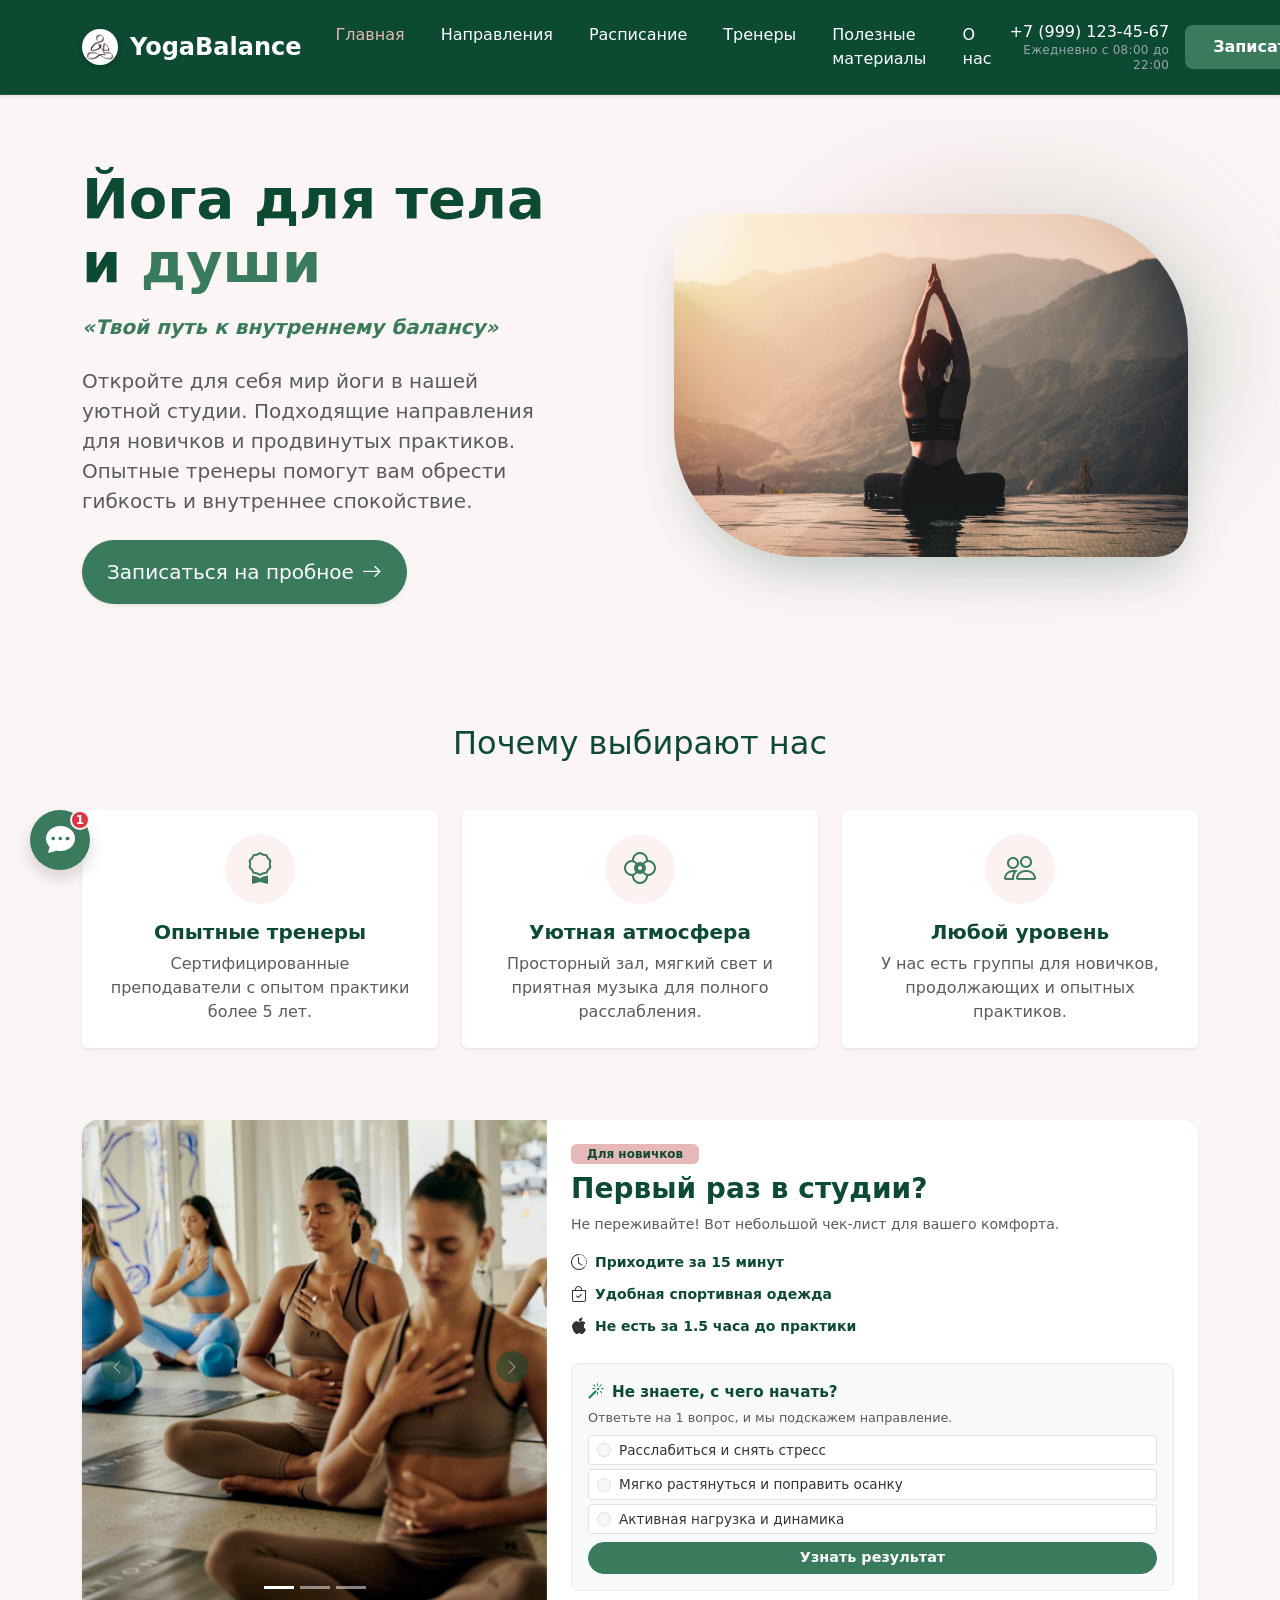
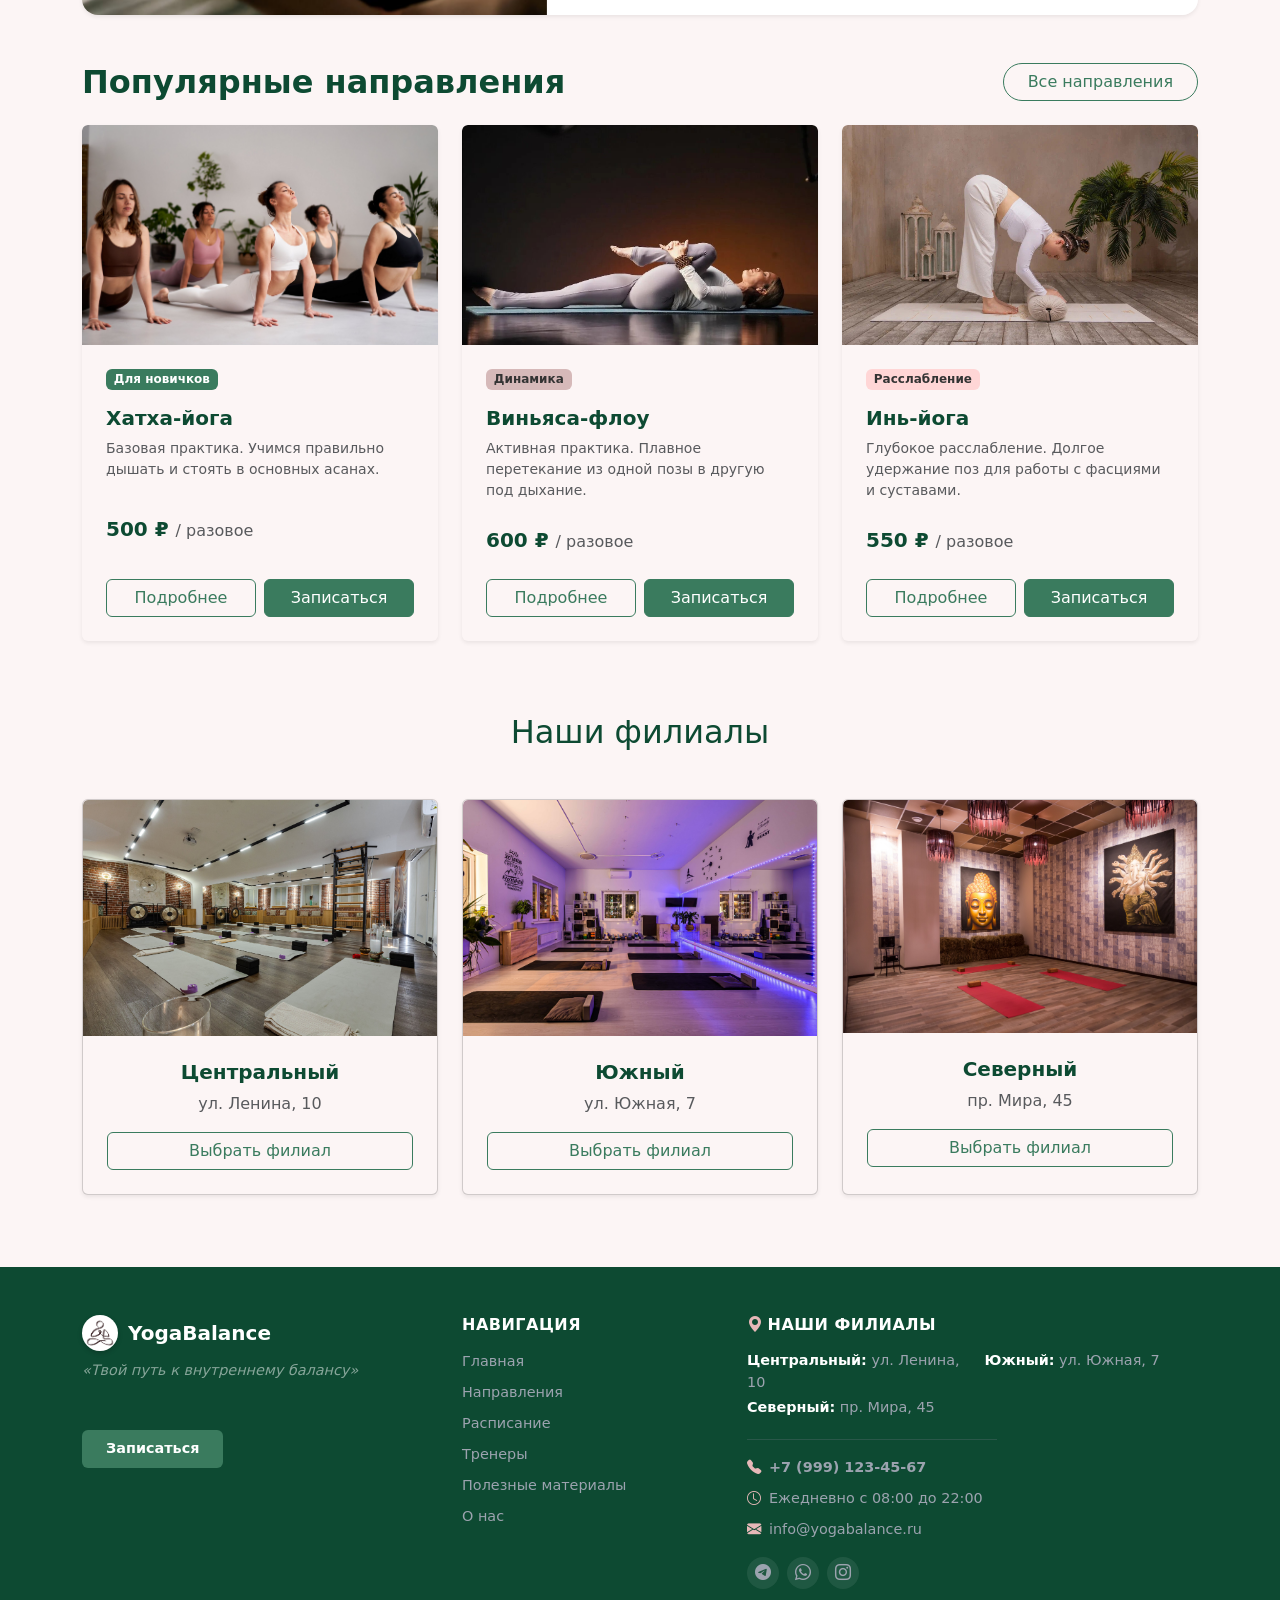
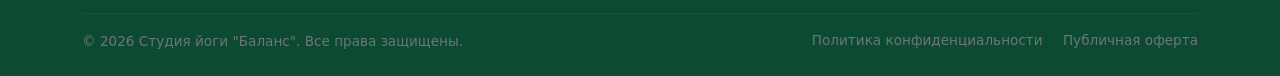
<file: index.html>
<!DOCTYPE html>
<html lang="ru">
<head>
    <meta charset="UTF-8">
    <meta name="viewport" content="width=device-width, initial-scale=1.0">
    <title>Главная – Студия йоги "Баланс"</title>
    <link href="https://cdn.jsdelivr.net/npm/bootstrap@5.3.3/dist/css/bootstrap.min.css" rel="stylesheet">
    <link rel="stylesheet" href="https://cdn.jsdelivr.net/npm/bootstrap-icons@1.11.1/font/bootstrap-icons.css">
    <link rel="stylesheet" href="css/custom.css">
</head>
<body>

    <nav class="navbar navbar-expand-lg navbar-custom sticky-top shadow-sm">
        <div class="container">
            <a class="navbar-brand navbar-brand-custom" href="index.html">
                <div class="logo-wrapper"><img src="images/yoga-up.png" alt="Логотип"></div>
                YogaBalance
            </a>
            <button class="navbar-toggler border-0" type="button" data-bs-toggle="collapse" data-bs-target="#mainNavbar">
                <span class="navbar-toggler-icon" style="filter: invert(1);"></span>
            </button>
            <div class="collapse navbar-collapse" id="mainNavbar">
                <ul class="navbar-nav mx-auto mb-2 mb-lg-0">
                    <li class="nav-item"><a class="nav-link nav-link-custom active" href="index.html">Главная</a></li>
                    <li class="nav-item"><a class="nav-link nav-link-custom" href="catalog.html">Направления</a></li>
                    <li class="nav-item"><a class="nav-link nav-link-custom" href="schedule.html">Расписание</a></li>
                    <li class="nav-item"><a class="nav-link nav-link-custom" href="trainers.html">Тренеры</a></li>
                    <li class="nav-item"><a class="nav-link nav-link-custom" href="materials.html">Полезные материалы</a></li>
                    <li class="nav-item"><a class="nav-link nav-link-custom" href="about.html">О нас</a></li>
                </ul>
                <div class="d-flex flex-column flex-lg-row align-items-center gap-3 mt-3 mt-lg-0">
                    <div class="d-flex flex-column text-center text-lg-end justify-content-center">
                        <a href="tel:+79991234567" class="nav-phone">+7 (999) 123-45-67</a>
                        <span class="nav-work-time">Ежедневно с 08:00 до 22:00</span>
                    </div>
                    <a href="order.html" class="btn btn-nav-order">Записаться</a>
                </div>
            </div>
        </div>
    </nav>

    <main>
        <section class="hero-section py-4 py-lg-5 my-2 my-lg-4 position-relative overflow-hidden">
            <div class="container position-relative z-2">
                <div class="row align-items-center g-5">
                    <div class="col-12 col-lg-6">
                        <div class="hero-content pe-lg-4">
                            <h2 class="display-4 fw-bold mb-3 text-dark" style="line-height: 1.15;">
                                Йога для тела <br>и <span style="color: #3a7b5e;">души</span>
                            </h2>
                            <p class="lead text-primary fw-bold mb-4 fst-italic">«Твой путь к внутреннему балансу»</p>
                            <p class="lead text-muted mb-4 pe-lg-5">
                                Откройте для себя мир йоги в нашей уютной студии. Подходящие направления для новичков и продвинутых практиков. Опытные тренеры помогут вам обрести гибкость и внутреннее спокойствие.
                            </p>
                            <div class="d-flex flex-column flex-sm-row gap-3 mt-4">
                                <button class="btn btn-primary btn-lg rounded-pill px-4 py-3 shadow-sm d-inline-flex align-items-center justify-content-center" data-bs-toggle="modal" data-bs-target="#orderModal">
                                    Записаться на пробное
                                    <i class="bi bi-arrow-right ms-2"></i>
                                </button>
                            </div>
                        </div>
                    </div>
                    <div class="col-12 col-lg-6">
                        <div class="hero-image-wrapper position-relative">
                            <div class="hero-blob"></div>
                            <img src="images/yoga.jpg" onerror="this.src='https://placehold.co/600x500/e0eafc/333333?text=Йога'" class="hero-img-custom img-fluid" alt="Йога">
                        </div>
                    </div>
                </div>
            </div>
        </section>

        <section class="container my-5 py-4">
            <h2 class="text-center mb-5 text-dark">Почему выбирают нас</h2>
            <div class="row g-4">
                <div class="col-12 col-md-4">
                    <div class="p-4 bg-white rounded h-100 shadow-sm text-center feature-box">
                        <div class="feature-icon mb-3 mx-auto"><i class="bi bi-award"></i></div>
                        <h3 class="h5 text-dark fw-bold">Опытные тренеры</h3>
                        <p class="mb-0 text-muted">Сертифицированные преподаватели с опытом практики более 5 лет.</p>
                    </div>
                </div>
                <div class="col-12 col-md-4">
                    <div class="p-4 bg-white rounded h-100 shadow-sm text-center feature-box">
                        <div class="feature-icon mb-3 mx-auto"><i class="bi bi-flower2"></i></div>
                        <h3 class="h5 text-dark fw-bold">Уютная атмосфера</h3>
                        <p class="mb-0 text-muted">Просторный зал, мягкий свет и приятная музыка для полного расслабления.</p>
                    </div>
                </div>
                <div class="col-12 col-md-4">
                    <div class="p-4 bg-white rounded h-100 shadow-sm text-center feature-box">
                        <div class="feature-icon mb-3 mx-auto"><i class="bi bi-people"></i></div>
                        <h3 class="h5 text-dark fw-bold">Любой уровень</h3>
                        <p class="mb-0 text-muted">У нас есть группы для новичков, продолжающих и опытных практиков.</p>
                    </div>
                </div>
            </div>
        </section>

        <!-- ЧЕК-ЛИСТ ДЛЯ НОВИЧКОВ (КОМПАКТНЫЙ) -->
        <section class="container my-5">
            <div class="card border-0 shadow-sm rounded-4 overflow-hidden">
                <div class="row g-0 align-items-stretch">
                    
                    <!-- Левая часть: Карусель (Картинка) -->
                    <div class="col-12 col-lg-5 position-relative" style="min-height: 450px;">
                        <div id="newbieCarousel" class="carousel slide carousel-fade h-100 position-absolute w-100" data-bs-ride="carousel">
                            <div class="carousel-indicators">
                                <button type="button" data-bs-target="#newbieCarousel" data-bs-slide-to="0" class="active"></button>
                                <button type="button" data-bs-target="#newbieCarousel" data-bs-slide-to="1"></button>
                                <button type="button" data-bs-target="#newbieCarousel" data-bs-slide-to="2"></button>
                            </div>
                            <div class="carousel-inner h-100">
                                <div class="carousel-item active h-100">
                                    <img src="images/first-time-1.jpg" onerror="this.src='https://placehold.co/800x1000/e0eafc/333333?text=Фото+1'" class="d-block w-100 h-100" style="object-fit: cover;" alt="Йога">
                                </div>
                                <div class="carousel-item h-100">
                                    <img src="images/first-time-2.jpg" onerror="this.src='https://placehold.co/800x1000/ffd6d6/333333?text=Фото+2'" class="d-block w-100 h-100" style="object-fit: cover;" alt="Йога">
                                </div>
                                <div class="carousel-item h-100">
                                    <img src="images/first-time-3.jpg" onerror="this.src='https://placehold.co/800x1000/d4edda/333333?text=Фото+3'" class="d-block w-100 h-100" style="object-fit: cover;" alt="Йога">
                                </div>
                            </div>
                            <button class="carousel-control-prev" type="button" data-bs-target="#newbieCarousel" data-bs-slide="prev">
                                <span class="carousel-control-prev-icon bg-dark rounded-circle p-2" style="background-size: 50%;" aria-hidden="true"></span>
                            </button>
                            <button class="carousel-control-next" type="button" data-bs-target="#newbieCarousel" data-bs-slide="next">
                                <span class="carousel-control-next-icon bg-dark rounded-circle p-2" style="background-size: 50%;" aria-hidden="true"></span>
                            </button>
                        </div>
                    </div>

                    <!-- Правая часть: Текст и Квиз -->
                    <div class="col-12 col-lg-7 p-4 bg-white d-flex flex-column justify-content-center">
                        <span class="badge mb-2 align-self-start px-3 py-1" style="background-color: #e6b8b8; color: #0d4a32;">Для новичков</span>
                        <h3 class="fw-bold mb-2 text-dark">Первый раз в студии?</h3>
                        <p class="text-muted small mb-3">Не переживайте! Вот небольшой чек-лист для вашего комфорта.</p>
                        
                        <ul class="list-unstyled mb-3">
                            <li class="mb-2 d-flex align-items-center">
                                <div class="checklist-icon me-2"><i class="bi bi-clock-history"></i></div>
                                <span class="fw-bold text-dark small">Приходите за 15 минут</span>
                            </li>
                            <li class="mb-2 d-flex align-items-center">
                                <div class="checklist-icon me-2"><i class="bi bi-bag-check"></i></div>
                                <span class="fw-bold text-dark small">Удобная спортивная одежда</span>
                            </li>
                            <li class="mb-0 d-flex align-items-center">
                                <div class="checklist-icon me-2"><i class="bi bi-apple"></i></div>
                                <span class="fw-bold text-dark small">Не есть за 1.5 часа до практики</span>
                            </li>
                        </ul>

                        <div class="quiz-box p-3 rounded-3 mt-2" style="background-color: #f8f9fa; border: 1px solid #e9ecef;">
                            <div class="d-flex align-items-center mb-1">
                                <i class="bi bi-magic text-success me-2"></i>
                                <h6 class="fw-bold text-dark mb-0" style="font-size: 0.95rem;">Не знаете, с чего начать?</h6>
                            </div>
                            <p class="text-muted mb-2" style="font-size: 0.8rem;">Ответьте на 1 вопрос, и мы подскажем направление.</p>
                            
                            <div class="d-flex flex-column gap-1 mb-2" id="quiz-options">
                                <label class="quiz-option px-2 py-1 rounded-1 bg-white border d-flex align-items-center cursor-pointer">
                                    <input type="radio" name="quizGoal" value="relax" class="form-check-input me-2 mt-0" style="width: 14px; height: 14px;">
                                    <span style="font-size: 0.85rem;">Расслабиться и снять стресс</span>
                                </label>
                                <label class="quiz-option px-2 py-1 rounded-1 bg-white border d-flex align-items-center cursor-pointer">
                                    <input type="radio" name="quizGoal" value="stretch" class="form-check-input me-2 mt-0" style="width: 14px; height: 14px;">
                                    <span style="font-size: 0.85rem;">Мягко растянуться и поправить осанку</span>
                                </label>
                                <label class="quiz-option px-2 py-1 rounded-1 bg-white border d-flex align-items-center cursor-pointer">
                                    <input type="radio" name="quizGoal" value="active" class="form-check-input me-2 mt-0" style="width: 14px; height: 14px;">
                                    <span style="font-size: 0.85rem;">Активная нагрузка и динамика</span>
                                </label>
                            </div>
                            
                            <button class="btn btn-primary btn-sm rounded-pill fw-bold w-100 py-1" onclick="showQuizResult()" style="font-size: 0.9rem;">Узнать результат</button>

                            <div id="quiz-result" class="mt-2 p-2 rounded-1 text-center" style="display: none; background-color: #d4edda; color: #0d4a32;">
                                <span class="fw-bold d-block" style="font-size: 0.9rem;" id="result-title">Вам подойдет...</span>
                                <span class="d-block mb-1" style="font-size: 0.8rem;" id="result-desc">...</span>
                                <a href="#" id="result-link" class="btn btn-sm btn-success rounded-pill px-3 py-0" style="font-size: 0.8rem;">Перейти к направлению</a>
                            </div>
                        </div>
                    </div>
                </div>
            </div>
        </section>

        <section class="container my-5 pb-4">
            <div class="d-flex justify-content-between align-items-center mb-4">
                <h2 class="mb-0 text-dark fw-bold">Популярные направления</h2>
                <a class="btn btn-outline-primary rounded-pill px-4" href="catalog.html">Все направления</a>
            </div>
            <div class="row g-4">
                <div class="col-12 col-md-6 col-lg-4">
                    <div class="card h-100 shadow-sm border-0 overflow-hidden">
                        <img src="images/yoga-hatha.jpg" onerror="this.src='https://placehold.co/400x300/e0eafc/333333?text=Хатха-йога'" class="card-img-top" style="height: 220px; object-fit: cover;" alt="Хатха-йога">
                        <div class="card-body p-4 d-flex flex-column">
                            <span class="badge mb-3 align-self-start" style="background-color: #3a7b5e;">Для новичков</span>
                            <h3 class="h5 text-dark fw-bold">Хатха-йога</h3>
                            <p class="text-muted small mb-4">Базовая практика. Учимся правильно дышать и стоять в основных асанах.</p>
                            <p class="fw-bold mb-4 mt-auto text-dark fs-5">500 ₽ <span class="text-muted fs-6 fw-normal">/ разовое</span></p>
                            <div class="d-flex gap-2 mt-auto">
                                <a class="btn btn-outline-primary w-50" href="product.html?direction=hatha">Подробнее</a>
                                <a class="btn btn-primary w-50" href="order.html?direction=hatha">Записаться</a>
                            </div>
                        </div>
                    </div>
                </div>
                <div class="col-12 col-md-6 col-lg-4">
                    <div class="card h-100 shadow-sm border-0 overflow-hidden">
                        <img src="images/yoga-vinyasa.jpg" onerror="this.src='https://placehold.co/400x300/ffd6d6/333333?text=Виньяса-флоу'" class="card-img-top" style="height: 220px; object-fit: cover;" alt="Виньяса-флоу">
                        <div class="card-body p-4 d-flex flex-column">
                            <span class="badge mb-3 align-self-start" style="background-color: #d6b9b9; color: #333;">Динамика</span>
                            <h3 class="h5 text-dark fw-bold">Виньяса-флоу</h3>
                            <p class="text-muted small mb-4">Активная практика. Плавное перетекание из одной позы в другую под дыхание.</p>
                            <p class="fw-bold mb-4 mt-auto text-dark fs-5">600 ₽ <span class="text-muted fs-6 fw-normal">/ разовое</span></p>
                            <div class="d-flex gap-2 mt-auto">
                                <a class="btn btn-outline-primary w-50" href="product.html?direction=vinyasa">Подробнее</a>
                                <a class="btn btn-primary w-50" href="order.html?direction=vinyasa">Записаться</a>
                            </div>
                        </div>
                    </div>
                </div>
                <div class="col-12 col-md-6 col-lg-4">
                    <div class="card h-100 shadow-sm border-0 overflow-hidden">
                        <img src="images/yoga-yin.jpg" onerror="this.src='https://placehold.co/400x300/d4edda/333333?text=Инь-йога'" class="card-img-top" style="height: 220px; object-fit: cover;" alt="Инь-йога">
                        <div class="card-body p-4 d-flex flex-column">
                            <span class="badge mb-3 align-self-start" style="background-color: #ffd6d6; color: #333;">Расслабление</span>
                            <h3 class="h5 text-dark fw-bold">Инь-йога</h3>
                            <p class="text-muted small mb-4">Глубокое расслабление. Долгое удержание поз для работы с фасциями и суставами.</p>
                            <p class="fw-bold mb-4 mt-auto text-dark fs-5">550 ₽ <span class="text-muted fs-6 fw-normal">/ разовое</span></p>
                            <div class="d-flex gap-2 mt-auto">
                                <a class="btn btn-outline-primary w-50" href="product.html?direction=yin">Подробнее</a>
                                <a class="btn btn-primary w-50" href="order.html?direction=yin">Записаться</a>
                            </div>
                        </div>
                    </div>
                </div>
            </div>
        </section>

        <section class="container my-5 pb-4">
            <h2 class="text-center mb-5 text-dark">Наши филиалы</h2>
            <div class="row g-4">
                <div class="col-12 col-md-4">
                    <div class="card shadow-sm h-100 text-center p-0 overflow-hidden">
                        <img src="images/location-center.jpg" onerror="this.src='https://placehold.co/400x250/e0eafc/333333?text=Центральный'" class="card-img-top" alt="Центральный филиал">
                        <div class="p-4">
                            <h3 class="h5 fw-bold text-dark">Центральный</h3>
                            <p class="text-muted mb-3">ул. Ленина, 10</p>
                            <a href="order.html" class="btn btn-outline-primary mt-auto w-100">Выбрать филиал</a>
                        </div>
                    </div>
                </div>
                <div class="col-12 col-md-4">
                    <div class="card shadow-sm h-100 text-center p-0 overflow-hidden">
                        <img src="images/location-park.jpg" onerror="this.src='https://placehold.co/400x250/ffd6d6/333333?text=Южный'" class="card-img-top" alt="Южный филиал">
                        <div class="p-4">
                            <h3 class="h5 fw-bold text-dark">Южный</h3>
                            <p class="text-muted mb-3">ул. Южная, 7</p>
                            <a href="order.html" class="btn btn-outline-primary mt-auto w-100">Выбрать филиал</a>
                        </div>
                    </div>
                </div>
                <div class="col-12 col-md-4">
                    <div class="card shadow-sm h-100 text-center p-0 overflow-hidden">
                        <img src="images/location-north.jpg" onerror="this.src='https://placehold.co/400x250/d4edda/333333?text=Северный'" class="card-img-top" alt="Северный филиал">
                        <div class="p-4">
                            <h3 class="h5 fw-bold text-dark">Северный</h3>
                            <p class="text-muted mb-3">пр. Мира, 45</p>
                            <a href="order.html" class="btn btn-outline-primary mt-auto w-100">Выбрать филиал</a>
                        </div>
                    </div>
                </div>
            </div>
        </section>
    </main>

    <footer class="pt-5 pb-4 mt-auto">
        <div class="container">
            <div class="row g-4 mb-4">
                <div class="col-12 col-lg-4">
                    <a href="index.html" class="d-flex align-items-center text-decoration-none mb-2">
                        <div class="logo-wrapper" style="width: 36px; height: 36px; margin-right: 10px;">
                            <img src="images/yoga-up.png" alt="Логотип">
                        </div>
                        <h5 class="fw-bold mb-0 text-white">YogaBalance</h5>
                    </a>
                    <p class="fst-italic text-white-50 mb-5">«Твой путь к внутреннему балансу»</p>
                    <a href="order.html" class="btn btn-footer-order">Записаться</a>
                </div>
                <div class="col-12 col-md-6 col-lg-3">
                    <h6 class="fw-bold mb-3 text-white text-uppercase">Навигация</h6>
                    <ul class="list-unstyled mb-0">
                        <li class="mb-2"><a href="index.html">Главная</a></li>
                        <li class="mb-2"><a href="catalog.html">Направления</a></li>
                        <li class="mb-2"><a href="schedule.html">Расписание</a></li>
                        <li class="mb-2"><a href="trainers.html">Тренеры</a></li>
                        <li class="mb-2"><a href="materials.html">Полезные материалы</a></li>
                        <li><a href="about.html">О нас</a></li>
                    </ul>
                </div>
                <div class="col-12 col-md-6 col-lg-5">
                    <h6 class="fw-bold mb-3 text-white text-uppercase">
                        <i class="bi bi-geo-alt-fill me-1" style="color: #e6b8b8;"></i>Наши филиалы
                    </h6>
                    <div class="row mb-3">
                        <div class="col-sm-6 mb-1"><span class="text-white fw-bold">Центральный:</span> ул. Ленина, 10</div>
                        <div class="col-sm-6 mb-1"><span class="text-white fw-bold">Южный:</span> ул. Южная, 7</div>
                        <div class="col-sm-6 mb-1"><span class="text-white fw-bold">Северный:</span> пр. Мира, 45</div>
                    </div>
                    <hr class="border-secondary my-3" style="max-width: 250px; opacity: 0.3;">
                    <div class="mb-0">
                        <p class="mb-2"><i class="bi bi-telephone-fill me-2"></i><a href="tel:+79991234567" class="footer-contact-link fw-bold">+7 (999) 123-45-67</a></p>
                        <p class="mb-2"><i class="bi bi-clock me-2"></i>Ежедневно с 08:00 до 22:00</p>
                        <p class="mb-3"><i class="bi bi-envelope-fill me-2"></i><a href="mailto:info@yogabalance.ru" class="footer-contact-link">info@yogabalance.ru</a></p>
                        <div class="d-flex gap-2">
                            <a href="#" class="social-icon"><i class="bi bi-telegram"></i></a>
                            <a href="#" class="social-icon"><i class="bi bi-whatsapp"></i></a>
                            <a href="#" class="social-icon"><i class="bi bi-instagram"></i></a>
                        </div>
                    </div>
                </div>
            </div>
            <hr class="border-secondary mb-3" style="opacity: 0.2;">
            <div class="row align-items-center">
                <div class="col-md-6 text-center text-md-start footer-copy">
                    &copy; 2026 Студия йоги "Баланс". Все права защищены.
                </div>
                <div class="col-md-6 text-center text-md-end mt-2 mt-md-0 footer-copy">
                    <a href="#" class="me-3">Политика конфиденциальности</a>
                    <a href="#">Публичная оферта</a>
                </div>
            </div>
        </div>
    </footer>

    <!-- МОДАЛЬНОЕ ОКНО -->
    <div class="modal fade" id="orderModal" tabindex="-1" aria-labelledby="orderModalLabel" aria-hidden="true">
        <div class="modal-dialog modal-dialog-centered modal-lg">
            <div class="modal-content">
                <form id="quickOrderForm">
                    <div class="modal-header bg-primary text-white">
                        <h5 class="modal-title fw-bold" id="orderModalLabel">Запись на пробное занятие</h5>
                        <button type="button" class="btn-close btn-close-white" data-bs-dismiss="modal" aria-label="Закрыть"></button>
                    </div>
                    <div class="modal-body">
                        <p class="text-muted mb-4">Оставьте свои контакты, и мы свяжемся с вами для подтверждения. Первое занятие — бесплатно!</p>
                        <div class="row g-3">
                            <div class="col-12">
                                <label for="modalName" class="form-label fw-bold small text-muted">Ваше имя *</label>
                                <input type="text" class="form-control form-control-lg bg-light" id="modalName" placeholder="Николай Иванов" minlength="2" maxlength="30" required>
                            </div>
                            <div class="col-12 col-md-6">
                                <label for="modalPhone" class="form-label fw-bold small text-muted">Номер телефона *</label>
                                <div class="input-group input-group-lg">
                                    <span class="input-group-text bg-light">🇷🇺 +7</span>
                                    <input type="tel" class="form-control bg-light" id="modalPhone" placeholder="(999) 999-9999" pattern="[0-9+\(\)\-\s]{10,18}" maxlength="18" required>
                                </div>
                            </div>
                            <div class="col-12 col-md-6">
                                <label for="modalAddress" class="form-label fw-bold small text-muted">Клуб (Филиал) *</label>
                                <select class="form-select form-select-lg bg-light" id="modalAddress" required>
                                    <option value="" selected disabled>Выберите филиал...</option>
                                    <option value="center">Центральный (ул. Ленина, 10)</option>
                                    <option value="north">Северный (пр. Мира, 45)</option>
                                    <option value="south">Южный (ул. Южная, 7)</option>
                                </select>
                            </div>
                            <div class="col-12">
                                <label for="modalEmail" class="form-label fw-bold small text-muted">Почта</label>
                                <input type="email" class="form-control form-control-lg bg-light" id="modalEmail" placeholder="test@mail.ru">
                            </div>
                            <div class="col-12 mt-3">
                                <div class="form-check">
                                    <input class="form-check-input" type="checkbox" id="modalAgree" required>
                                    <label class="form-check-label text-muted" for="modalAgree">Согласен на обработку данных *</label>
                                </div>
                            </div>
                        </div>
                    </div>
                    <div class="modal-footer justify-content-between">
                        <button type="button" class="btn btn-outline-secondary btn-lg rounded-pill px-4" data-bs-dismiss="modal">Отмена</button>
                        <button type="submit" class="btn btn-primary btn-lg rounded-pill px-5 shadow">Отправить</button>
                    </div>
                </form>
            </div>
        </div>
    </div>

    <button id="scrollTopBtn" class="btn" aria-label="Наверх">
        <img src="images/yoga-up.png" alt="Наверх">
    </button>

    <!-- ВИДЖЕТ КОНСУЛЬТАНТА -->
    <div class="consultant-widget">
        <div class="consultant-popup" id="consultantPopup">
            <button type="button" class="btn-close consultant-close" aria-label="Закрыть" onclick="toggleConsultant()"></button>
            <div class="d-flex align-items-center mb-3">
                <div class="consultant-avatar me-3"><i class="bi bi-person-badge"></i></div>
                <div>
                    <h6 class="fw-bold mb-0 text-dark">Анна, менеджер</h6>
                    <small class="text-success"><i class="bi bi-circle-fill" style="font-size: 0.5rem; vertical-align: middle;"></i> Онлайн</small>
                </div>
            </div>
            <p class="text-muted small mb-3">Здравствуйте! Помочь вам выбрать направление или ответить на вопросы?</p>
            <div class="d-grid gap-2">
                <a href="https://wa.me/79991234567" target="_blank" class="btn btn-success btn-sm rounded-pill text-start"><i class="bi bi-whatsapp me-2"></i> Написать в WhatsApp</a>
                <a href="https://t.me/yogabalance" target="_blank" class="btn btn-primary btn-sm rounded-pill text-start" style="background-color: #0088cc; border-color: #0088cc;"><i class="bi bi-telegram me-2"></i> Написать в Telegram</a>
                <a href="tel:+79991234567" class="btn btn-outline-secondary btn-sm rounded-pill text-start"><i class="bi bi-telephone me-2"></i> Позвонить</a>
            </div>
        </div>
        <button class="consultant-btn shadow" onclick="toggleConsultant()" aria-label="Связаться с консультантом">
            <i class="bi bi-chat-dots-fill"></i>
            <span class="consultant-badge">1</span>
        </button>
    </div>

    <!-- КОНТЕЙНЕР ДЛЯ ВСПЛЫВАЮЩИХ УВЕДОМЛЕНИЙ (ТОСТОВ) -->
    <div class="toast-container position-fixed top-0 end-0 p-3" style="z-index: 1090;">
        <div id="successToast" class="toast align-items-center border-0 shadow-lg" role="alert" aria-live="assertive" aria-atomic="true" style="background-color: #ffffff; border-radius: 12px;">
            <div class="d-flex p-2">
                <div class="toast-body d-flex align-items-center">
                    <div class="bg-success bg-opacity-25 rounded-circle d-flex align-items-center justify-content-center me-3" style="width: 40px; height: 40px;">
                        <i class="bi bi-check-lg text-success fs-5"></i>
                    </div>
                    <div>
                        <h6 class="fw-bold mb-0 text-dark" id="toastTitle">Успешно!</h6>
                        <span class="text-muted small" id="toastMessage">Ваша заявка принята.</span>
                    </div>
                </div>
                <button type="button" class="btn-close me-2 m-auto" data-bs-dismiss="toast" aria-label="Закрыть"></button>
            </div>
        </div>
    </div>

    <script src="https://cdn.jsdelivr.net/npm/bootstrap@5.3.3/dist/js/bootstrap.bundle.min.js"></script>
    <script>
        function toggleConsultant() {
            const popup = document.getElementById('consultantPopup');
            const badge = document.querySelector('.consultant-badge');
            if (popup.classList.contains('show-popup')) {
                popup.classList.remove('show-popup');
            } else {
                popup.classList.add('show-popup');
                if (badge) badge.style.display = 'none'; 
            }
        }

        function showQuizResult() {
            const selected = document.querySelector('input[name="quizGoal"]:checked');
            if (!selected) {
                alert('Пожалуйста, выберите один из вариантов!');
                return;
            }
            const goal = selected.value;
            const resultBox = document.getElementById('quiz-result');
            const title = document.getElementById('result-title');
            const desc = document.getElementById('result-desc');
            const link = document.getElementById('result-link');

            if (goal === 'relax') {
                title.textContent = 'Идеально: Инь-йога';
                desc.textContent = 'Медленная практика с долгим удержанием поз. Поможет снять напряжение.';
                link.href = 'product.html?direction=yin';
            } else if (goal === 'stretch') {
                title.textContent = 'Идеально: Хатха-йога';
                desc.textContent = 'Классическая практика. Уделяем время правильной технике.';
                link.href = 'product.html?direction=hatha';
            } else if (goal === 'active') {
                title.textContent = 'Идеально: Виньяса-флоу';
                desc.textContent = 'Активная динамичная практика. Вы почувствуете связь дыхания.';
                link.href = 'product.html?direction=vinyasa';
            }
            resultBox.style.display = 'block';
            resultBox.scrollIntoView({ behavior: 'smooth', block: 'nearest' });
        }

        function showCustomToast(title, message) {
            document.getElementById('toastTitle').textContent = title;
            document.getElementById('toastMessage').textContent = message;
            const toastElement = document.getElementById('successToast');
            const toast = new bootstrap.Toast(toastElement, { delay: 5000 });
            toast.show();
        }

        const phoneInput = document.getElementById('modalPhone');
        if (phoneInput) {
            phoneInput.addEventListener('input', function () {
                this.value = this.value.replace(/[^0-9+\-\(\)\s]/g, '');
            });
        }
        
        document.getElementById('quickOrderForm').addEventListener('submit', function(event) {
            event.preventDefault(); 
            showCustomToast('Заявка принята!', 'Мы свяжемся с вами в ближайшее время.');
            this.reset(); 
            const modal = bootstrap.Modal.getInstance(document.getElementById('orderModal'));
            modal.hide();
        });

        const scrollTopBtn = document.getElementById('scrollTopBtn');
        window.onscroll = function() {
            if (document.body.scrollTop > 300 || document.documentElement.scrollTop > 300) {
                scrollTopBtn.style.display = 'block';
            } else {
                scrollTopBtn.style.display = 'none';
            }
        };
        scrollTopBtn.addEventListener('click', () => {
            window.scrollTo({ top: 0, behavior: 'smooth' });
        });
    </script>
</body>
</html>
</file>
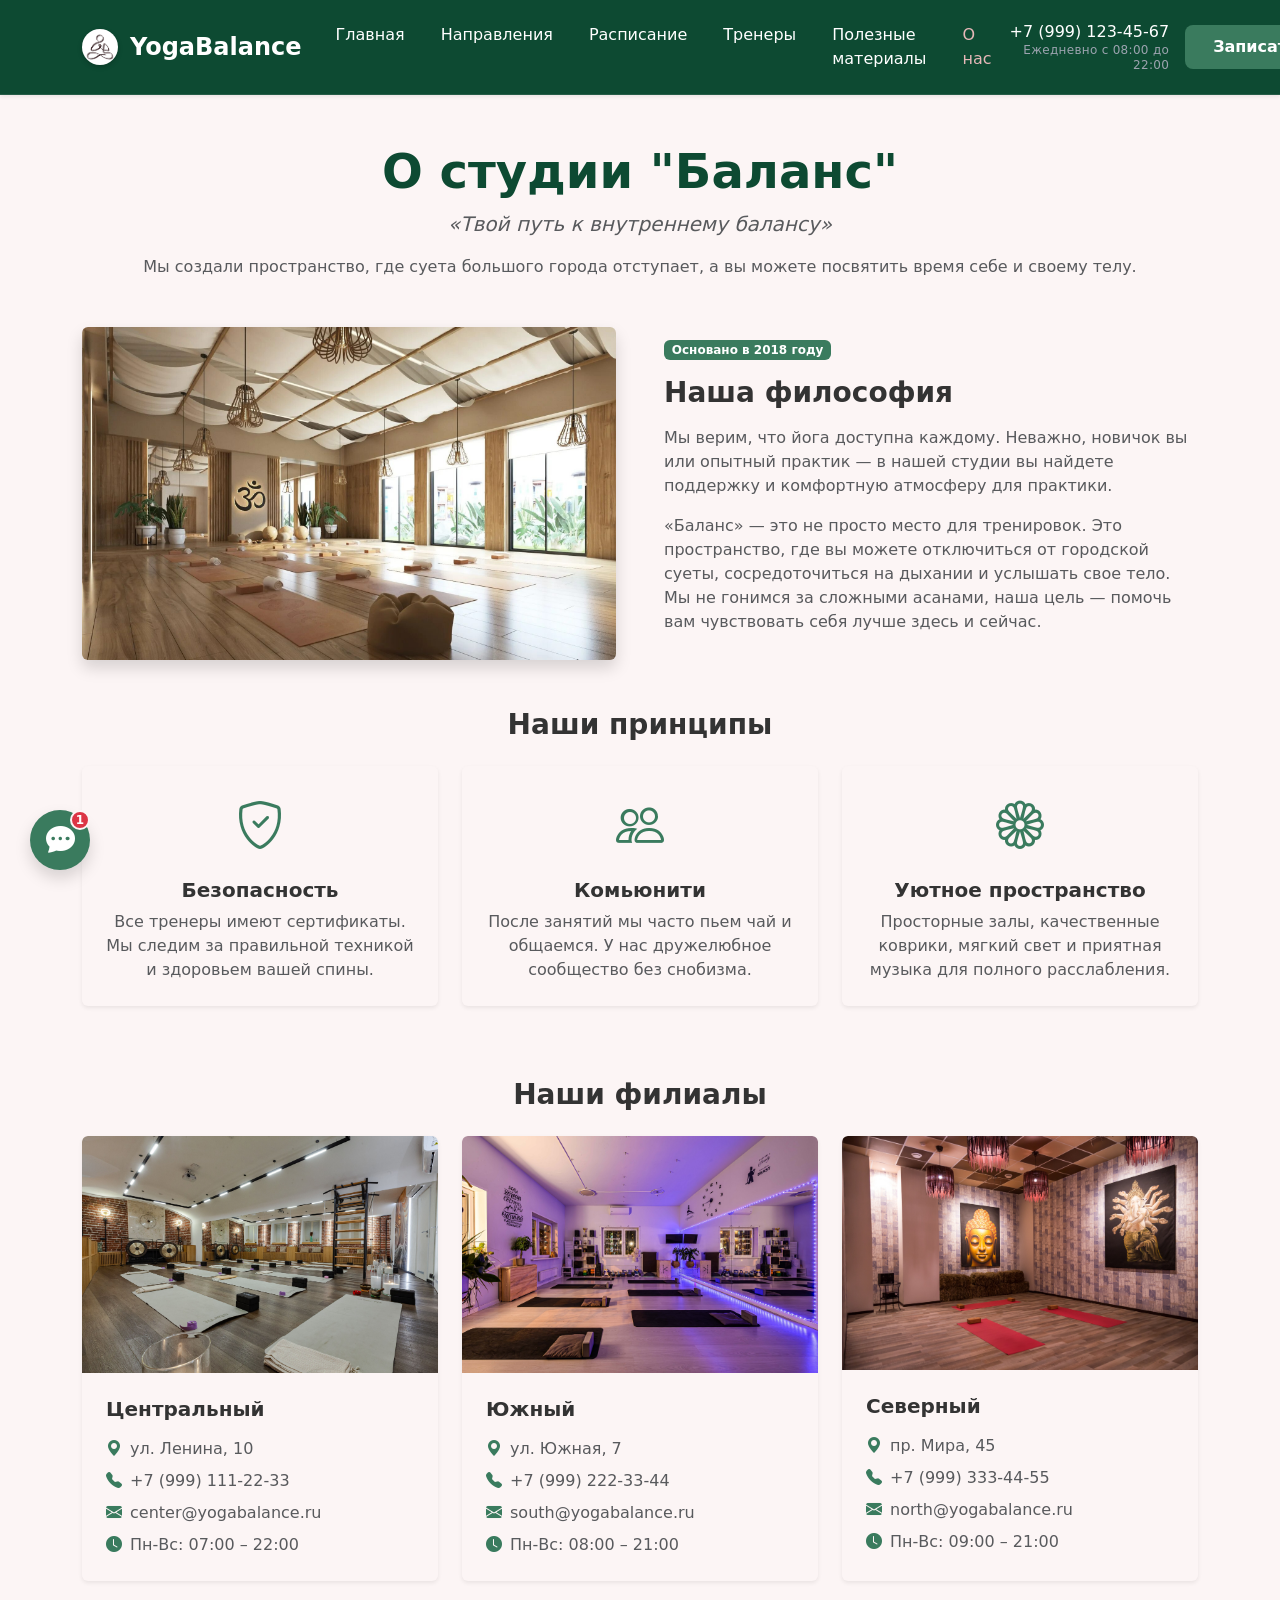
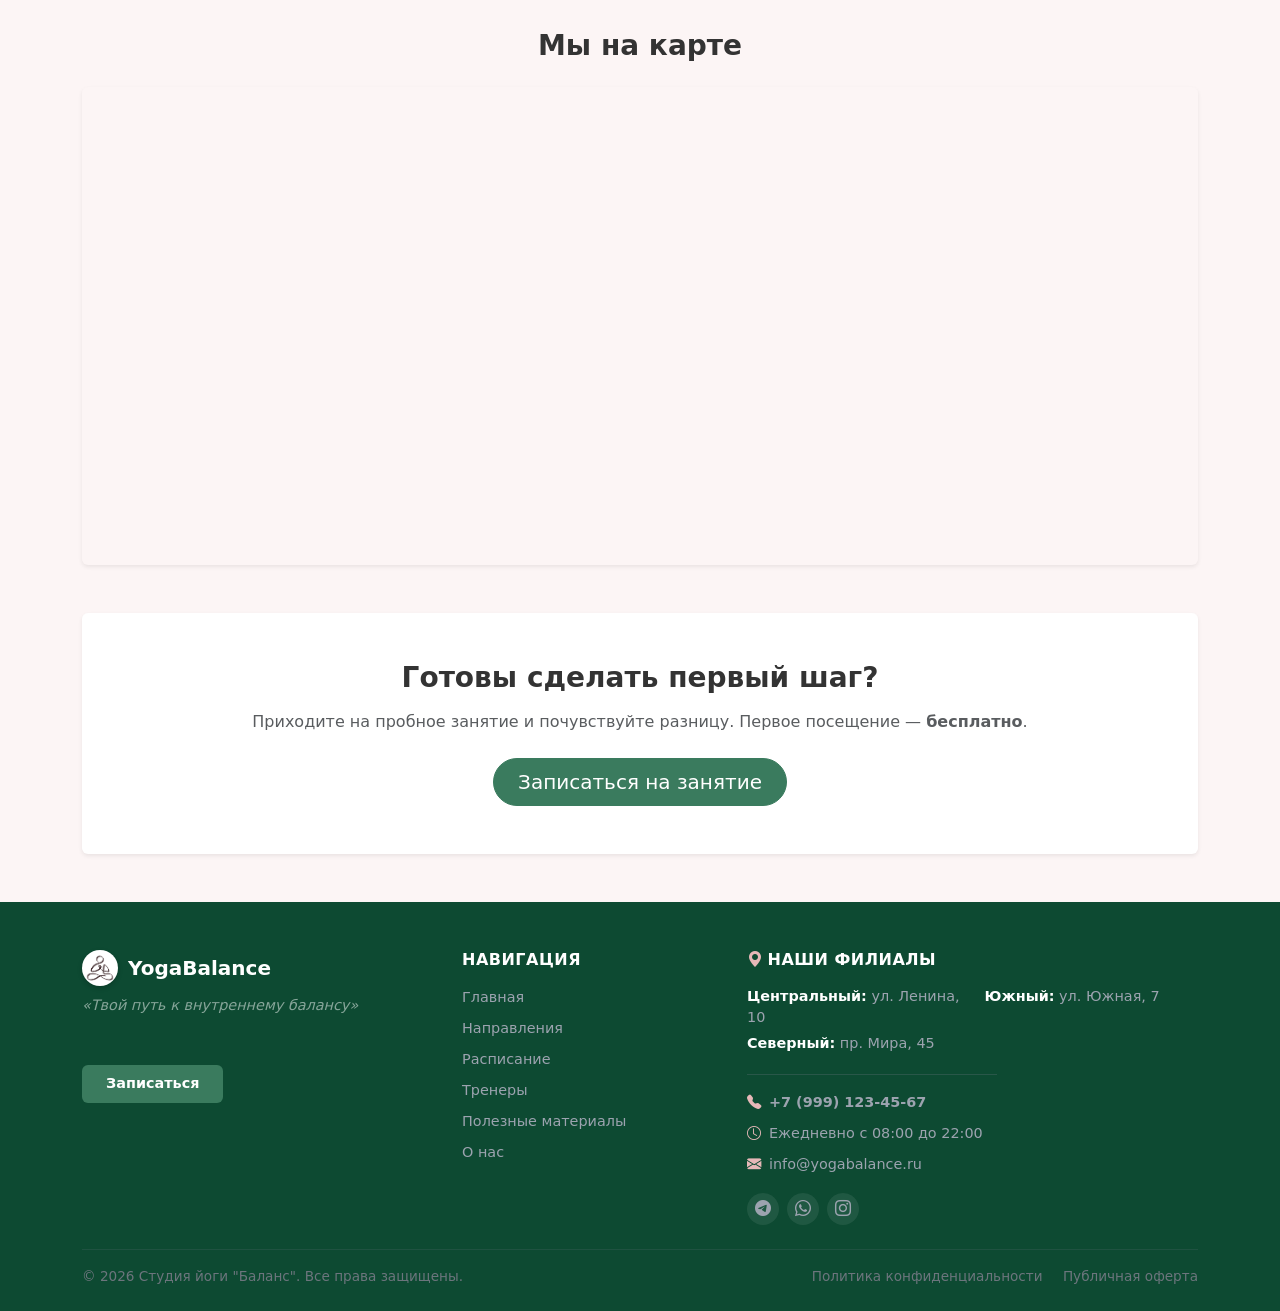
<file: about.html>
<!DOCTYPE html>
<html lang="ru">
<head>
    <meta charset="UTF-8">
    <meta name="viewport" content="width=device-width, initial-scale=1.0">
    <title>О нас – Студия йоги "Баланс"</title>
    <link href="https://cdn.jsdelivr.net/npm/bootstrap@5.3.3/dist/css/bootstrap.min.css" rel="stylesheet">
    <link rel="stylesheet" href="https://cdn.jsdelivr.net/npm/bootstrap-icons@1.11.1/font/bootstrap-icons.css">
    <link rel="stylesheet" href="css/custom.css">
</head>
<body>

    <nav class="navbar navbar-expand-lg navbar-custom sticky-top shadow-sm">
        <div class="container">
            <a class="navbar-brand navbar-brand-custom" href="index.html">
                <div class="logo-wrapper"><img src="images/yoga-up.png" alt="Логотип"></div>
                YogaBalance
            </a>
            <button class="navbar-toggler border-0" type="button" data-bs-toggle="collapse" data-bs-target="#mainNavbar">
                <span class="navbar-toggler-icon" style="filter: invert(1);"></span>
            </button>
            <div class="collapse navbar-collapse" id="mainNavbar">
                <ul class="navbar-nav mx-auto mb-2 mb-lg-0">
                    <li class="nav-item"><a class="nav-link nav-link-custom" href="index.html">Главная</a></li>
                    <li class="nav-item"><a class="nav-link nav-link-custom" href="catalog.html">Направления</a></li>
                    <li class="nav-item"><a class="nav-link nav-link-custom" href="schedule.html">Расписание</a></li>
                    <li class="nav-item"><a class="nav-link nav-link-custom" href="trainers.html">Тренеры</a></li>
                    <li class="nav-item"><a class="nav-link nav-link-custom" href="materials.html">Полезные материалы</a></li>
                    <li class="nav-item"><a class="nav-link nav-link-custom active" href="about.html">О нас</a></li>
                </ul>
                <div class="d-flex flex-column flex-lg-row align-items-center gap-3 mt-3 mt-lg-0">
                    <div class="d-flex flex-column text-center text-lg-end justify-content-center">
                        <!-- Убрали lh-1 и mb-1 -->
                        <a href="tel:+79991234567" class="nav-phone">+7 (999) 123-45-67</a>
                        <span class="nav-work-time">Ежедневно с 08:00 до 22:00</span>
                    </div>
                    <a href="order.html" class="btn btn-nav-order">Записаться</a>
                </div>
            </div>
        </div>
    </nav>

    <main class="container my-5">
        <div class="text-center mb-5">
            <h2 class="display-5 fw-bold text-dark">О студии "Баланс"</h2>
            <p class="lead text-muted fst-italic">«Твой путь к внутреннему балансу»</p>
            <p class="text-muted mt-2">Мы создали пространство, где суета большого города отступает, а вы можете посвятить время себе и своему телу.</p>
        </div>

        <div class="row align-items-center g-5 mb-5">
            <div class="col-12 col-lg-6">
                <img src="images/studio-interior.jpg" onerror="this.src='https://placehold.co/600x450/e0eafc/333333?text=Наш+зал'" alt="Зал студии" class="img-fluid rounded shadow">
            </div>
            <div class="col-12 col-lg-6">
                <span class="badge mb-3" style="background-color: #3a7b5e;">Основано в 2018 году</span>
                <h3 class="fw-bold mb-3">Наша философия</h3>
                <p class="text-muted">Мы верим, что йога доступна каждому. Неважно, новичок вы или опытный практик — в нашей студии вы найдете поддержку и комфортную атмосферу для практики.</p>
                <p class="text-muted">«Баланс» — это не просто место для тренировок. Это пространство, где вы можете отключиться от городской суеты, сосредоточиться на дыхании и услышать свое тело. Мы не гонимся за сложными асанами, наша цель — помочь вам чувствовать себя лучше здесь и сейчас.</p>
            </div>
        </div>

        <h3 class="text-center fw-bold mb-4 mt-5">Наши принципы</h3>
        <div class="row g-4 mb-5 pb-4">
            <div class="col-12 col-md-4">
                <div class="card h-100 shadow-sm border-0 p-4 text-center">
                    <div class="mb-3" style="color: #3a7b5e;"><i class="bi bi-shield-check" style="font-size: 3rem;"></i></div>
                    <h4 class="h5 fw-bold">Безопасность</h4>
                    <p class="text-muted mb-0">Все тренеры имеют сертификаты. Мы следим за правильной техникой и здоровьем вашей спины.</p>
                </div>
            </div>
            <div class="col-12 col-md-4">
                <div class="card h-100 shadow-sm border-0 p-4 text-center">
                    <div class="mb-3" style="color: #3a7b5e;"><i class="bi bi-people" style="font-size: 3rem;"></i></div>
                    <h4 class="h5 fw-bold">Комьюнити</h4>
                    <p class="text-muted mb-0">После занятий мы часто пьем чай и общаемся. У нас дружелюбное сообщество без снобизма.</p>
                </div>
            </div>
            <div class="col-12 col-md-4">
                <div class="card h-100 shadow-sm border-0 p-4 text-center">
                    <div class="mb-3" style="color: #3a7b5e;"><i class="bi bi-flower1" style="font-size: 3rem;"></i></div>
                    <h4 class="h5 fw-bold">Уютное пространство</h4>
                    <p class="text-muted mb-0">Просторные залы, качественные коврики, мягкий свет и приятная музыка для полного расслабления.</p>
                </div>
            </div>
        </div>

        <h3 class="text-center fw-bold mb-4 mt-5">Наши филиалы</h3>
        <div class="row g-4 mb-5">
            <div class="col-12 col-md-4">
                <div class="card h-100 shadow-sm border-0 overflow-hidden">
                    <img src="images/location-center.jpg" onerror="this.src='https://placehold.co/400x250/e0eafc/333333?text=Центральный'" class="card-img-top" alt="Центральный филиал">
                    <div class="p-4 text-start">
                        <h4 class="h5 fw-bold mb-3">Центральный</h4>
                        <p class="text-muted mb-2"><i class="bi bi-geo-alt-fill me-2" style="color: #3a7b5e;"></i>ул. Ленина, 10</p>
                        <p class="text-muted mb-2"><i class="bi bi-telephone-fill me-2" style="color: #3a7b5e;"></i>+7 (999) 111-22-33</p>
                        <p class="text-muted mb-2"><i class="bi bi-envelope-fill me-2" style="color: #3a7b5e;"></i>center@yogabalance.ru</p>
                        <p class="text-muted mb-0"><i class="bi bi-clock-fill me-2" style="color: #3a7b5e;"></i>Пн-Вс: 07:00 – 22:00</p>
                    </div>
                </div>
            </div>
            <div class="col-12 col-md-4">
                <div class="card h-100 shadow-sm border-0 overflow-hidden">
                    <img src="images/location-park.jpg" onerror="this.src='https://placehold.co/400x250/ffd6d6/333333?text=Южный'" class="card-img-top" alt="Южный филиал">
                    <div class="p-4 text-start">
                        <h4 class="h5 fw-bold mb-3">Южный</h4>
                        <p class="text-muted mb-2"><i class="bi bi-geo-alt-fill me-2" style="color: #3a7b5e;"></i>ул. Южная, 7</p>
                        <p class="text-muted mb-2"><i class="bi bi-telephone-fill me-2" style="color: #3a7b5e;"></i>+7 (999) 222-33-44</p>
                        <p class="text-muted mb-2"><i class="bi bi-envelope-fill me-2" style="color: #3a7b5e;"></i>south@yogabalance.ru</p>
                        <p class="text-muted mb-0"><i class="bi bi-clock-fill me-2" style="color: #3a7b5e;"></i>Пн-Вс: 08:00 – 21:00</p>
                    </div>
                </div>
            </div>
            <div class="col-12 col-md-4">
                <div class="card h-100 shadow-sm border-0 overflow-hidden">
                    <img src="images/location-north.jpg" onerror="this.src='https://placehold.co/400x250/d4edda/333333?text=Северный'" class="card-img-top" alt="Северный филиал">
                    <div class="p-4 text-start">
                        <h4 class="h5 fw-bold mb-3">Северный</h4>
                        <p class="text-muted mb-2"><i class="bi bi-geo-alt-fill me-2" style="color: #3a7b5e;"></i>пр. Мира, 45</p>
                        <p class="text-muted mb-2"><i class="bi bi-telephone-fill me-2" style="color: #3a7b5e;"></i>+7 (999) 333-44-55</p>
                        <p class="text-muted mb-2"><i class="bi bi-envelope-fill me-2" style="color: #3a7b5e;"></i>north@yogabalance.ru</p>
                        <p class="text-muted mb-0"><i class="bi bi-clock-fill me-2" style="color: #3a7b5e;"></i>Пн-Вс: 09:00 – 21:00</p>
                    </div>
                </div>
            </div>
        </div>

        <h3 class="text-center fw-bold mb-4 mt-5" id="map">Мы на карте</h3>
        <div class="row justify-content-center mb-5">
            <div class="col-12">
                <div class="card shadow-sm border-0 overflow-hidden rounded">
                    <div class="ratio ratio-21x9">
                        <iframe src="https://yandex.ru/map-widget/v1/?um=constructor%3Ab1c4456f34150367a081c53de7284b96706d46b7a618d76dfb80656fba0257b6&amp;source=constructor" width="100%" height="100%" frameborder="0"></iframe>
                    </div>
                </div>
            </div>
        </div>

        <div class="bg-white rounded p-5 text-center shadow-sm mt-5">
            <h3 class="fw-bold mb-3">Готовы сделать первый шаг?</h3>
            <p class="text-muted mb-4">Приходите на пробное занятие и почувствуйте разницу. Первое посещение — <strong>бесплатно</strong>.</p>
            <a href="order.html" class="btn btn-primary btn-lg px-4 rounded-pill">Записаться на занятие</a>
        </div>
    </main>

    <footer class="pt-5 pb-4 mt-auto">
        <div class="container">
            <div class="row g-4 mb-4">
                
                <!-- 1. Логотип, слоган и кнопка -->
                <div class="col-12 col-lg-4">
                    <a href="index.html" class="d-flex align-items-center text-decoration-none mb-2">
                        <div class="logo-wrapper" style="width: 36px; height: 36px; margin-right: 10px;">
                            <img src="images/yoga-up.png" alt="Логотип">
                        </div>
                        <h5 class="fw-bold mb-0 text-white">YogaBalance</h5>
                    </a>
                    <p class="fst-italic text-white-50 mb-5">«Твой путь к внутреннему балансу»</p>
                    <a href="order.html" class="btn btn-footer-order">Записаться</a>
                </div>

                <!-- 2. Навигация -->
                <div class="col-12 col-md-6 col-lg-3">
                    <h6 class="fw-bold mb-3 text-white text-uppercase">Навигация</h6>
                    <ul class="list-unstyled mb-0">
                        <li class="mb-2"><a href="index.html">Главная</a></li>
                        <li class="mb-2"><a href="catalog.html">Направления</a></li>
                        <li class="mb-2"><a href="schedule.html">Расписание</a></li>
                        <li class="mb-2"><a href="trainers.html">Тренеры</a></li>
                        <li class="mb-2"><a href="materials.html">Полезные материалы</a></li>
                        <li><a href="about.html">О нас</a></li>
                    </ul>
                </div>

                <!-- 3. Филиалы и контакты -->
                <div class="col-12 col-md-6 col-lg-5">
                    <h6 class="fw-bold mb-3 text-white text-uppercase">
                        <i class="bi bi-geo-alt-fill me-1" style="color: #e6b8b8;"></i>Наши филиалы
                    </h6>
                    
                    <div class="row mb-3">
                        <div class="col-sm-6 mb-1"><span class="text-white fw-bold">Центральный:</span> ул. Ленина, 10</div>
                        <div class="col-sm-6 mb-1"><span class="text-white fw-bold">Южный:</span> ул. Южная, 7</div>
                        <div class="col-sm-6 mb-1"><span class="text-white fw-bold">Северный:</span> пр. Мира, 45</div>
                    </div>
                    
                    <hr class="border-secondary my-3" style="max-width: 250px; opacity: 0.3;">

                    <div class="mb-0">
                        <p class="mb-2"><i class="bi bi-telephone-fill me-2"></i><a href="tel:+79991234567" class="footer-contact-link fw-bold">+7 (999) 123-45-67</a></p>
                        <p class="mb-2"><i class="bi bi-clock me-2"></i>Ежедневно с 08:00 до 22:00</p>
                        <p class="mb-3"><i class="bi bi-envelope-fill me-2"></i><a href="mailto:info@yogabalance.ru" class="footer-contact-link">info@yogabalance.ru</a></p>
                        
                        <div class="d-flex gap-2">
                            <a href="#" class="social-icon"><i class="bi bi-telegram"></i></a>
                            <a href="#" class="social-icon"><i class="bi bi-whatsapp"></i></a>
                            <a href="#" class="social-icon"><i class="bi bi-instagram"></i></a>
                        </div>
                    </div>
                </div>

            </div>
            
            <hr class="border-secondary mb-3" style="opacity: 0.2;">
            
            <div class="row align-items-center">
                <div class="col-md-6 text-center text-md-start footer-copy">
                    &copy; 2026 Студия йоги "Баланс". Все права защищены.
                </div>
                <div class="col-md-6 text-center text-md-end mt-2 mt-md-0 footer-copy">
                    <a href="#" class="me-3">Политика конфиденциальности</a>
                    <a href="#">Публичная оферта</a>
                </div>
            </div>
        </div>
    </footer>

    <button id="scrollTopBtn" class="btn" aria-label="Наверх">
        <img src="images/yoga-up.png" alt="Наверх">
    </button>

    <!-- ВИДЖЕТ КОНСУЛЬТАНТА (ЧАТ) -->
    <div class="consultant-widget">
        <!-- Само всплывающее окно -->
        <div class="consultant-popup" id="consultantPopup">
            <button type="button" class="btn-close consultant-close" aria-label="Закрыть" onclick="toggleConsultant()"></button>
            <div class="d-flex align-items-center mb-3">
                <div class="consultant-avatar me-3">
                    <i class="bi bi-person-badge"></i>
                </div>
                <div>
                    <h6 class="fw-bold mb-0 text-dark">Анна, менеджер</h6>
                    <small class="text-success"><i class="bi bi-circle-fill" style="font-size: 0.5rem; vertical-align: middle;"></i> Онлайн</small>
                </div>
            </div>
            <p class="text-muted small mb-3">Здравствуйте! Помочь вам выбрать направление или ответить на вопросы?</p>
            <div class="d-grid gap-2">
                <a href="https://wa.me/79991234567" target="_blank" class="btn btn-success btn-sm rounded-pill text-start">
                    <i class="bi bi-whatsapp me-2"></i> Написать в WhatsApp
                </a>
                <a href="https://t.me/yogabalance" target="_blank" class="btn btn-primary btn-sm rounded-pill text-start" style="background-color: #0088cc; border-color: #0088cc;">
                    <i class="bi bi-telegram me-2"></i> Написать в Telegram
                </a>
                <a href="tel:+79991234567" class="btn btn-outline-secondary btn-sm rounded-pill text-start">
                    <i class="bi bi-telephone me-2"></i> Позвонить
                </a>
            </div>
        </div>

        <!-- Кнопка вызова консультанта -->
        <button class="consultant-btn shadow" onclick="toggleConsultant()" aria-label="Связаться с консультантом">
            <i class="bi bi-chat-dots-fill"></i>
            <span class="consultant-badge">1</span>
        </button>
    </div>

    <script src="https://cdn.jsdelivr.net/npm/bootstrap@5.3.3/dist/js/bootstrap.bundle.min.js"></script>
    <script>
        // Скрипт для виджета консультанта
        function toggleConsultant() {
            const popup = document.getElementById('consultantPopup');
            const badge = document.querySelector('.consultant-badge');
            
            if (popup.classList.contains('show-popup')) {
                popup.classList.remove('show-popup');
            } else {
                popup.classList.add('show-popup');
                // Скрываем красный бейджик, когда пользователь открыл чат
                if (badge) badge.style.display = 'none'; 
            }
        }

        const scrollTopBtn = document.getElementById('scrollTopBtn');
        window.onscroll = function() {
            if (document.body.scrollTop > 300 || document.documentElement.scrollTop > 300) {
                scrollTopBtn.style.display = 'block';
            } else {
                scrollTopBtn.style.display = 'none';
            }
        };
        scrollTopBtn.addEventListener('click', () => {
            window.scrollTo({ top: 0, behavior: 'smooth' });
        });
    </script>
</body>
</html>
</file>
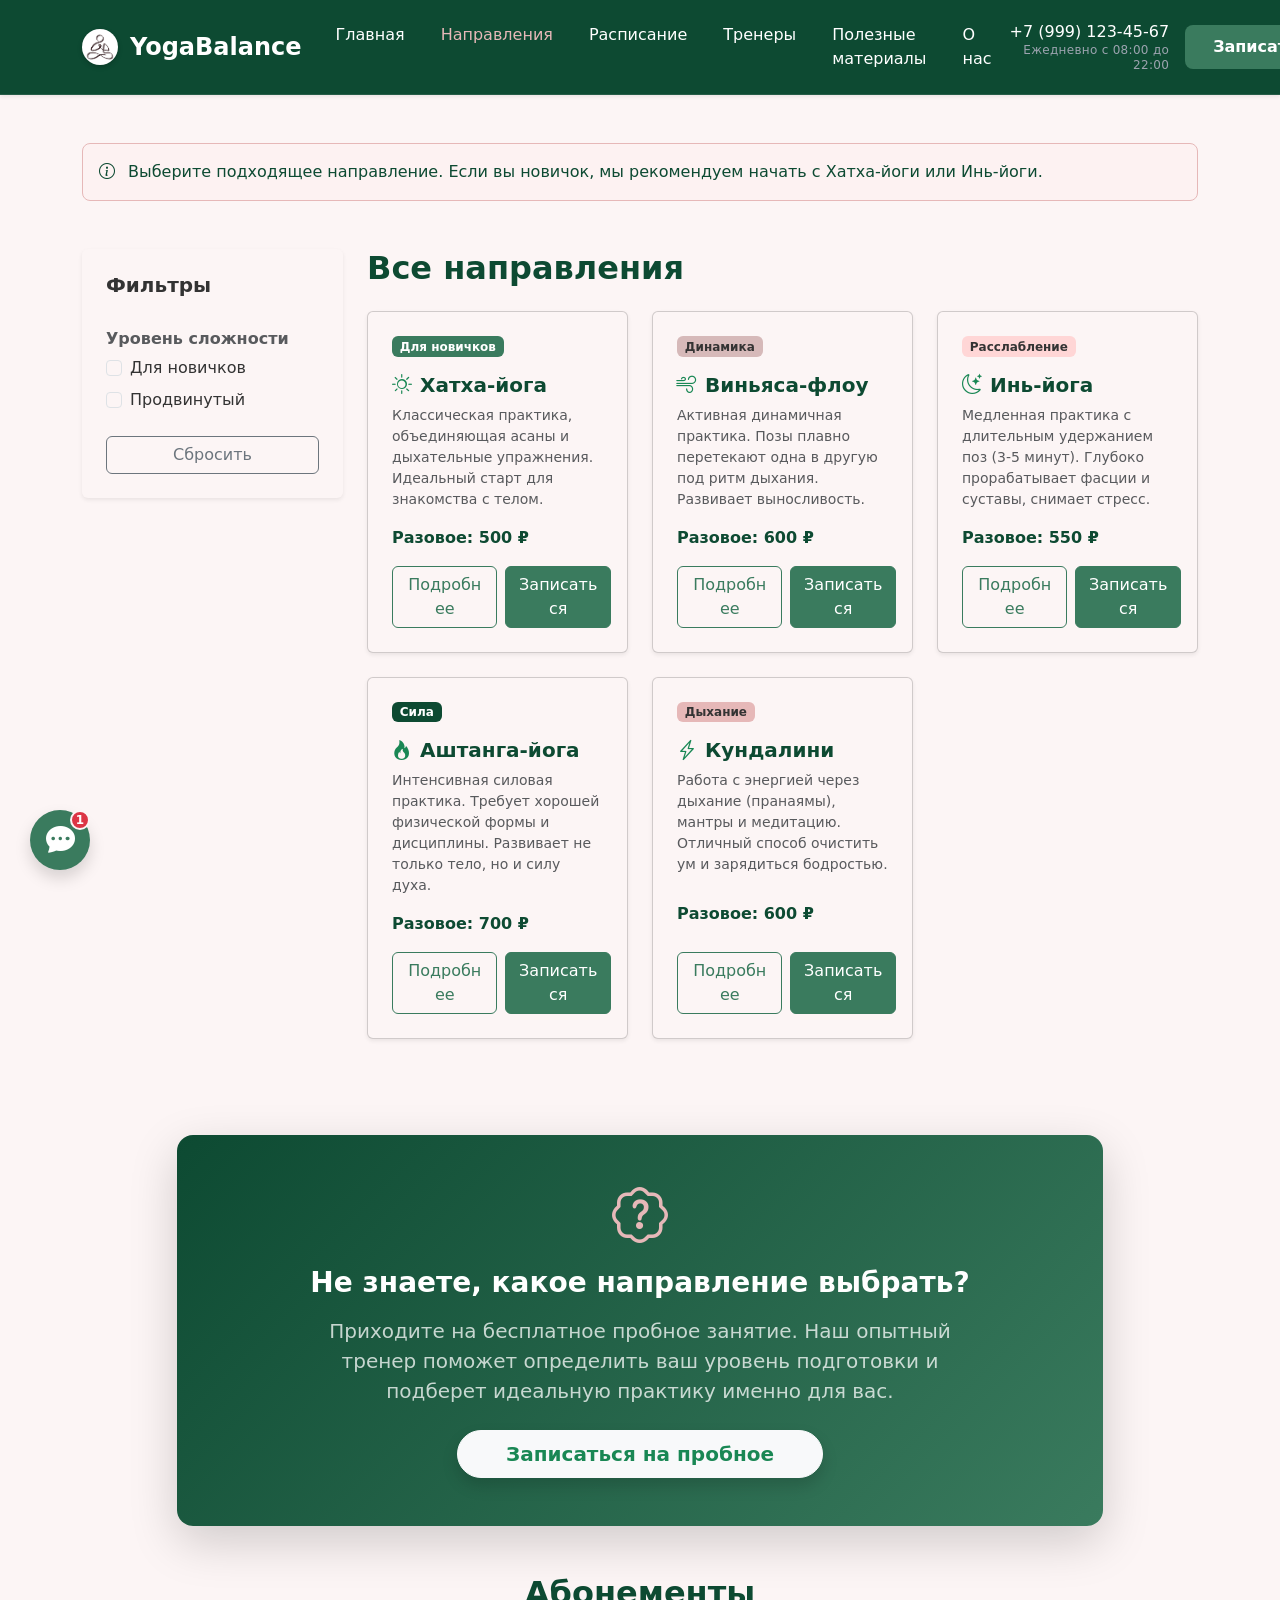
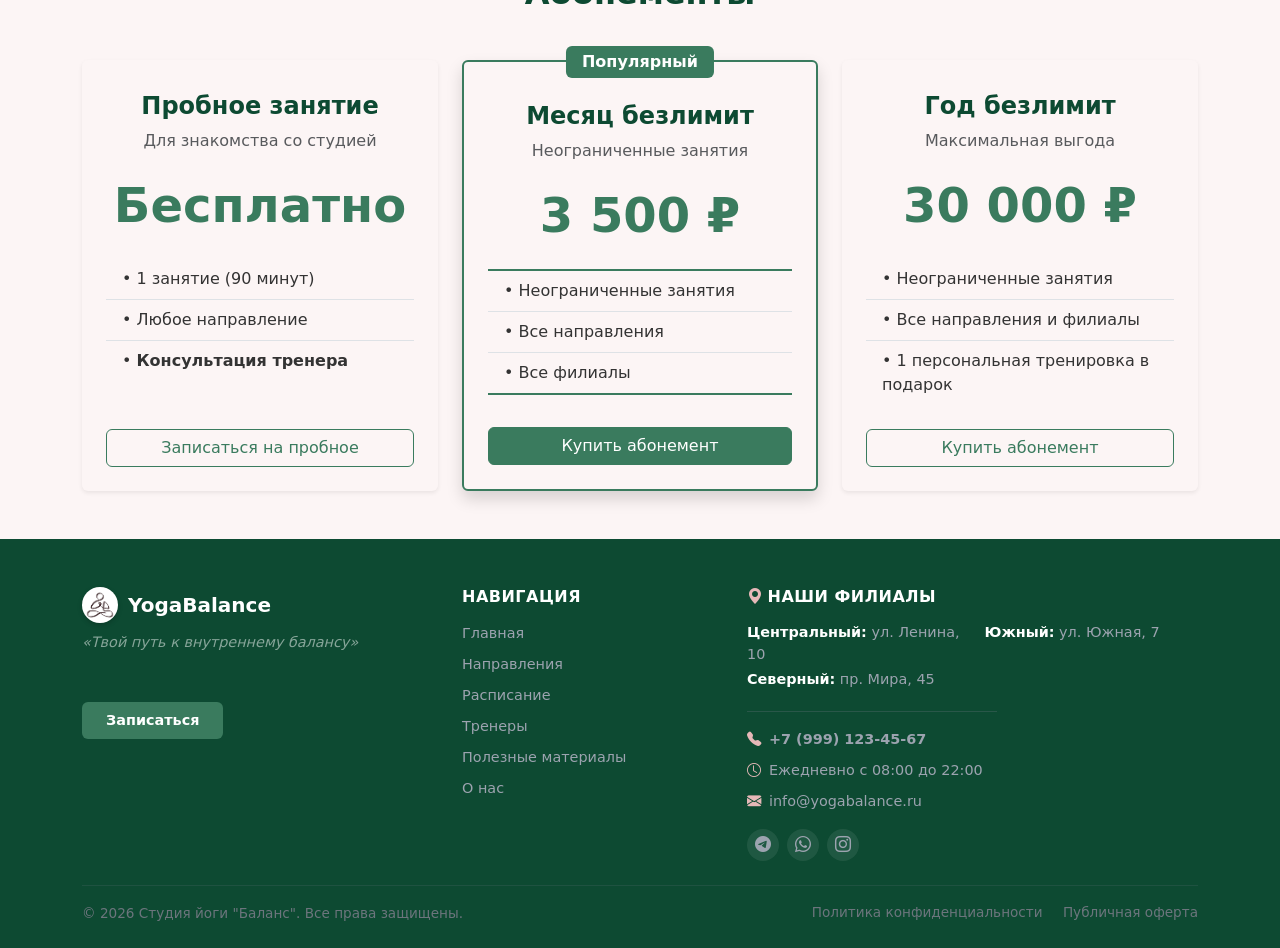
<file: catalog.html>
<!DOCTYPE html>
<html lang="ru">
<head>
    <meta charset="UTF-8">
    <meta name="viewport" content="width=device-width, initial-scale=1.0">
    <title>Направления – Студия йоги "Баланс"</title>
    <link href="https://cdn.jsdelivr.net/npm/bootstrap@5.3.3/dist/css/bootstrap.min.css" rel="stylesheet">
    <link rel="stylesheet" href="https://cdn.jsdelivr.net/npm/bootstrap-icons@1.11.1/font/bootstrap-icons.css">
    <link rel="stylesheet" href="css/custom.css">
</head>
<body>

    <nav class="navbar navbar-expand-lg navbar-custom sticky-top shadow-sm">
        <div class="container">
            <a class="navbar-brand navbar-brand-custom" href="index.html">
                <div class="logo-wrapper"><img src="images/yoga-up.png" alt="Логотип"></div>
                YogaBalance
            </a>
            <button class="navbar-toggler border-0" type="button" data-bs-toggle="collapse" data-bs-target="#mainNavbar">
                <span class="navbar-toggler-icon" style="filter: invert(1);"></span>
            </button>
            <div class="collapse navbar-collapse" id="mainNavbar">
                <ul class="navbar-nav mx-auto mb-2 mb-lg-0">
                    <li class="nav-item"><a class="nav-link nav-link-custom" href="index.html">Главная</a></li>
                    <li class="nav-item"><a class="nav-link nav-link-custom active" href="catalog.html">Направления</a></li>
                    <li class="nav-item"><a class="nav-link nav-link-custom" href="schedule.html">Расписание</a></li>
                    <li class="nav-item"><a class="nav-link nav-link-custom" href="trainers.html">Тренеры</a></li>
                    <li class="nav-item"><a class="nav-link nav-link-custom" href="materials.html">Полезные материалы</a></li>
                    <li class="nav-item"><a class="nav-link nav-link-custom" href="about.html">О нас</a></li>
                </ul>
                <div class="d-flex flex-column flex-lg-row align-items-center gap-3 mt-3 mt-lg-0">
                    <div class="d-flex flex-column text-center text-lg-end justify-content-center">
                        <a href="tel:+79991234567" class="nav-phone">+7 (999) 123-45-67</a>
                        <span class="nav-work-time">Ежедневно с 08:00 до 22:00</span>
                    </div>
                    <a href="order.html" class="btn btn-nav-order">Записаться</a>
                </div>
            </div>
        </div>
    </nav>

    <main class="container my-5">
        <div class="alert alert-custom mb-5" role="alert">
            <i class="bi bi-info-circle me-2"></i> Выберите подходящее направление. Если вы новичок, мы рекомендуем начать с Хатха-йоги или Инь-йоги.
        </div>

        <div class="row">
            <div class="col-lg-3 mb-4">
                <div class="card shadow-sm border-0 p-4">
                    <h4 class="h5 fw-bold mb-3">Фильтры</h4>
                    <h6 class="fw-bold mt-3 text-muted">Уровень сложности</h6>
                    <div class="form-check mb-2">
                        <input class="form-check-input filter-checkbox" type="checkbox" value="beginner" id="filterBeginner">
                        <label class="form-check-label" for="filterBeginner">Для новичков</label>
                    </div>
                    <div class="form-check mb-4">
                        <input class="form-check-input filter-checkbox" type="checkbox" value="advanced" id="filterAdvanced">
                        <label class="form-check-label" for="filterAdvanced">Продвинутый</label>
                    </div>
                    <button class="btn btn-outline-secondary w-100" id="resetFilters">Сбросить</button>
                </div>
            </div>

            <div class="col-lg-9">
                <h2 class="mb-4 text-dark fw-bold">Все направления</h2>
                <div class="row g-4" id="productsContainer">
                    <div class="col-12 col-md-6 col-xl-4 product-item" data-level="beginner">
                        <div class="card h-100 shadow-sm p-4">
                            <span class="badge mb-3 align-self-start" style="background-color: #3a7b5e;">Для новичков</span>
                            <h3 class="h5 text-dark fw-bold"><i class="bi bi-sun text-success me-2"></i>Хатха-йога</h3>
                            <p class="text-muted small mb-3">Классическая практика, объединяющая асаны и дыхательные упражнения. Идеальный старт для знакомства с телом.</p>
                            <p class="fw-bold mb-3 mt-auto text-dark">Разовое: 500 ₽</p>
                            <div class="d-flex gap-2 mt-auto align-self-start w-100">
                                <a class="btn btn-outline-primary w-50" href="product.html?direction=hatha">Подробнее</a>
                                <a class="btn btn-primary w-50" href="order.html?direction=hatha">Записаться</a>
                            </div>
                        </div>
                    </div>
                    <div class="col-12 col-md-6 col-xl-4 product-item" data-level="advanced">
                        <div class="card h-100 shadow-sm p-4">
                            <span class="badge mb-3 align-self-start" style="background-color: #d6b9b9; color: #333;">Динамика</span>
                            <h3 class="h5 text-dark fw-bold"><i class="bi bi-wind text-success me-2"></i>Виньяса-флоу</h3>
                            <p class="text-muted small mb-3">Активная динамичная практика. Позы плавно перетекают одна в другую под ритм дыхания. Развивает выносливость.</p>
                            <p class="fw-bold mb-3 mt-auto text-dark">Разовое: 600 ₽</p>
                            <div class="d-flex gap-2 mt-auto align-self-start w-100">
                                <a class="btn btn-outline-primary w-50" href="product.html?direction=vinyasa">Подробнее</a>
                                <a class="btn btn-primary w-50" href="order.html?direction=vinyasa">Записаться</a>
                            </div>
                        </div>
                    </div>
                    <div class="col-12 col-md-6 col-xl-4 product-item" data-level="beginner">
                        <div class="card h-100 shadow-sm p-4">
                            <span class="badge mb-3 align-self-start" style="background-color: #ffd6d6; color: #333;">Расслабление</span>
                            <h3 class="h5 text-dark fw-bold"><i class="bi bi-moon-stars text-success me-2"></i>Инь-йога</h3>
                            <p class="text-muted small mb-3">Медленная практика с длительным удержанием поз (3-5 минут). Глубоко прорабатывает фасции и суставы, снимает стресс.</p>
                            <p class="fw-bold mb-3 mt-auto text-dark">Разовое: 550 ₽</p>
                            <div class="d-flex gap-2 mt-auto align-self-start w-100">
                                <a class="btn btn-outline-primary w-50" href="product.html?direction=yin">Подробнее</a>
                                <a class="btn btn-primary w-50" href="order.html?direction=yin">Записаться</a>
                            </div>
                        </div>
                    </div>
                    <div class="col-12 col-md-6 col-xl-4 product-item" data-level="advanced">
                        <div class="card h-100 shadow-sm p-4">
                            <span class="badge mb-3 align-self-start" style="background-color: #0d4a32;">Сила</span>
                            <h3 class="h5 text-dark fw-bold"><i class="bi bi-fire text-success me-2"></i>Аштанга-йога</h3>
                            <p class="text-muted small mb-3">Интенсивная силовая практика. Требует хорошей физической формы и дисциплины. Развивает не только тело, но и силу духа.</p>
                            <p class="fw-bold mb-3 mt-auto text-dark">Разовое: 700 ₽</p>
                            <div class="d-flex gap-2 mt-auto align-self-start w-100">
                                <a class="btn btn-outline-primary w-50" href="product.html?direction=ashtanga">Подробнее</a>
                                <a class="btn btn-primary w-50" href="order.html?direction=ashtanga">Записаться</a>
                            </div>
                        </div>
                    </div>
                    <div class="col-12 col-md-6 col-xl-4 product-item" data-level="beginner">
                        <div class="card h-100 shadow-sm p-4">
                            <span class="badge mb-3 align-self-start" style="background-color: #e6b8b8; color: #333;">Дыхание</span>
                            <h3 class="h5 text-dark fw-bold"><i class="bi bi-lightning-charge text-success me-2"></i>Кундалини</h3>
                            <p class="text-muted small mb-3">Работа с энергией через дыхание (пранаямы), мантры и медитацию. Отличный способ очистить ум и зарядиться бодростью.</p>
                            <p class="fw-bold mb-3 mt-auto text-dark">Разовое: 600 ₽</p>
                            <div class="d-flex gap-2 mt-auto align-self-start w-100">
                                <a class="btn btn-outline-primary w-50" href="product.html?direction=kundalini">Подробнее</a>
                                <a class="btn btn-primary w-50" href="order.html?direction=kundalini">Записаться</a>
                            </div>
                        </div>
                    </div>
                </div>
            </div>
        </div>

        <div id="pricing" class="mt-5 pt-5">
            <div class="row justify-content-center mb-5">
                <div class="col-lg-10">
                    <div class="card border-0 shadow-lg rounded-4 overflow-hidden" style="background: linear-gradient(135deg, #0d4a32 0%, #3a7b5e 100%);">
                        <div class="card-body p-5 text-center text-white d-flex flex-column align-items-center">
                            <i class="bi bi-patch-question display-4 mb-3" style="color: #e6b8b8;"></i>
                            <h3 class="fw-bold mb-3">Не знаете, какое направление выбрать?</h3>
                            <p class="fs-5 mb-4 opacity-75" style="max-width: 700px;">Приходите на бесплатное пробное занятие. Наш опытный тренер поможет определить ваш уровень подготовки и подберет идеальную практику именно для вас.</p>
                            <button class="btn btn-light btn-lg rounded-pill px-5 fw-bold text-success shadow" data-bs-toggle="modal" data-bs-target="#orderModal">
                                Записаться на пробное
                            </button>
                        </div>
                    </div>
                </div>
            </div>

            <h2 class="text-center mb-5 text-dark fw-bold">Абонементы</h2>
            <div class="row g-4 justify-content-center">
                <div class="col-12 col-md-6 col-lg-4">
                    <div class="card h-100 shadow-sm border-0 text-center p-4">
                        <h3 class="h4 fw-bold text-dark mt-2">Пробное занятие</h3>
                        <p class="text-muted mb-4">Для знакомства со студией</p>
                        <div class="display-5 fw-bold mb-4" style="color: #3a7b5e;">Бесплатно</div>
                        <ul class="list-group list-group-flush mb-4 text-start">
                            <li class="list-group-item">• 1 занятие (90 минут)</li>
                            <li class="list-group-item">• Любое направление</li>
                            <li class="list-group-item">• <strong>Консультация тренера</strong></li>
                        </ul>
                        <button class="btn btn-outline-primary w-100 mt-auto" data-bs-toggle="modal" data-bs-target="#orderModal">Записаться на пробное</button>
                    </div>
                </div>
                <div class="col-12 col-md-6 col-lg-4">
                    <div class="card h-100 shadow border-2 text-center p-4 position-relative" style="border-color: #3a7b5e !important;">
                        <span class="badge position-absolute top-0 start-50 translate-middle px-3 py-2 fs-6" style="background-color: #3a7b5e;">Популярный</span>
                        <h3 class="h4 fw-bold text-dark mt-3">Месяц безлимит</h3>
                        <p class="text-muted mb-4">Неограниченные занятия</p>
                        <div class="display-5 fw-bold mb-4" style="color: #3a7b5e;">3 500 ₽</div>
                        <ul class="list-group list-group-flush mb-4 text-start">
                            <li class="list-group-item">• Неограниченные занятия</li>
                            <li class="list-group-item">• Все направления</li>
                            <li class="list-group-item">• Все филиалы</li>
                        </ul>
                        <button class="btn btn-primary w-100 mt-auto" data-bs-toggle="modal" data-bs-target="#orderModal">Купить абонемент</button>
                    </div>
                </div>
                <div class="col-12 col-md-6 col-lg-4">
                    <div class="card h-100 shadow-sm border-0 text-center p-4">
                        <h3 class="h4 fw-bold text-dark mt-2">Год безлимит</h3>
                        <p class="text-muted mb-4">Максимальная выгода</p>
                        <div class="display-5 fw-bold mb-4" style="color: #3a7b5e;">30 000 ₽</div>
                        <ul class="list-group list-group-flush mb-4 text-start">
                            <li class="list-group-item">• Неограниченные занятия</li>
                            <li class="list-group-item">• Все направления и филиалы</li>
                            <li class="list-group-item">• 1 персональная тренировка в подарок</li>
                        </ul>
                        <button class="btn btn-outline-primary w-100 mt-auto" data-bs-toggle="modal" data-bs-target="#orderModal">Купить абонемент</button>
                    </div>
                </div>
            </div>
        </div>
    </main>

    <footer class="pt-5 pb-4 mt-auto">
        <div class="container">
            <div class="row g-4 mb-4">
                <div class="col-12 col-lg-4">
                    <a href="index.html" class="d-flex align-items-center text-decoration-none mb-2">
                        <div class="logo-wrapper" style="width: 36px; height: 36px; margin-right: 10px;">
                            <img src="images/yoga-up.png" alt="Логотип">
                        </div>
                        <h5 class="fw-bold mb-0 text-white">YogaBalance</h5>
                    </a>
                    <p class="fst-italic text-white-50 mb-5">«Твой путь к внутреннему балансу»</p>
                    <a href="order.html" class="btn btn-footer-order">Записаться</a>
                </div>
                <div class="col-12 col-md-6 col-lg-3">
                    <h6 class="fw-bold mb-3 text-white text-uppercase">Навигация</h6>
                    <ul class="list-unstyled mb-0">
                        <li class="mb-2"><a href="index.html">Главная</a></li>
                        <li class="mb-2"><a href="catalog.html">Направления</a></li>
                        <li class="mb-2"><a href="schedule.html">Расписание</a></li>
                        <li class="mb-2"><a href="trainers.html">Тренеры</a></li>
                        <li class="mb-2"><a href="materials.html">Полезные материалы</a></li>
                        <li><a href="about.html">О нас</a></li>
                    </ul>
                </div>
                <div class="col-12 col-md-6 col-lg-5">
                    <h6 class="fw-bold mb-3 text-white text-uppercase">
                        <i class="bi bi-geo-alt-fill me-1" style="color: #e6b8b8;"></i>Наши филиалы
                    </h6>
                    <div class="row mb-3">
                        <div class="col-sm-6 mb-1"><span class="text-white fw-bold">Центральный:</span> ул. Ленина, 10</div>
                        <div class="col-sm-6 mb-1"><span class="text-white fw-bold">Южный:</span> ул. Южная, 7</div>
                        <div class="col-sm-6 mb-1"><span class="text-white fw-bold">Северный:</span> пр. Мира, 45</div>
                    </div>
                    <hr class="border-secondary my-3" style="max-width: 250px; opacity: 0.3;">
                    <div class="mb-0">
                        <p class="mb-2"><i class="bi bi-telephone-fill me-2"></i><a href="tel:+79991234567" class="footer-contact-link fw-bold">+7 (999) 123-45-67</a></p>
                        <p class="mb-2"><i class="bi bi-clock me-2"></i>Ежедневно с 08:00 до 22:00</p>
                        <p class="mb-3"><i class="bi bi-envelope-fill me-2"></i><a href="mailto:info@yogabalance.ru" class="footer-contact-link">info@yogabalance.ru</a></p>
                        <div class="d-flex gap-2">
                            <a href="#" class="social-icon"><i class="bi bi-telegram"></i></a>
                            <a href="#" class="social-icon"><i class="bi bi-whatsapp"></i></a>
                            <a href="#" class="social-icon"><i class="bi bi-instagram"></i></a>
                        </div>
                    </div>
                </div>
            </div>
            <hr class="border-secondary mb-3" style="opacity: 0.2;">
            <div class="row align-items-center">
                <div class="col-md-6 text-center text-md-start footer-copy">
                    &copy; 2026 Студия йоги "Баланс". Все права защищены.
                </div>
                <div class="col-md-6 text-center text-md-end mt-2 mt-md-0 footer-copy">
                    <a href="#" class="me-3">Политика конфиденциальности</a>
                    <a href="#">Публичная оферта</a>
                </div>
            </div>
        </div>
    </footer>

    <div class="modal fade" id="orderModal" tabindex="-1" aria-labelledby="orderModalLabel" aria-hidden="true">
        <div class="modal-dialog modal-dialog-centered modal-lg">
            <div class="modal-content">
                <form id="quickOrderForm">
                    <div class="modal-header bg-primary text-white">
                        <h5 class="modal-title fw-bold" id="orderModalLabel">Запись на пробное занятие</h5>
                        <button type="button" class="btn-close btn-close-white" data-bs-dismiss="modal" aria-label="Закрыть"></button>
                    </div>
                    <div class="modal-body">
                        <p class="text-muted mb-4">Оставьте свои контакты, и мы свяжемся с вами для подтверждения. Первое занятие — бесплатно!</p>
                        <div class="row g-3">
                            <div class="col-12">
                                <label for="modalName" class="form-label fw-bold small text-muted">Ваше имя *</label>
                                <input type="text" class="form-control form-control-lg bg-light" id="modalName" placeholder="Николай Иванов" minlength="2" maxlength="30" required>
                            </div>
                            <div class="col-12 col-md-6">
                                <label for="modalPhone" class="form-label fw-bold small text-muted">Номер телефона *</label>
                                <div class="input-group input-group-lg">
                                    <span class="input-group-text bg-light">🇷🇺 +7</span>
                                    <input type="tel" class="form-control bg-light" id="modalPhone" placeholder="(999) 999-9999" pattern="[0-9+\(\)\-\s]{10,18}" maxlength="18" required>
                                </div>
                            </div>
                            <div class="col-12 col-md-6">
                                <label for="modalAddress" class="form-label fw-bold small text-muted">Клуб (Филиал) *</label>
                                <select class="form-select form-select-lg bg-light" id="modalAddress" required>
                                    <option value="" selected disabled>Выберите филиал...</option>
                                    <option value="center">Центральный (ул. Ленина, 10)</option>
                                    <option value="north">Северный (пр. Мира, 45)</option>
                                    <option value="south">Южный (ул. Южная, 7)</option>
                                </select>
                            </div>
                            <div class="col-12">
                                <label for="modalEmail" class="form-label fw-bold small text-muted">Почта</label>
                                <input type="email" class="form-control form-control-lg bg-light" id="modalEmail" placeholder="test@mail.ru">
                            </div>
                            <div class="col-12 mt-3">
                                <div class="form-check">
                                    <input class="form-check-input" type="checkbox" id="modalAgree" required>
                                    <label class="form-check-label text-muted" for="modalAgree">Согласен на обработку данных *</label>
                                </div>
                            </div>
                        </div>
                    </div>
                    <div class="modal-footer justify-content-between">
                        <button type="button" class="btn btn-outline-secondary btn-lg rounded-pill px-4" data-bs-dismiss="modal">Отмена</button>
                        <button type="submit" class="btn btn-primary btn-lg rounded-pill px-5 shadow">Отправить</button>
                    </div>
                </form>
            </div>
        </div>
    </div>

    <button id="scrollTopBtn" class="btn" aria-label="Наверх">
        <img src="images/yoga-up.png" alt="Наверх">
    </button>

    <!-- ВИДЖЕТ КОНСУЛЬТАНТА -->
    <div class="consultant-widget">
        <div class="consultant-popup" id="consultantPopup">
            <button type="button" class="btn-close consultant-close" aria-label="Закрыть" onclick="toggleConsultant()"></button>
            <div class="d-flex align-items-center mb-3">
                <div class="consultant-avatar me-3"><i class="bi bi-person-badge"></i></div>
                <div>
                    <h6 class="fw-bold mb-0 text-dark">Анна, менеджер</h6>
                    <small class="text-success"><i class="bi bi-circle-fill" style="font-size: 0.5rem; vertical-align: middle;"></i> Онлайн</small>
                </div>
            </div>
            <p class="text-muted small mb-3">Здравствуйте! Помочь вам выбрать направление или ответить на вопросы?</p>
            <div class="d-grid gap-2">
                <a href="https://wa.me/79991234567" target="_blank" class="btn btn-success btn-sm rounded-pill text-start"><i class="bi bi-whatsapp me-2"></i> Написать в WhatsApp</a>
                <a href="https://t.me/yogabalance" target="_blank" class="btn btn-primary btn-sm rounded-pill text-start" style="background-color: #0088cc; border-color: #0088cc;"><i class="bi bi-telegram me-2"></i> Написать в Telegram</a>
                <a href="tel:+79991234567" class="btn btn-outline-secondary btn-sm rounded-pill text-start"><i class="bi bi-telephone me-2"></i> Позвонить</a>
            </div>
        </div>
        <button class="consultant-btn shadow" onclick="toggleConsultant()" aria-label="Связаться с консультантом">
            <i class="bi bi-chat-dots-fill"></i>
            <span class="consultant-badge">1</span>
        </button>
    </div>

    <!-- КОНТЕЙНЕР ДЛЯ ВСПЛЫВАЮЩИХ УВЕДОМЛЕНИЙ (ТОСТОВ) -->
    <div class="toast-container position-fixed top-0 end-0 p-3" style="z-index: 1090;">
        <div id="successToast" class="toast align-items-center border-0 shadow-lg" role="alert" aria-live="assertive" aria-atomic="true" style="background-color: #ffffff; border-radius: 12px;">
            <div class="d-flex p-2">
                <div class="toast-body d-flex align-items-center">
                    <div class="bg-success bg-opacity-25 rounded-circle d-flex align-items-center justify-content-center me-3" style="width: 40px; height: 40px;">
                        <i class="bi bi-check-lg text-success fs-5"></i>
                    </div>
                    <div>
                        <h6 class="fw-bold mb-0 text-dark" id="toastTitle">Успешно!</h6>
                        <span class="text-muted small" id="toastMessage">Ваша заявка принята.</span>
                    </div>
                </div>
                <button type="button" class="btn-close me-2 m-auto" data-bs-dismiss="toast" aria-label="Закрыть"></button>
            </div>
        </div>
    </div>

    <script src="https://cdn.jsdelivr.net/npm/bootstrap@5.3.3/dist/js/bootstrap.bundle.min.js"></script>
    <script>
        function toggleConsultant() {
            const popup = document.getElementById('consultantPopup');
            const badge = document.querySelector('.consultant-badge');
            if (popup.classList.contains('show-popup')) {
                popup.classList.remove('show-popup');
            } else {
                popup.classList.add('show-popup');
                if (badge) badge.style.display = 'none'; 
            }
        }

        function showCustomToast(title, message) {
            document.getElementById('toastTitle').textContent = title;
            document.getElementById('toastMessage').textContent = message;
            const toastElement = document.getElementById('successToast');
            const toast = new bootstrap.Toast(toastElement, { delay: 5000 });
            toast.show();
        }

        document.addEventListener('DOMContentLoaded', () => {
            const checkboxes = document.querySelectorAll('.filter-checkbox');
            const products = document.querySelectorAll('.product-item');
            const resetBtn = document.getElementById('resetFilters');

            function filterProducts() {
                const activeFilters = Array.from(checkboxes).filter(i => i.checked).map(i => i.value);
                products.forEach(product => {
                    const level = product.getAttribute('data-level');
                    if (activeFilters.length === 0 || activeFilters.includes(level)) {
                        product.style.display = 'block';
                    } else {
                        product.style.display = 'none';
                    }
                });
            }
            checkboxes.forEach(box => box.addEventListener('change', filterProducts));
            resetBtn.addEventListener('click', () => {
                checkboxes.forEach(box => box.checked = false);
                filterProducts();
            });

            const phoneInput = document.getElementById('modalPhone');
            if (phoneInput) {
                phoneInput.addEventListener('input', function () {
                    this.value = this.value.replace(/[^0-9+\-\(\)\s]/g, '');
                });
            }
            
            document.getElementById('quickOrderForm').addEventListener('submit', function(event) {
                event.preventDefault(); 
                showCustomToast('Заявка принята!', 'Мы свяжемся с вами в ближайшее время.');
                this.reset(); 
                const modal = bootstrap.Modal.getInstance(document.getElementById('orderModal'));
                modal.hide();
            });

            const scrollTopBtn = document.getElementById('scrollTopBtn');
            window.onscroll = function() {
                if (document.body.scrollTop > 300 || document.documentElement.scrollTop > 300) {
                    scrollTopBtn.style.display = 'block';
                } else {
                    scrollTopBtn.style.display = 'none';
                }
            };
            scrollTopBtn.addEventListener('click', () => {
                window.scrollTo({ top: 0, behavior: 'smooth' });
            });
        });
    </script>
</body>
</html>
</file>
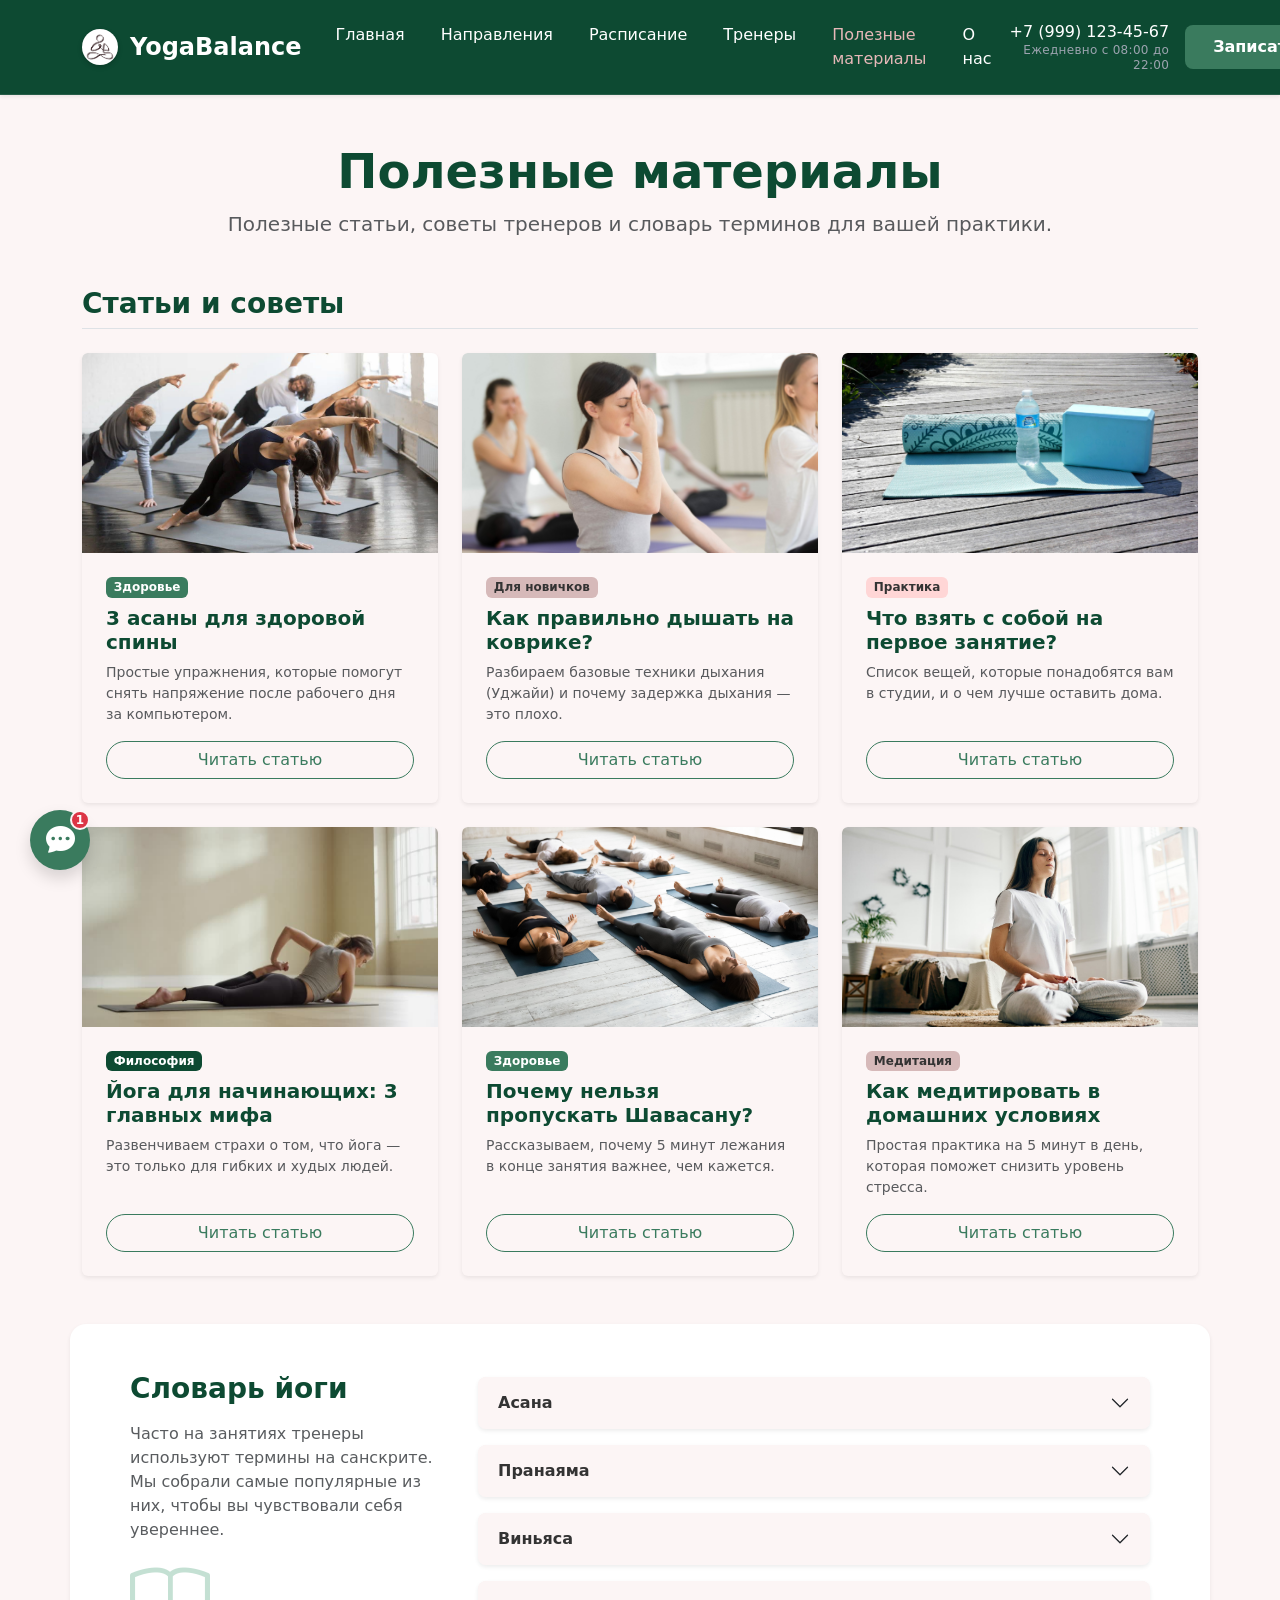
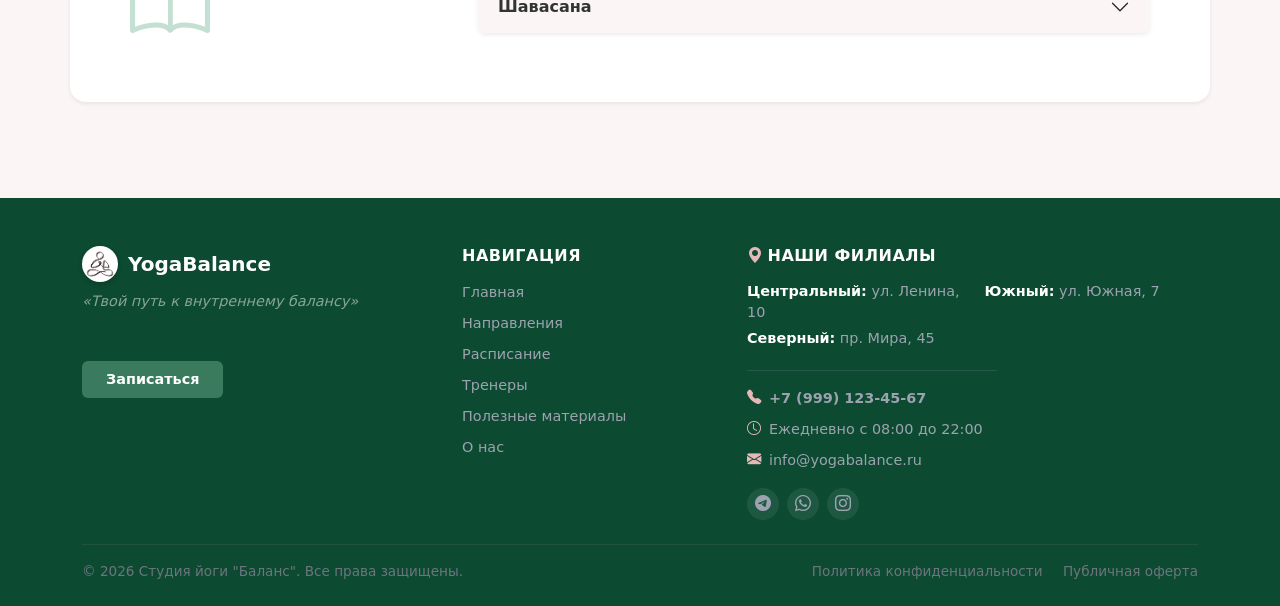
<file: materials.html>
<!DOCTYPE html>
<html lang="ru">
<head>
    <meta charset="UTF-8">
    <meta name="viewport" content="width=device-width, initial-scale=1.0">
    <title>Полезные материалы – Студия йоги "Баланс"</title>
    <link href="https://cdn.jsdelivr.net/npm/bootstrap@5.3.3/dist/css/bootstrap.min.css" rel="stylesheet">
    <link rel="stylesheet" href="https://cdn.jsdelivr.net/npm/bootstrap-icons@1.11.1/font/bootstrap-icons.css">
    <link rel="stylesheet" href="css/custom.css">
</head>
<body>

    <nav class="navbar navbar-expand-lg navbar-custom sticky-top shadow-sm">
        <div class="container">
            <a class="navbar-brand navbar-brand-custom" href="index.html">
                <div class="logo-wrapper"><img src="images/yoga-up.png" alt="Логотип"></div>
                YogaBalance
            </a>
            <button class="navbar-toggler border-0" type="button" data-bs-toggle="collapse" data-bs-target="#mainNavbar">
                <span class="navbar-toggler-icon" style="filter: invert(1);"></span>
            </button>
            <div class="collapse navbar-collapse" id="mainNavbar">
                <ul class="navbar-nav mx-auto mb-2 mb-lg-0">
                    <li class="nav-item"><a class="nav-link nav-link-custom" href="index.html">Главная</a></li>
                    <li class="nav-item"><a class="nav-link nav-link-custom" href="catalog.html">Направления</a></li>
                    <li class="nav-item"><a class="nav-link nav-link-custom" href="schedule.html">Расписание</a></li>
                    <li class="nav-item"><a class="nav-link nav-link-custom" href="trainers.html">Тренеры</a></li>
                    <!-- ИСПРАВЛЕНО: Название пункта меню -->
                    <li class="nav-item"><a class="nav-link nav-link-custom active" href="materials.html">Полезные материалы</a></li>
                    <li class="nav-item"><a class="nav-link nav-link-custom" href="about.html">О нас</a></li>
                </ul>
                <div class="d-flex flex-column flex-lg-row align-items-center gap-3 mt-3 mt-lg-0">
                    <div class="d-flex flex-column text-center text-lg-end justify-content-center">
                        <a href="tel:+79991234567" class="nav-phone">+7 (999) 123-45-67</a>
                        <span class="nav-work-time">Ежедневно с 08:00 до 22:00</span>
                    </div>
                    <a href="order.html" class="btn btn-nav-order">Записаться</a>
                </div>
            </div>
        </div>
    </nav>

    <main class="container my-5">
        <div class="text-center mb-5">
            <h2 class="display-5 fw-bold text-dark">Полезные материалы</h2>
            <p class="lead text-muted">Полезные статьи, советы тренеров и словарь терминов для вашей практики.</p>
        </div>

        <!-- БЛОК 1: ПОЛЕЗНЫЕ МАТЕРИАЛЫ (СТАТЬИ) -->
        <h3 class="fw-bold mb-4 text-dark border-bottom pb-2">Статьи и советы</h3>
        <div class="row g-4 mb-5">
            
            <!-- Статья 1: Спина -->
            <div class="col-12 col-md-6 col-lg-4">
                <div class="card h-100 shadow-sm border-0 overflow-hidden">
                    <img src="images/article-back.jpg" onerror="this.src='https://placehold.co/400x250/e0eafc/333333?text=Здоровая+спина'" class="card-img-top" style="height: 200px; object-fit: cover;" alt="Статья 1">
                    <div class="card-body p-4 d-flex flex-column">
                        <span class="badge mb-2 align-self-start" style="background-color: #3a7b5e;">Здоровье</span>
                        <h4 class="h5 fw-bold text-dark">3 асаны для здоровой спины</h4>
                        <p class="text-muted small mb-3">Простые упражнения, которые помогут снять напряжение после рабочего дня за компьютером.</p>
                        <button class="btn btn-outline-primary mt-auto w-100 rounded-pill" data-bs-toggle="modal" data-bs-target="#articleModal1">Читать статью</button>
                    </div>
                </div>
            </div>

            <!-- Статья 2: Дыхание -->
            <div class="col-12 col-md-6 col-lg-4">
                <div class="card h-100 shadow-sm border-0 overflow-hidden">
                    <img src="images/article-breath.jpg" onerror="this.src='https://placehold.co/400x250/ffd6d6/333333?text=Дыхание'" class="card-img-top" style="height: 200px; object-fit: cover;" alt="Статья 2">
                    <div class="card-body p-4 d-flex flex-column">
                        <span class="badge mb-2 align-self-start" style="background-color: #d6b9b9; color: #333;">Для новичков</span>
                        <h4 class="h5 fw-bold text-dark">Как правильно дышать на коврике?</h4>
                        <p class="text-muted small mb-3">Разбираем базовые техники дыхания (Уджайи) и почему задержка дыхания — это плохо.</p>
                        <button class="btn btn-outline-primary mt-auto w-100 rounded-pill" data-bs-toggle="modal" data-bs-target="#articleModal2">Читать статью</button>
                    </div>
                </div>
            </div>

            <!-- Статья 3: Первое занятие -->
            <div class="col-12 col-md-6 col-lg-4">
                <div class="card h-100 shadow-sm border-0 overflow-hidden">
                    <img src="images/article-first.jpg" onerror="this.src='https://placehold.co/400x250/d4edda/333333?text=Первое+занятие'" class="card-img-top" style="height: 200px; object-fit: cover;" alt="Статья 3">
                    <div class="card-body p-4 d-flex flex-column">
                        <span class="badge mb-2 align-self-start" style="background-color: #ffd6d6; color: #333;">Практика</span>
                        <h4 class="h5 fw-bold text-dark">Что взять с собой на первое занятие?</h4>
                        <p class="text-muted small mb-3">Список вещей, которые понадобятся вам в студии, и о чем лучше оставить дома.</p>
                        <button class="btn btn-outline-primary mt-auto w-100 rounded-pill" data-bs-toggle="modal" data-bs-target="#articleModal3">Читать статью</button>
                    </div>
                </div>
            </div>

            <!-- Статья 4: С чего начать -->
            <div class="col-12 col-md-6 col-lg-4">
                <div class="card h-100 shadow-sm border-0 overflow-hidden">
                    <img src="images/article-beginner.jpg" onerror="this.src='https://placehold.co/400x250/fffacd/333333?text=С+чего+начать'" class="card-img-top" style="height: 200px; object-fit: cover;" alt="Статья 4">
                    <div class="card-body p-4 d-flex flex-column">
                        <span class="badge mb-2 align-self-start" style="background-color: #0d4a32;">Философия</span>
                        <h4 class="h5 fw-bold text-dark">Йога для начинающих: 3 главных мифа</h4>
                        <p class="text-muted small mb-3">Развенчиваем страхи о том, что йога — это только для гибких и худых людей.</p>
                        <button class="btn btn-outline-primary mt-auto w-100 rounded-pill" data-bs-toggle="modal" data-bs-target="#articleModal4">Читать статью</button>
                    </div>
                </div>
            </div>

            <!-- Статья 5: Шавасана -->
            <div class="col-12 col-md-6 col-lg-4">
                <div class="card h-100 shadow-sm border-0 overflow-hidden">
                    <img src="images/article-shavasana.jpg" onerror="this.src='https://placehold.co/400x250/e6e6fa/333333?text=Шавасана'" class="card-img-top" style="height: 200px; object-fit: cover;" alt="Статья 5">
                    <div class="card-body p-4 d-flex flex-column">
                        <span class="badge mb-2 align-self-start" style="background-color: #3a7b5e;">Здоровье</span>
                        <h4 class="h5 fw-bold text-dark">Почему нельзя пропускать Шавасану?</h4>
                        <p class="text-muted small mb-3">Рассказываем, почему 5 минут лежания в конце занятия важнее, чем кажется.</p>
                        <button class="btn btn-outline-primary mt-auto w-100 rounded-pill" data-bs-toggle="modal" data-bs-target="#articleModal5">Читать статью</button>
                    </div>
                </div>
            </div>

            <!-- Статья 6: Медитация -->
            <div class="col-12 col-md-6 col-lg-4">
                <div class="card h-100 shadow-sm border-0 overflow-hidden">
                    <img src="images/article-meditation.jpg" onerror="this.src='https://placehold.co/400x250/f8d7d7/333333?text=Медитация'" class="card-img-top" style="height: 200px; object-fit: cover;" alt="Статья 6">
                    <div class="card-body p-4 d-flex flex-column">
                        <span class="badge mb-2 align-self-start" style="background-color: #d6b9b9; color: #333;">Медитация</span>
                        <h4 class="h5 fw-bold text-dark">Как медитировать в домашних условиях</h4>
                        <p class="text-muted small mb-3">Простая практика на 5 минут в день, которая поможет снизить уровень стресса.</p>
                        <button class="btn btn-outline-primary mt-auto w-100 rounded-pill" data-bs-toggle="modal" data-bs-target="#articleModal6">Читать статью</button>
                    </div>
                </div>
            </div>

        </div>

        <!-- БЛОК 2: СЛОВАРЬ ТЕРМИНОВ -->
        <div class="row align-items-center bg-white rounded-4 shadow-sm p-4 p-md-5 mb-5">
            <div class="col-12 col-lg-4 mb-4 mb-lg-0">
                <h3 class="fw-bold text-dark mb-3">Словарь йоги</h3>
                <p class="text-muted">Часто на занятиях тренеры используют термины на санскрите. Мы собрали самые популярные из них, чтобы вы чувствовали себя увереннее.</p>
                <i class="bi bi-book display-1 text-success opacity-25"></i>
            </div>
            <div class="col-12 col-lg-8">
                <div class="accordion" id="glossaryAccordion">
                    
                    <div class="accordion-item border-0 shadow-sm mb-3 rounded-3 overflow-hidden">
                        <h2 class="accordion-header">
                            <button class="accordion-button collapsed fw-bold" type="button" data-bs-toggle="collapse" data-bs-target="#term1">
                                Асана
                            </button>
                        </h2>
                        <div id="term1" class="accordion-collapse collapse" data-bs-parent="#glossaryAccordion">
                            <div class="accordion-body text-muted">
                                Устойчивое и удобное положение тела. Это не просто физическое упражнение, а способ соединить ум и тело через концентрацию.
                            </div>
                        </div>
                    </div>

                    <div class="accordion-item border-0 shadow-sm mb-3 rounded-3 overflow-hidden">
                        <h2 class="accordion-header">
                            <button class="accordion-button collapsed fw-bold" type="button" data-bs-toggle="collapse" data-bs-target="#term2">
                                Пранаяма
                            </button>
                        </h2>
                        <div id="term2" class="accordion-collapse collapse" data-bs-parent="#glossaryAccordion">
                            <div class="accordion-body text-muted">
                                Искусство управления дыханием. «Прана» означает жизненную энергию, а «яма» — контроль. Практика различных дыхательных техник помогает успокоить ум и зарядиться энергией.
                            </div>
                        </div>
                    </div>

                    <div class="accordion-item border-0 shadow-sm mb-3 rounded-3 overflow-hidden">
                        <h2 class="accordion-header">
                            <button class="accordion-button collapsed fw-bold" type="button" data-bs-toggle="collapse" data-bs-target="#term3">
                                Виньяса
                            </button>
                        </h2>
                        <div id="term3" class="accordion-collapse collapse" data-bs-parent="#glossaryAccordion">
                            <div class="accordion-body text-muted">
                                Плавная последовательность асан, где каждое движение синхронизировано с вдохом или выдохом. Это динамичный стиль практики, который развивает выносливость.
                            </div>
                        </div>
                    </div>

                    <div class="accordion-item border-0 shadow-sm mb-3 rounded-3 overflow-hidden">
                        <h2 class="accordion-header">
                            <button class="accordion-button collapsed fw-bold" type="button" data-bs-toggle="collapse" data-bs-target="#term4">
                                Шавасана
                            </button>
                        </h2>
                        <div id="term4" class="accordion-collapse collapse" data-bs-parent="#glossaryAccordion">
                            <div class="accordion-body text-muted">
                                Поза полного расслабления, которую обычно выполняют в конце занятия. Лежа на спине с закрытыми глазами, вы позволяете телу усвоить полученный опыт и восстановить силы.
                            </div>
                        </div>
                    </div>

                </div>
            </div>
        </div>

    </main>

    <!-- МОДАЛЬНЫЕ ОКНА ДЛЯ СТАТЕЙ -->
    <!-- Статья 1 -->
    <div class="modal fade" id="articleModal1" tabindex="-1" aria-hidden="true">
        <div class="modal-dialog modal-dialog-centered modal-lg modal-dialog-scrollable">
            <div class="modal-content border-0 rounded-4 shadow">
                <div class="modal-header bg-primary text-white border-0">
                    <h5 class="modal-title fw-bold">3 асаны для здоровой спины</h5>
                    <button type="button" class="btn-close btn-close-white" data-bs-dismiss="modal" aria-label="Закрыть"></button>
                </div>
                <div class="modal-body p-4">
                    <p class="lead">Если вы проводите много времени за компьютером, ваша спина нуждается в особой заботе. Сидячий образ жизни приводит к зажимам в шейном и грудном отделах. Вот три простые асаны, которые помогут снять напряжение и вернуть легкость:</p>
                    
                    <h6 class="fw-bold mt-4 text-success">1. Марджариасана (Поза кошки)</h6>
                    <p class="text-muted">Стоя на четвереньках, на вдохе прогибайте спину вниз (смотря в потолок), а на выдохе — округляйте спину (смотря в пупок). Это отличная разминка для позвоночника, которая мягко прорабатывает каждый позвонок.</p>
                    
                    <h6 class="fw-bold mt-4 text-success">2. Баласана (Поза ребенка)</h6>
                    <p class="text-muted">Сядьте на пятки и потянитесь руками вперед, опустив лоб на коврик. Позвольте спине полностью расслабиться и вытянуться. Это компенсация после прогибов. Побудьте в этой позе 1-2 минуты, глубоко дыша.</p>
                    
                    <h6 class="fw-bold mt-4 text-success">3. Адхо Мукха Шванасана (Собака мордой вниз)</h6>
                    <p class="text-muted">Отличное упражнение для вытяжения всего позвоночника и снятия усталости в плечах. Не стремитесь сразу поставить пятки на пол — главное, чтобы спина была прямой, а копчик тянулся вверх.</p>
                    
                    <div class="alert alert-custom mt-4">
                        <i class="bi bi-info-circle me-2"></i> Помните, что при острых болях в спине важно заниматься под присмотром опытного тренера. Записывайтесь на наше направление «Йога для спины» с Алексеем Новиковым!
                    </div>
                </div>
            </div>
        </div>
    </div>

    <!-- Статья 2 -->
    <div class="modal fade" id="articleModal2" tabindex="-1" aria-hidden="true">
        <div class="modal-dialog modal-dialog-centered modal-lg modal-dialog-scrollable">
            <div class="modal-content border-0 rounded-4 shadow">
                <div class="modal-header bg-primary text-white border-0">
                    <h5 class="modal-title fw-bold">Как правильно дышать на коврике?</h5>
                    <button type="button" class="btn-close btn-close-white" data-bs-dismiss="modal" aria-label="Закрыть"></button>
                </div>
                <div class="modal-body p-4">
                    <p class="lead">Дыхание — это основа йоги. Без правильного дыхания асаны превращаются в обычную гимнастику. В практике мы чаще всего используем технику, которая называется <strong>Уджайи (Победоносное дыхание)</strong>.</p>
                    
                    <h6 class="fw-bold mt-4">Как дышать Уджайи?</h6>
                    <ul>
                        <li class="mb-2"><strong>Дышите только носом.</strong> И на вдохе, и на выдохе. Рот закрыт.</li>
                        <li class="mb-2"><strong>Слегка сузьте голосовую щель.</strong> Представьте, что вы шепчете на выдохе. Вы должны слышать легкий шум океана в своей голове.</li>
                        <li class="mb-2"><strong>Дышите животом (диафрагмой).</strong> На вдохе живот надувается, на выдохе — втягивается. Грудная клетка при этом остается неподвижной.</li>
                    </ul>
                    
                    <h6 class="fw-bold mt-4 text-danger">Чего делать НЕЛЬЗЯ:</h6>
                    <p class="text-muted">Никогда не задерживайте дыхание, если вам не сказал об этом тренер. Если дыхание сбилось, появилась отдышка или головокружение — сделайте паузу и отдохните в позе ребенка (Баласана). Йога — это не про терпение, а про комфорт.</p>
                </div>
            </div>
        </div>
    </div>

    <!-- Статья 3 -->
    <div class="modal fade" id="articleModal3" tabindex="-1" aria-hidden="true">
        <div class="modal-dialog modal-dialog-centered modal-lg modal-dialog-scrollable">
            <div class="modal-content border-0 rounded-4 shadow">
                <div class="modal-header bg-primary text-white border-0">
                    <h5 class="modal-title fw-bold">Что взять с собой на первое занятие?</h5>
                    <button type="button" class="btn-close btn-close-white" data-bs-dismiss="modal" aria-label="Закрыть"></button>
                </div>
                <div class="modal-body p-4">
                    <p class="lead">Чтобы ваше первое занятие прошло комфортно и вы не отвлекались на мелочи, вот небольшой список того, что стоит подготовить.</p>
                    
                    <h6 class="fw-bold mt-4 text-success"><i class="bi bi-check-circle-fill me-2"></i> Что обязательно взять:</h6>
                    <ul class="text-muted mb-4">
                        <li><strong>Удобную спортивную одежду.</strong> Это могут быть лосины и футболка (для женщин) или шорты и майка (для мужчин). Одежда не должна сковывать движения.</li>
                        <li><strong>Бутылку с водой.</strong> Во время практики мы потеем, и водный баланс нужно восполнять.</li>
                        <li><strong>Хорошее настроение.</strong> Настрой — это 50% успеха на коврике.</li>
                    </ul>
                    
                    <h6 class="fw-bold text-danger"><i class="bi bi-x-circle-fill me-2"></i> Что не нужно брать:</h6>
                    <ul class="text-muted mb-4">
                        <li><strong>Коврик для йоги.</strong> В нашей студии мы бесплатно предоставим вам профессиональный коврик и инвентарь (блоки, ремни).</li>
                        <li><strong>Тяжелую пищу.</strong> Не ешьте плотно за 1.5-2 часа до занятия. Иначе вам будет дискомфортно делать скручивания.</li>
                        <li><strong>Духи с резким запахом.</strong> В зале может быть аллергик. Лучше использовать легкие масла или нейтральные ароматы.</li>
                    </ul>
                    <div class="alert alert-custom mt-3">
                        <i class="bi bi-info-circle me-2"></i> Приходите за 10-15 минут до начала. Этого времени хватит, чтобы переодеться, познакомиться с тренером и занять удобное место в зале.
                    </div>
                </div>
            </div>
        </div>
    </div>

    <!-- Статья 4 (Новая) -->
    <div class="modal fade" id="articleModal4" tabindex="-1" aria-hidden="true">
        <div class="modal-dialog modal-dialog-centered modal-lg modal-dialog-scrollable">
            <div class="modal-content border-0 rounded-4 shadow">
                <div class="modal-header bg-primary text-white border-0">
                    <h5 class="modal-title fw-bold">Йога для начинающих: 3 главных мифа</h5>
                    <button type="button" class="btn-close btn-close-white" data-bs-dismiss="modal" aria-label="Закрыть"></button>
                </div>
                <div class="modal-body p-4">
                    <p class="lead">Многие боятся идти на первое занятие из-за стереотипов. Давайте развенчаем самые популярные из них.</p>
                    
                    <h6 class="fw-bold mt-4">Миф 1: «В йогу берут только гибких»</h6>
                    <p class="text-muted">Наоборот! Если вы совсем не гибкий — вам точно нужно на йогу. Гибкость — это не обязательное условие для входа, это <strong>результат</strong> вашей практики. На занятиях для новичков вы будете использовать блоки и ремни, чтобы безопасно выполнять асаны.</p>
                    
                    <h6 class="fw-bold mt-4">Миф 2: «Йога — это скучно и медленно»</h6>
                    <p class="text-muted">Зависит от направления. Если вы хотите активную нагрузку и хорошую кардиотренировку — идите на Виньясу или Аштангу. Там вы будете потеть не меньше, чем в спортзале. Если хотите расслабиться — добро пожаловать на Инь-йогу или Медитацию.</p>
                    
                    <h6 class="fw-bold mt-4">Миф 3: «Йога — это религия»</h6>
                    <p class="text-muted">Современная йога в студиях — это, прежде всего, фитнес и работа с телом и умом. Вы не обязаны петь мантры, верить в Будду или менять свою жизнь. Мы просто учимся чувствовать свое тело, правильно дышать и справляться со стрессом.</p>
                </div>
            </div>
        </div>
    </div>

    <!-- Статья 5 (Новая) -->
    <div class="modal fade" id="articleModal5" tabindex="-1" aria-hidden="true">
        <div class="modal-dialog modal-dialog-centered modal-lg modal-dialog-scrollable">
            <div class="modal-content border-0 rounded-4 shadow">
                <div class="modal-header bg-primary text-white border-0">
                    <h5 class="modal-title fw-bold">Почему нельзя пропускать Шавасану?</h5>
                    <button type="button" class="btn-close btn-close-white" data-bs-dismiss="modal" aria-label="Закрыть"></button>
                </div>
                <div class="modal-body p-4">
                    <p class="lead">В конце каждого занятия мы ложимся в Шавасану (Позу трупа) на 5-10 минут. Многие новички думают: «Зачем я платил деньги, чтобы просто лежать?» На самом деле, это одна из самых важных асан.</p>
                    
                    <h6 class="fw-bold mt-4">Что происходит в Шавасане?</h6>
                    <ul class="text-muted mb-4">
                        <li><strong>Отдыхает нервная система.</strong> Во время активной практики мы стимулируем симпатическую нервную систему (стресс). Шавасана включает парасимпатическую (отдых и пищеварение). Это как перезагрузка компьютера.</li>
                        <li><strong>Усваивается опыт.</strong> Мозг интегрирует все движения, которые вы сделали. Мышцы запоминают новые паттерны.</li>
                        <li><strong>Снимается напряжение.</strong> Вы позволяете телу полностью расслабиться под действием гравитации.</li>
                    </ul>
                    <p class="text-muted">Поэтому, если тренер говорит «переходим в Шавасану», не спешите скручивать коврик. Дайте себе эти 5 минут тишины — это лучшая инвестиция в ваше восстановление.</p>
                </div>
            </div>
        </div>
    </div>

    <!-- Статья 6 (Новая) -->
    <div class="modal fade" id="articleModal6" tabindex="-1" aria-hidden="true">
        <div class="modal-dialog modal-dialog-centered modal-lg modal-dialog-scrollable">
            <div class="modal-content border-0 rounded-4 shadow">
                <div class="modal-header bg-primary text-white border-0">
                    <h5 class="modal-title fw-bold">Как медитировать в домашних условиях</h5>
                    <button type="button" class="btn-close btn-close-white" data-bs-dismiss="modal" aria-label="Закрыть"></button>
                </div>
                <div class="modal-body p-4">
                    <p class="lead">Медитация — это не про то, чтобы остановить мысли. Это про то, чтобы наблюдать за ними, не вовлекаясь. Вот простая практика, которую можно сделать дома за 5 минут.</p>
                    
                    <h6 class="fw-bold mt-4 text-success">Практика «Дыхание на 5 минут»:</h6>
                    <ol class="text-muted mb-4">
                        <li class="mb-2">Сядьте удобно. Можно на стул или на подушку для медитации. Спина прямая, но не напряженная.</li>
                        <li class="mb-2">Закройте глаза. Поставьте таймер на 5 минут на телефоне (чтобы не думать о времени).</li>
                        <li class="mb-2">Переведите внимание на кончик носа. Почувствуйте, как воздух проходит внутрь и выходит наружу.</li>
                        <li class="mb-2">Когда вы заметите, что отвлеклись на мысль (а это случится через 3 секунды), просто мягко верните внимание обратно к дыханию. Не ругайте себя.</li>
                    </ol>
                    <p class="text-muted">Регулярность важнее длительности. 5 минут каждый день лучше, чем 1 час раз в месяц.</p>
                </div>
            </div>
        </div>
    </div>

    <!-- ФУТЕР (Вставьте сюда ваш стандартный футер) -->
    <footer class="pt-5 pb-4 mt-auto">
        <div class="container">
            <div class="row g-4 mb-4">
                <div class="col-12 col-lg-4">
                    <a href="index.html" class="d-flex align-items-center text-decoration-none mb-2">
                        <div class="logo-wrapper" style="width: 36px; height: 36px; margin-right: 10px;">
                            <img src="images/yoga-up.png" alt="Логотип">
                        </div>
                        <h5 class="fw-bold mb-0 text-white">YogaBalance</h5>
                    </a>
                    <p class="fst-italic text-white-50 mb-5">«Твой путь к внутреннему балансу»</p>
                    <a href="order.html" class="btn btn-footer-order">Записаться</a>
                </div>
                <div class="col-12 col-md-6 col-lg-3">
                    <h6 class="fw-bold mb-3 text-white text-uppercase">Навигация</h6>
                    <ul class="list-unstyled mb-0">
                        <li class="mb-2"><a href="index.html">Главная</a></li>
                        <li class="mb-2"><a href="catalog.html">Направления</a></li>
                        <li class="mb-2"><a href="schedule.html">Расписание</a></li>
                        <li class="mb-2"><a href="trainers.html">Тренеры</a></li>
                        <li class="mb-2"><a href="materials.html">Полезные материалы</a></li>
                        <li><a href="about.html">О нас</a></li>
                    </ul>
                </div>
                <div class="col-12 col-md-6 col-lg-5">
                    <h6 class="fw-bold mb-3 text-white text-uppercase">
                        <i class="bi bi-geo-alt-fill me-1" style="color: #e6b8b8;"></i>Наши филиалы
                    </h6>
                    <div class="row mb-3">
                        <div class="col-sm-6 mb-1"><span class="text-white fw-bold">Центральный:</span> ул. Ленина, 10</div>
                        <div class="col-sm-6 mb-1"><span class="text-white fw-bold">Южный:</span> ул. Южная, 7</div>
                        <div class="col-sm-6 mb-1"><span class="text-white fw-bold">Северный:</span> пр. Мира, 45</div>
                    </div>
                    <hr class="border-secondary my-3" style="max-width: 250px; opacity: 0.3;">
                    <div class="mb-0">
                        <p class="mb-2"><i class="bi bi-telephone-fill me-2"></i><a href="tel:+79991234567" class="footer-contact-link fw-bold">+7 (999) 123-45-67</a></p>
                        <p class="mb-2"><i class="bi bi-clock me-2"></i>Ежедневно с 08:00 до 22:00</p>
                        <p class="mb-3"><i class="bi bi-envelope-fill me-2"></i><a href="mailto:info@yogabalance.ru" class="footer-contact-link">info@yogabalance.ru</a></p>
                        <div class="d-flex gap-2">
                            <a href="#" class="social-icon"><i class="bi bi-telegram"></i></a>
                            <a href="#" class="social-icon"><i class="bi bi-whatsapp"></i></a>
                            <a href="#" class="social-icon"><i class="bi bi-instagram"></i></a>
                        </div>
                    </div>
                </div>
            </div>
            <hr class="border-secondary mb-3" style="opacity: 0.2;">
            <div class="row align-items-center">
                <div class="col-md-6 text-center text-md-start footer-copy">
                    &copy; 2026 Студия йоги "Баланс". Все права защищены.
                </div>
                <div class="col-md-6 text-center text-md-end mt-2 mt-md-0 footer-copy">
                    <a href="#" class="me-3">Политика конфиденциальности</a>
                    <a href="#">Публичная оферта</a>
                </div>
            </div>
        </div>
    </footer>

    <button id="scrollTopBtn" class="btn" aria-label="Наверх">
        <img src="images/yoga-up.png" alt="Наверх">
    </button>

        <!-- ВИДЖЕТ КОНСУЛЬТАНТА (ЧАТ) -->
    <div class="consultant-widget">
        <!-- Само всплывающее окно -->
        <div class="consultant-popup" id="consultantPopup">
            <button type="button" class="btn-close consultant-close" aria-label="Закрыть" onclick="toggleConsultant()"></button>
            <div class="d-flex align-items-center mb-3">
                <div class="consultant-avatar me-3">
                    <i class="bi bi-person-badge"></i>
                </div>
                <div>
                    <h6 class="fw-bold mb-0 text-dark">Анна, менеджер</h6>
                    <small class="text-success"><i class="bi bi-circle-fill" style="font-size: 0.5rem; vertical-align: middle;"></i> Онлайн</small>
                </div>
            </div>
            <p class="text-muted small mb-3">Здравствуйте! Помочь вам выбрать направление или ответить на вопросы?</p>
            <div class="d-grid gap-2">
                <a href="https://wa.me/79991234567" target="_blank" class="btn btn-success btn-sm rounded-pill text-start">
                    <i class="bi bi-whatsapp me-2"></i> Написать в WhatsApp
                </a>
                <a href="https://t.me/yogabalance" target="_blank" class="btn btn-primary btn-sm rounded-pill text-start" style="background-color: #0088cc; border-color: #0088cc;">
                    <i class="bi bi-telegram me-2"></i> Написать в Telegram
                </a>
                <a href="tel:+79991234567" class="btn btn-outline-secondary btn-sm rounded-pill text-start">
                    <i class="bi bi-telephone me-2"></i> Позвонить
                </a>
            </div>
        </div>

        <!-- Кнопка вызова консультанта -->
        <button class="consultant-btn shadow" onclick="toggleConsultant()" aria-label="Связаться с консультантом">
            <i class="bi bi-chat-dots-fill"></i>
            <span class="consultant-badge">1</span>
        </button>
    </div>

    <script src="https://cdn.jsdelivr.net/npm/bootstrap@5.3.3/dist/js/bootstrap.bundle.min.js"></script>
    <script>
                // Скрипт для виджета консультанта
        function toggleConsultant() {
            const popup = document.getElementById('consultantPopup');
            const badge = document.querySelector('.consultant-badge');
            
            if (popup.classList.contains('show-popup')) {
                popup.classList.remove('show-popup');
            } else {
                popup.classList.add('show-popup');
                // Скрываем красный бейджик, когда пользователь открыл чат
                if (badge) badge.style.display = 'none'; 
            }
        }

        const scrollTopBtn = document.getElementById('scrollTopBtn');
        window.onscroll = function() {
            if (document.body.scrollTop > 300 || document.documentElement.scrollTop > 300) {
                scrollTopBtn.style.display = 'block';
            } else {
                scrollTopBtn.style.display = 'none';
            }
        };
        scrollTopBtn.addEventListener('click', () => {
            window.scrollTo({ top: 0, behavior: 'smooth' });
        });
    </script>
</body>
</html>
</file>
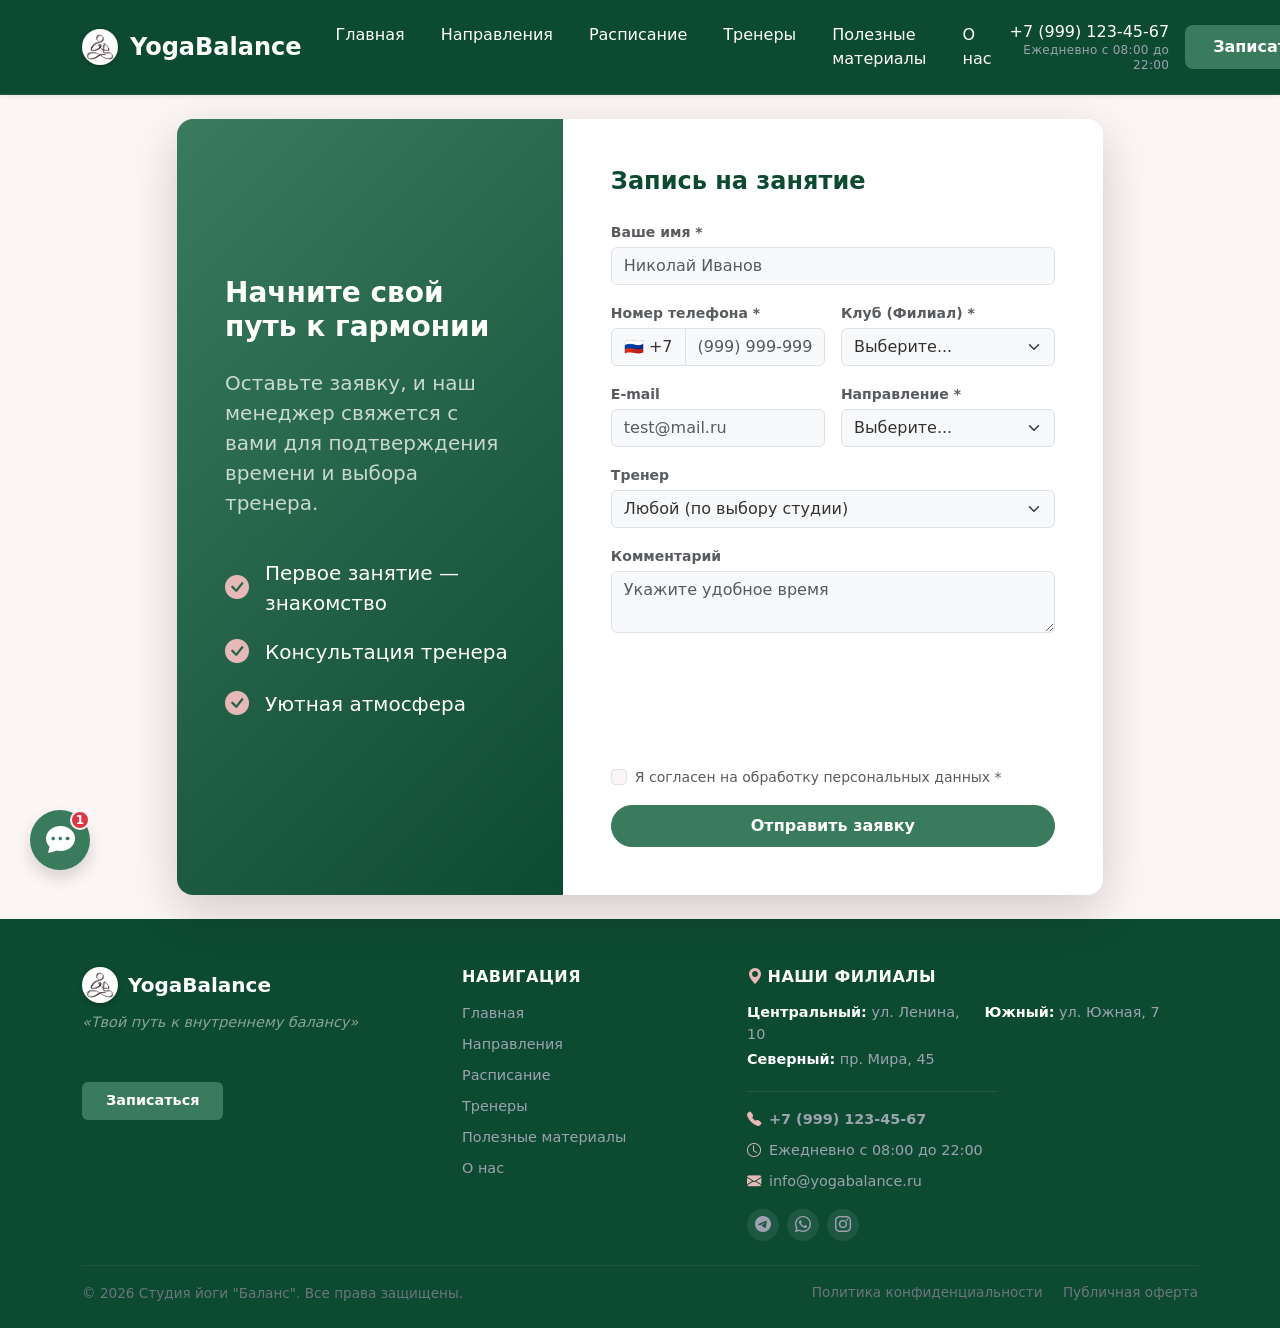
<file: order.html>
<!DOCTYPE html>
<html lang="ru">
<head>
    <meta charset="UTF-8">
    <meta name="viewport" content="width=device-width, initial-scale=1.0">
    <title>Запись на занятие – Студия йоги "Баланс"</title>
    <link href="https://cdn.jsdelivr.net/npm/bootstrap@5.3.3/dist/css/bootstrap.min.css" rel="stylesheet">
    <link rel="stylesheet" href="https://cdn.jsdelivr.net/npm/bootstrap-icons@1.11.1/font/bootstrap-icons.css">
    <link rel="stylesheet" href="css/custom.css">
</head>
<body>

    <nav class="navbar navbar-expand-lg navbar-custom sticky-top shadow-sm">
        <div class="container">
            <a class="navbar-brand navbar-brand-custom" href="index.html">
                <div class="logo-wrapper"><img src="images/yoga-up.png" alt="Логотип"></div>
                YogaBalance
            </a>
            <button class="navbar-toggler border-0" type="button" data-bs-toggle="collapse" data-bs-target="#mainNavbar">
                <span class="navbar-toggler-icon" style="filter: invert(1);"></span>
            </button>
            <div class="collapse navbar-collapse" id="mainNavbar">
                <ul class="navbar-nav mx-auto mb-2 mb-lg-0">
                    <li class="nav-item"><a class="nav-link nav-link-custom" href="index.html">Главная</a></li>
                    <li class="nav-item"><a class="nav-link nav-link-custom" href="catalog.html">Направления</a></li>
                    <li class="nav-item"><a class="nav-link nav-link-custom" href="schedule.html">Расписание</a></li>
                    <li class="nav-item"><a class="nav-link nav-link-custom" href="trainers.html">Тренеры</a></li>
                    <li class="nav-item"><a class="nav-link nav-link-custom" href="materials.html">Полезные материалы</a></li>
                    <li class="nav-item"><a class="nav-link nav-link-custom" href="about.html">О нас</a></li>
                </ul>
                <div class="d-flex flex-column flex-lg-row align-items-center gap-3 mt-3 mt-lg-0">
                    <div class="d-flex flex-column text-center text-lg-end justify-content-center">
                        <a href="tel:+79991234567" class="nav-phone">+7 (999) 123-45-67</a>
                        <span class="nav-work-time">Ежедневно с 08:00 до 22:00</span>
                    </div>
                    <a href="order.html" class="btn btn-nav-order">Записаться</a>
                </div>
            </div>
        </div>
    </nav>

    <main class="container py-4 flex-grow-1 d-flex flex-column" style="min-height: calc(100vh - 76px);">
        <div class="row justify-content-center flex-grow-1">
            <div class="col-12 col-lg-10 d-flex">
                <div class="card border-0 shadow-lg rounded-4 overflow-hidden w-100">
                    <div class="row g-0 h-100">
                        
                        <div class="col-md-5 text-white p-4 p-lg-5 d-flex flex-column justify-content-center" style="background: linear-gradient(135deg, #3a7b5e 0%, #0d4a32 100%);">
                            <h3 class="fw-bold mb-4">Начните свой путь к гармонии</h3>
                            <p class="mb-4 opacity-75 fs-5">Оставьте заявку, и наш менеджер свяжется с вами для подтверждения времени и выбора тренера.</p>
                            <ul class="list-unstyled mt-3 mb-0">
                                <li class="mb-3 d-flex align-items-center">
                                    <i class="bi bi-check-circle-fill me-3 fs-4" style="color: #e6b8b8;"></i> 
                                    <span class="fs-5">Первое занятие — знакомство</span>
                                </li>
                                <li class="mb-3 d-flex align-items-center">
                                    <i class="bi bi-check-circle-fill me-3 fs-4" style="color: #e6b8b8;"></i> 
                                    <span class="fs-5">Консультация тренера</span>
                                </li>
                                <li class="mb-3 d-flex align-items-center">
                                    <i class="bi bi-check-circle-fill me-3 fs-4" style="color: #e6b8b8;"></i> 
                                    <span class="fs-5">Уютная атмосфера</span>
                                </li>
                            </ul>
                        </div>
                        
                        <div class="col-md-7 p-4 p-lg-5 bg-white d-flex flex-column">
                            <h4 class="mb-4 fw-bold text-dark text-center text-md-start">Запись на занятие</h4>
                            
                            <form id="mainOrderForm" class="flex-grow-1 d-flex flex-column">
                                <div class="row g-3">
                                    <div class="col-12">
                                        <label for="name" class="form-label text-muted small fw-bold mb-1">Ваше имя *</label>
                                        <input type="text" class="form-control bg-light" id="name" placeholder="Николай Иванов" minlength="2" maxlength="30" required>
                                    </div>
                                    <div class="col-12 col-md-6">
                                        <label for="phone" class="form-label text-muted small fw-bold mb-1">Номер телефона *</label>
                                        <div class="input-group">
                                            <span class="input-group-text bg-light">🇷🇺 +7</span>
                                            <input type="tel" class="form-control bg-light" id="phone" placeholder="(999) 999-9999" pattern="[0-9+\(\)\-\s]{10,18}" maxlength="18" required>
                                        </div>
                                    </div>
                                    <div class="col-12 col-md-6">
                                        <label for="address" class="form-label text-muted small fw-bold mb-1">Клуб (Филиал) *</label>
                                        <select class="form-select bg-light" id="address" required>
                                            <option value="" selected disabled>Выберите...</option>
                                            <option value="center">Центральный</option>
                                            <option value="north">Северный</option>
                                            <option value="south">Южный</option>
                                        </select>
                                    </div>
                                    <div class="col-12 col-md-6">
                                        <label for="email" class="form-label text-muted small fw-bold mb-1">E-mail</label>
                                        <input type="email" class="form-control bg-light" id="email" placeholder="test@mail.ru">
                                    </div>
                                    <div class="col-12 col-md-6">
                                        <label for="direction" class="form-label text-muted small fw-bold mb-1">Направление *</label>
                                        <select class="form-select bg-light" id="direction" required>
                                            <option selected disabled value="">Выберите...</option>
                                            <option value="hatha">Хатха-йога</option>
                                            <option value="vinyasa">Виньяса-флоу</option>
                                            <option value="yin">Инь-йога</option>
                                            <option value="ashtanga">Аштанга-йога</option>
                                            <option value="kundalini">Кундалини</option>
                                        </select>
                                    </div>
                                    <div class="col-12">
                                        <label for="trainer" class="form-label text-muted small fw-bold mb-1">Тренер</label>
                                        <select class="form-select bg-light" id="trainer">
                                            <option value="" selected>Любой (по выбору студии)</option>
                                            <option value="anna">Анна Смирнова</option>
                                            <option value="elena">Елена Иванова</option>
                                            <option value="dmitry">Дмитрий Петров</option>
                                            <option value="maria">Мария Ким</option>
                                            <option value="alexey">Алексей Новиков</option>
                                            <option value="ivan">Иван Волков</option>
                                            <option value="olga">Ольга Соколова</option>
                                            <option value="sofya">Софья Морозова</option>
                                        </select>
                                    </div>
                                    <div class="col-12">
                                        <label for="comment" class="form-label text-muted small fw-bold mb-1">Комментарий</label>
                                        <textarea class="form-control bg-light" id="comment" rows="2" placeholder="Укажите удобное время"></textarea>
                                    </div>
                                </div>
                                
                                <div class="mt-auto pt-4">
                                    <div class="form-check mb-3">
                                        <input class="form-check-input" type="checkbox" id="agree" required>
                                        <label class="form-check-label text-muted small" for="agree">
                                            Я согласен на обработку персональных данных *
                                        </label>
                                    </div>
                                    <button type="submit" class="btn btn-primary w-100 rounded-pill fw-bold py-2">Отправить заявку</button>
                                </div>
                            </form>
                        </div>
                    </div>
                </div>
            </div>
        </div>
    </main>

    <footer class="pt-5 pb-4 mt-auto">
        <div class="container">
            <div class="row g-4 mb-4">
                <div class="col-12 col-lg-4">
                    <a href="index.html" class="d-flex align-items-center text-decoration-none mb-2">
                        <div class="logo-wrapper" style="width: 36px; height: 36px; margin-right: 10px;">
                            <img src="images/yoga-up.png" alt="Логотип">
                        </div>
                        <h5 class="fw-bold mb-0 text-white">YogaBalance</h5>
                    </a>
                    <p class="fst-italic text-white-50 mb-5">«Твой путь к внутреннему балансу»</p>
                    <a href="order.html" class="btn btn-footer-order">Записаться</a>
                </div>
                <div class="col-12 col-md-6 col-lg-3">
                    <h6 class="fw-bold mb-3 text-white text-uppercase">Навигация</h6>
                    <ul class="list-unstyled mb-0">
                        <li class="mb-2"><a href="index.html">Главная</a></li>
                        <li class="mb-2"><a href="catalog.html">Направления</a></li>
                        <li class="mb-2"><a href="schedule.html">Расписание</a></li>
                        <li class="mb-2"><a href="trainers.html">Тренеры</a></li>
                        <li class="mb-2"><a href="materials.html">Полезные материалы</a></li>
                        <li><a href="about.html">О нас</a></li>
                    </ul>
                </div>
                <div class="col-12 col-md-6 col-lg-5">
                    <h6 class="fw-bold mb-3 text-white text-uppercase">
                        <i class="bi bi-geo-alt-fill me-1" style="color: #e6b8b8;"></i>Наши филиалы
                    </h6>
                    <div class="row mb-3">
                        <div class="col-sm-6 mb-1"><span class="text-white fw-bold">Центральный:</span> ул. Ленина, 10</div>
                        <div class="col-sm-6 mb-1"><span class="text-white fw-bold">Южный:</span> ул. Южная, 7</div>
                        <div class="col-sm-6 mb-1"><span class="text-white fw-bold">Северный:</span> пр. Мира, 45</div>
                    </div>
                    <hr class="border-secondary my-3" style="max-width: 250px; opacity: 0.3;">
                    <div class="mb-0">
                        <p class="mb-2"><i class="bi bi-telephone-fill me-2"></i><a href="tel:+79991234567" class="footer-contact-link fw-bold">+7 (999) 123-45-67</a></p>
                        <p class="mb-2"><i class="bi bi-clock me-2"></i>Ежедневно с 08:00 до 22:00</p>
                        <p class="mb-3"><i class="bi bi-envelope-fill me-2"></i><a href="mailto:info@yogabalance.ru" class="footer-contact-link">info@yogabalance.ru</a></p>
                        <div class="d-flex gap-2">
                            <a href="#" class="social-icon"><i class="bi bi-telegram"></i></a>
                            <a href="#" class="social-icon"><i class="bi bi-whatsapp"></i></a>
                            <a href="#" class="social-icon"><i class="bi bi-instagram"></i></a>
                        </div>
                    </div>
                </div>
            </div>
            <hr class="border-secondary mb-3" style="opacity: 0.2;">
            <div class="row align-items-center">
                <div class="col-md-6 text-center text-md-start footer-copy">
                    &copy; 2026 Студия йоги "Баланс". Все права защищены.
                </div>
                <div class="col-md-6 text-center text-md-end mt-2 mt-md-0 footer-copy">
                    <a href="#" class="me-3">Политика конфиденциальности</a>
                    <a href="#">Публичная оферта</a>
                </div>
            </div>
        </div>
    </footer>

    <button id="scrollTopBtn" class="btn" aria-label="Наверх">
        <img src="images/yoga-up.png" alt="Наверх">
    </button>

    <!-- ВИДЖЕТ КОНСУЛЬТАНТА -->
    <div class="consultant-widget">
        <div class="consultant-popup" id="consultantPopup">
            <button type="button" class="btn-close consultant-close" aria-label="Закрыть" onclick="toggleConsultant()"></button>
            <div class="d-flex align-items-center mb-3">
                <div class="consultant-avatar me-3"><i class="bi bi-person-badge"></i></div>
                <div>
                    <h6 class="fw-bold mb-0 text-dark">Анна, менеджер</h6>
                    <small class="text-success"><i class="bi bi-circle-fill" style="font-size: 0.5rem; vertical-align: middle;"></i> Онлайн</small>
                </div>
            </div>
            <p class="text-muted small mb-3">Здравствуйте! Помочь вам выбрать направление или ответить на вопросы?</p>
            <div class="d-grid gap-2">
                <a href="https://wa.me/79991234567" target="_blank" class="btn btn-success btn-sm rounded-pill text-start"><i class="bi bi-whatsapp me-2"></i> Написать в WhatsApp</a>
                <a href="https://t.me/yogabalance" target="_blank" class="btn btn-primary btn-sm rounded-pill text-start" style="background-color: #0088cc; border-color: #0088cc;"><i class="bi bi-telegram me-2"></i> Написать в Telegram</a>
                <a href="tel:+79991234567" class="btn btn-outline-secondary btn-sm rounded-pill text-start"><i class="bi bi-telephone me-2"></i> Позвонить</a>
            </div>
        </div>
        <button class="consultant-btn shadow" onclick="toggleConsultant()" aria-label="Связаться с консультантом">
            <i class="bi bi-chat-dots-fill"></i>
            <span class="consultant-badge">1</span>
        </button>
    </div>

    <!-- КОНТЕЙНЕР ДЛЯ ВСПЛЫВАЮЩИХ УВЕДОМЛЕНИЙ (ТОСТОВ) -->
    <div class="toast-container position-fixed top-0 end-0 p-3" style="z-index: 1090;">
        <div id="successToast" class="toast align-items-center border-0 shadow-lg" role="alert" aria-live="assertive" aria-atomic="true" style="background-color: #ffffff; border-radius: 12px;">
            <div class="d-flex p-2">
                <div class="toast-body d-flex align-items-center">
                    <div class="bg-success bg-opacity-25 rounded-circle d-flex align-items-center justify-content-center me-3" style="width: 40px; height: 40px;">
                        <i class="bi bi-check-lg text-success fs-5"></i>
                    </div>
                    <div>
                        <h6 class="fw-bold mb-0 text-dark" id="toastTitle">Успешно!</h6>
                        <span class="text-muted small" id="toastMessage">Ваша заявка принята.</span>
                    </div>
                </div>
                <button type="button" class="btn-close me-2 m-auto" data-bs-dismiss="toast" aria-label="Закрыть"></button>
            </div>
        </div>
    </div>

    <script src="https://cdn.jsdelivr.net/npm/bootstrap@5.3.3/dist/js/bootstrap.bundle.min.js"></script>
    <script>
        function toggleConsultant() {
            const popup = document.getElementById('consultantPopup');
            const badge = document.querySelector('.consultant-badge');
            if (popup.classList.contains('show-popup')) {
                popup.classList.remove('show-popup');
            } else {
                popup.classList.add('show-popup');
                if (badge) badge.style.display = 'none'; 
            }
        }

        function showCustomToast(title, message) {
            document.getElementById('toastTitle').textContent = title;
            document.getElementById('toastMessage').textContent = message;
            const toastElement = document.getElementById('successToast');
            const toast = new bootstrap.Toast(toastElement, { delay: 5000 });
            toast.show();
        }

        document.addEventListener('DOMContentLoaded', () => {
            const urlParams = new URLSearchParams(window.location.search);
            
            if (urlParams.has('trainer')) {
                const selectTrainer = document.getElementById('trainer');
                if (selectTrainer) selectTrainer.value = urlParams.get('trainer');
            }
            
            if (urlParams.has('direction')) {
                const selectDirection = document.getElementById('direction');
                if (selectDirection) selectDirection.value = urlParams.get('direction');
            }

            // АВТОМАТИЧЕСКИЙ ВЫБОР ФИЛИАЛА
            if (urlParams.has('branch')) {
                const selectAddress = document.getElementById('address');
                if (selectAddress) selectAddress.value = urlParams.get('branch');
            }

            const phoneInput = document.getElementById('phone');
            phoneInput.addEventListener('input', function () {
                this.value = this.value.replace(/[^0-9+\-\(\)\s]/g, '');
            });

            const scrollTopBtn = document.getElementById('scrollTopBtn');
            window.onscroll = function() {
                if (document.body.scrollTop > 300 || document.documentElement.scrollTop > 300) {
                    scrollTopBtn.style.display = 'block';
                } else {
                    scrollTopBtn.style.display = 'none';
                }
            };
            scrollTopBtn.addEventListener('click', () => {
                window.scrollTo({ top: 0, behavior: 'smooth' });
            });
        });
        
        document.getElementById('mainOrderForm').addEventListener('submit', function(event) {
            event.preventDefault();
            showCustomToast('Успешная запись!', 'Наш менеджер свяжется с вами для подтверждения.');
            this.reset();
        });
    </script>
</body>
</html>
</file>
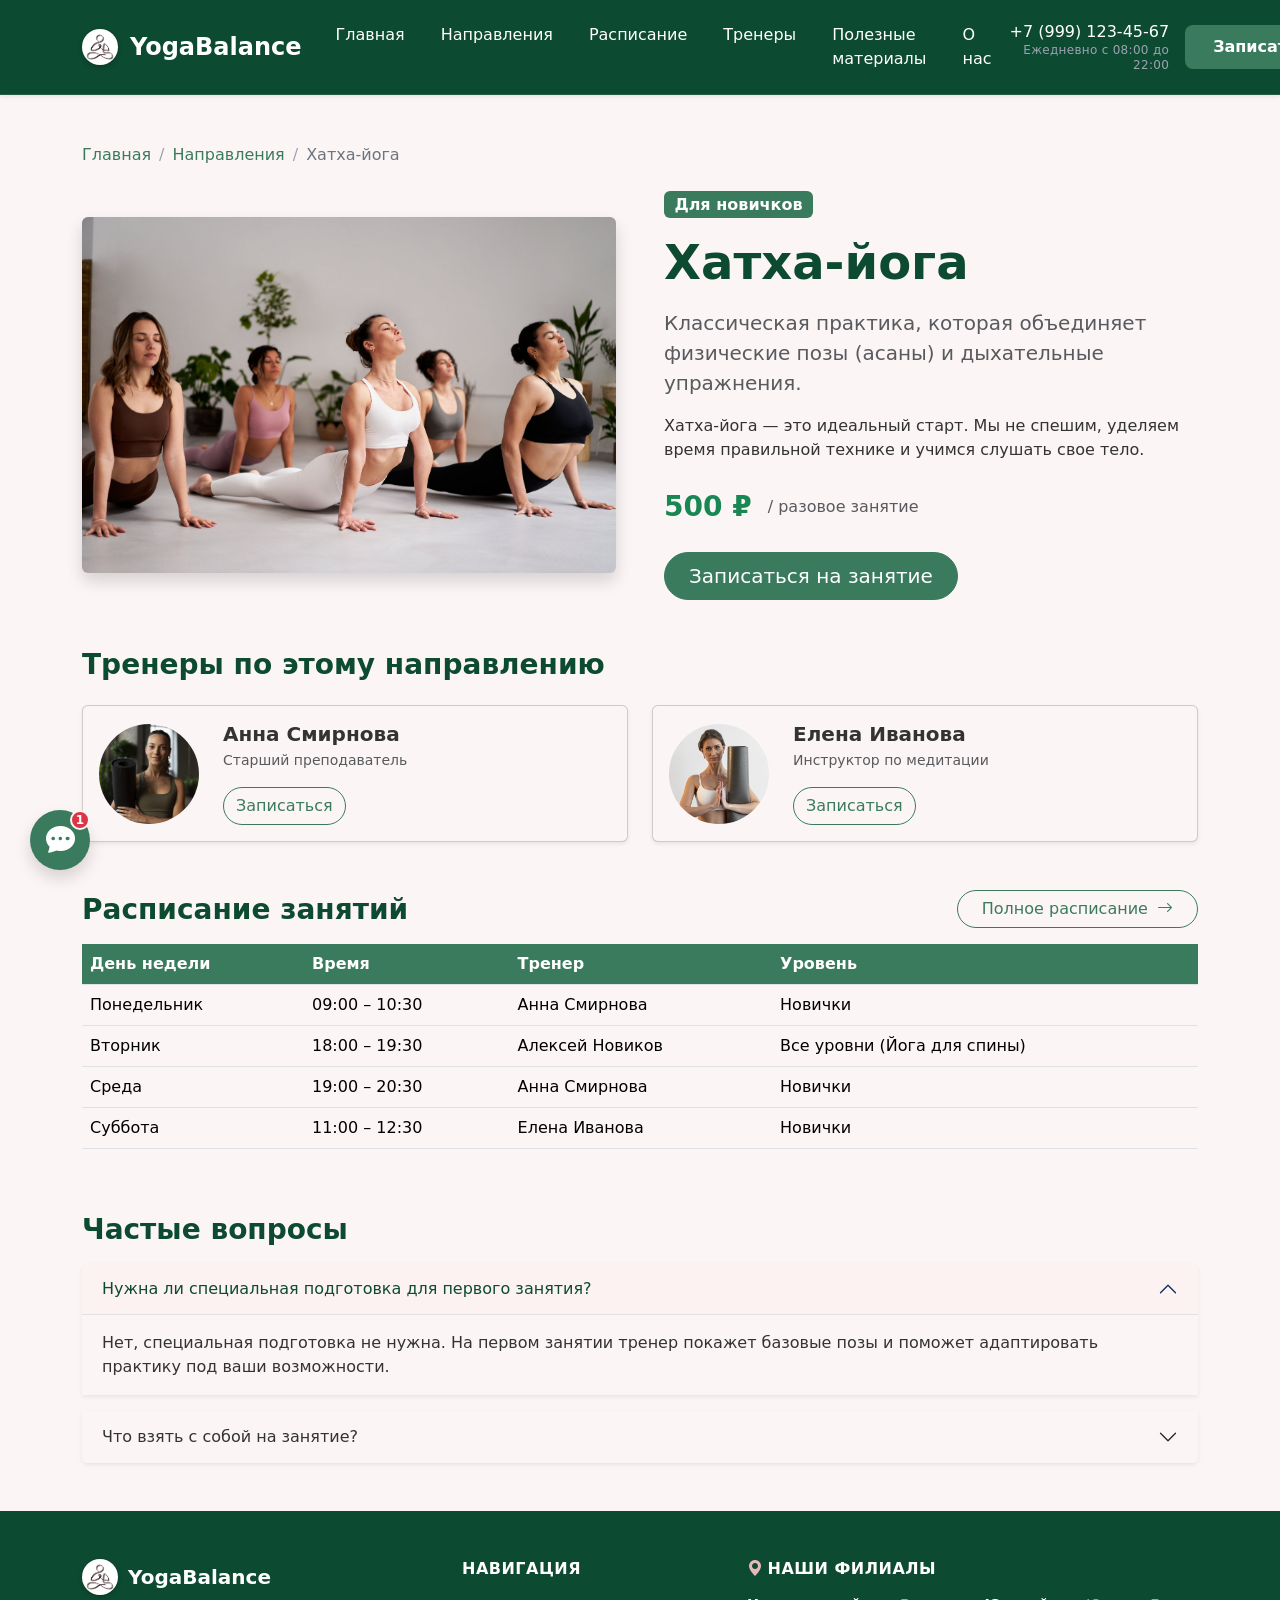
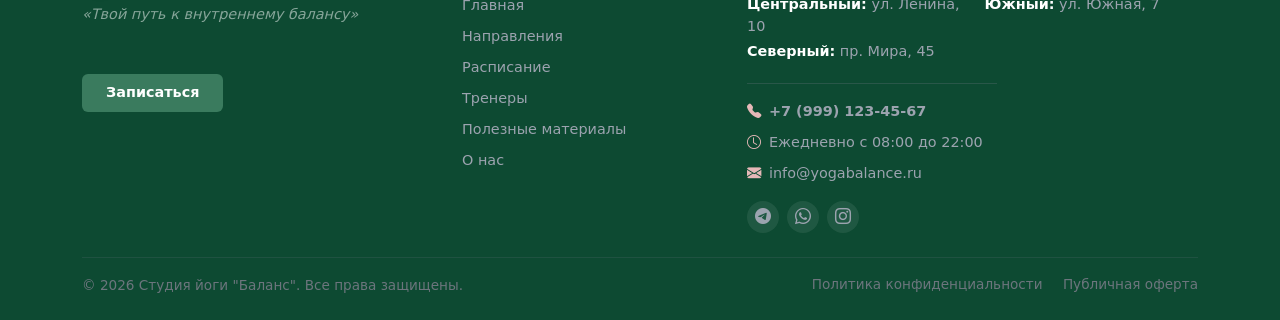
<file: product.html>
<!DOCTYPE html>
<html lang="ru">
<head>
    <meta charset="UTF-8">
    <meta name="viewport" content="width=device-width, initial-scale=1.0">
    <title>Направление – Студия йоги "Баланс"</title>
    <link href="https://cdn.jsdelivr.net/npm/bootstrap@5.3.3/dist/css/bootstrap.min.css" rel="stylesheet">
    <link rel="stylesheet" href="https://cdn.jsdelivr.net/npm/bootstrap-icons@1.11.1/font/bootstrap-icons.css">
    <link rel="stylesheet" href="css/custom.css">
</head>
<body>

    <nav class="navbar navbar-expand-lg navbar-custom sticky-top shadow-sm">
        <div class="container">
            <a class="navbar-brand navbar-brand-custom" href="index.html">
                <div class="logo-wrapper"><img src="images/yoga-up.png" alt="Логотип"></div>
                YogaBalance
            </a>
            <button class="navbar-toggler border-0" type="button" data-bs-toggle="collapse" data-bs-target="#mainNavbar">
                <span class="navbar-toggler-icon" style="filter: invert(1);"></span>
            </button>
            <div class="collapse navbar-collapse" id="mainNavbar">
                <ul class="navbar-nav mx-auto mb-2 mb-lg-0">
                    <li class="nav-item"><a class="nav-link nav-link-custom" href="index.html">Главная</a></li>
                    <li class="nav-item"><a class="nav-link nav-link-custom" href="catalog.html">Направления</a></li>
                    <li class="nav-item"><a class="nav-link nav-link-custom" href="schedule.html">Расписание</a></li>
                    <li class="nav-item"><a class="nav-link nav-link-custom" href="trainers.html">Тренеры</a></li>
                    <li class="nav-item"><a class="nav-link nav-link-custom" href="materials.html">Полезные материалы</a></li>
                    <li class="nav-item"><a class="nav-link nav-link-custom" href="about.html">О нас</a></li>
                </ul>
                <div class="d-flex flex-column flex-lg-row align-items-center gap-3 mt-3 mt-lg-0">
                    <div class="d-flex flex-column text-center text-lg-end justify-content-center">
                        <!-- Убрали lh-1 и mb-1 -->
                        <a href="tel:+79991234567" class="nav-phone">+7 (999) 123-45-67</a>
                        <span class="nav-work-time">Ежедневно с 08:00 до 22:00</span>
                    </div>
                    <a href="order.html" class="btn btn-nav-order">Записаться</a>
                </div>
            </div>
        </div>
    </nav>

    <main class="container my-5">
        <nav aria-label="breadcrumb">
            <ol class="breadcrumb">
                <li class="breadcrumb-item"><a href="index.html">Главная</a></li>
                <li class="breadcrumb-item"><a href="catalog.html">Направления</a></li>
                <li class="breadcrumb-item active" aria-current="page" id="breadcrumbTitle">Загрузка...</li>
            </ol>
        </nav>

        <div class="row g-5 align-items-center mb-5">
            <div class="col-12 col-md-6">
                <img id="pageImage" src="images/yoga-hatha.jpg" alt="Йога" class="img-fluid rounded shadow">
            </div>
            <div class="col-12 col-md-6">
                <span class="badge mb-3 fs-6" id="pageBadge" style="background-color: #3a7b5e;">Загрузка...</span>
                <h2 class="display-5 fw-bold mb-3 text-dark" id="pageTitle">Загрузка...</h2>
                <p class="lead text-muted" id="pageLead">Загрузка...</p>
                <p class="mb-4" id="pageDesc">Загрузка...</p>
                <div class="d-flex align-items-center gap-3 mb-4">
                    <span class="fs-3 fw-bold text-success" id="pagePrice">...</span>
                    <span class="text-muted">/ разовое занятие</span>
                </div>
                <a class="btn btn-primary btn-lg px-4 rounded-pill" id="pageOrderBtn" href="#">Записаться на занятие</a>
            </div>
        </div>

        <h3 class="mb-4 text-dark fw-bold">Тренеры по этому направлению</h3>
        <div class="row g-4 mb-5" id="trainersContainer">
            <!-- Содержимое генерируется скриптом -->
        </div>

        <div class="d-flex justify-content-between align-items-center mb-3">
            <h3 class="mb-0 text-dark fw-bold">Расписание занятий</h3>
            <a href="schedule.html" class="btn btn-outline-primary rounded-pill px-4"> Полное расписание <i class="bi bi-arrow-right ms-1"></i> </a>
        </div>

        <div class="table-responsive mb-5">
            <table class="table table-hover align-middle custom-table">
                <thead>
                    <tr>
                        <th>День недели</th>
                        <th>Время</th>
                        <th>Тренер</th>
                        <th>Уровень</th>
                    </tr>
                </thead>
                <tbody id="scheduleContainer">
                    <!-- Строки генерируются скриптом -->
                </tbody>
            </table>
        </div>

        <h3 class="mb-3 text-dark fw-bold">Частые вопросы</h3>
        <div class="accordion" id="faqAccordion">
            <div class="accordion-item border-0 shadow-sm mb-3">
                <h2 class="accordion-header">
                    <button class="accordion-button" type="button" data-bs-toggle="collapse" data-bs-target="#collapseOne" aria-expanded="true">
                        Нужна ли специальная подготовка для первого занятия?
                    </button>
                </h2>
                <div id="collapseOne" class="accordion-collapse collapse show" data-bs-parent="#faqAccordion">
                    <div class="accordion-body">
                        Нет, специальная подготовка не нужна. На первом занятии тренер покажет базовые позы и поможет адаптировать практику под ваши возможности.
                    </div>
                </div>
            </div>
            <div class="accordion-item border-0 shadow-sm">
                <h2 class="accordion-header">
                    <button class="accordion-button collapsed" type="button" data-bs-toggle="collapse" data-bs-target="#collapseTwo" aria-expanded="false">
                        Что взять с собой на занятие?
                    </button>
                </h2>
                <div id="collapseTwo" class="accordion-collapse collapse" data-bs-parent="#faqAccordion">
                    <div class="accordion-body">
                        Возьмите удобную спортивную одежду и бутылку воды. Коврик для йоги мы предоставим бесплатно.
                    </div>
                </div>
            </div>
        </div>
    </main>

    <footer class="pt-5 pb-4 mt-auto">
        <div class="container">
            <div class="row g-4 mb-4">
                
                <!-- 1. Логотип, слоган и кнопка -->
                <div class="col-12 col-lg-4">
                    <a href="index.html" class="d-flex align-items-center text-decoration-none mb-2">
                        <div class="logo-wrapper" style="width: 36px; height: 36px; margin-right: 10px;">
                            <img src="images/yoga-up.png" alt="Логотип">
                        </div>
                        <h5 class="fw-bold mb-0 text-white">YogaBalance</h5>
                    </a>
                    <p class="fst-italic text-white-50 mb-5">«Твой путь к внутреннему балансу»</p>
                    <a href="order.html" class="btn btn-footer-order">Записаться</a>
                </div>

                <!-- 2. Навигация -->
                <div class="col-12 col-md-6 col-lg-3">
                    <h6 class="fw-bold mb-3 text-white text-uppercase">Навигация</h6>
                    <ul class="list-unstyled mb-0">
                        <li class="mb-2"><a href="index.html">Главная</a></li>
                        <li class="mb-2"><a href="catalog.html">Направления</a></li>
                        <li class="mb-2"><a href="schedule.html">Расписание</a></li>
                        <li class="mb-2"><a href="trainers.html">Тренеры</a></li>
                        <li class="mb-2"><a href="materials.html">Полезные материалы</a></li>
                        <li><a href="about.html">О нас</a></li>
                    </ul>
                </div>

                <!-- 3. Филиалы и контакты -->
                <div class="col-12 col-md-6 col-lg-5">
                    <h6 class="fw-bold mb-3 text-white text-uppercase">
                        <i class="bi bi-geo-alt-fill me-1" style="color: #e6b8b8;"></i>Наши филиалы
                    </h6>
                    
                    <div class="row mb-3">
                        <div class="col-sm-6 mb-1"><span class="text-white fw-bold">Центральный:</span> ул. Ленина, 10</div>
                        <div class="col-sm-6 mb-1"><span class="text-white fw-bold">Южный:</span> ул. Южная, 7</div>
                        <div class="col-sm-6 mb-1"><span class="text-white fw-bold">Северный:</span> пр. Мира, 45</div>
                    </div>
                    
                    <hr class="border-secondary my-3" style="max-width: 250px; opacity: 0.3;">

                    <div class="mb-0">
                        <p class="mb-2"><i class="bi bi-telephone-fill me-2"></i><a href="tel:+79991234567" class="footer-contact-link fw-bold">+7 (999) 123-45-67</a></p>
                        <p class="mb-2"><i class="bi bi-clock me-2"></i>Ежедневно с 08:00 до 22:00</p>
                        <p class="mb-3"><i class="bi bi-envelope-fill me-2"></i><a href="mailto:info@yogabalance.ru" class="footer-contact-link">info@yogabalance.ru</a></p>
                        
                        <div class="d-flex gap-2">
                            <a href="#" class="social-icon"><i class="bi bi-telegram"></i></a>
                            <a href="#" class="social-icon"><i class="bi bi-whatsapp"></i></a>
                            <a href="#" class="social-icon"><i class="bi bi-instagram"></i></a>
                        </div>
                    </div>
                </div>

            </div>
            
            <hr class="border-secondary mb-3" style="opacity: 0.2;">
            
            <div class="row align-items-center">
                <div class="col-md-6 text-center text-md-start footer-copy">
                    &copy; 2026 Студия йоги "Баланс". Все права защищены.
                </div>
                <div class="col-md-6 text-center text-md-end mt-2 mt-md-0 footer-copy">
                    <a href="#" class="me-3">Политика конфиденциальности</a>
                    <a href="#">Публичная оферта</a>
                </div>
            </div>
        </div>
    </footer>

    <button id="scrollTopBtn" class="btn" aria-label="Наверх">
        <img src="images/yoga-up.png" alt="Наверх">
    </button>

    <!-- ВИДЖЕТ КОНСУЛЬТАНТА (ЧАТ) -->
    <div class="consultant-widget">
        <!-- Само всплывающее окно -->
        <div class="consultant-popup" id="consultantPopup">
            <button type="button" class="btn-close consultant-close" aria-label="Закрыть" onclick="toggleConsultant()"></button>
            <div class="d-flex align-items-center mb-3">
                <div class="consultant-avatar me-3">
                    <i class="bi bi-person-badge"></i>
                </div>
                <div>
                    <h6 class="fw-bold mb-0 text-dark">Анна, менеджер</h6>
                    <small class="text-success"><i class="bi bi-circle-fill" style="font-size: 0.5rem; vertical-align: middle;"></i> Онлайн</small>
                </div>
            </div>
            <p class="text-muted small mb-3">Здравствуйте! Помочь вам выбрать направление или ответить на вопросы?</p>
            <div class="d-grid gap-2">
                <a href="https://wa.me/79991234567" target="_blank" class="btn btn-success btn-sm rounded-pill text-start">
                    <i class="bi bi-whatsapp me-2"></i> Написать в WhatsApp
                </a>
                <a href="https://t.me/yogabalance" target="_blank" class="btn btn-primary btn-sm rounded-pill text-start" style="background-color: #0088cc; border-color: #0088cc;">
                    <i class="bi bi-telegram me-2"></i> Написать в Telegram
                </a>
                <a href="tel:+79991234567" class="btn btn-outline-secondary btn-sm rounded-pill text-start">
                    <i class="bi bi-telephone me-2"></i> Позвонить
                </a>
            </div>
        </div>

        <!-- Кнопка вызова консультанта -->
        <button class="consultant-btn shadow" onclick="toggleConsultant()" aria-label="Связаться с консультантом">
            <i class="bi bi-chat-dots-fill"></i>
            <span class="consultant-badge">1</span>
        </button>
    </div>

    <script src="https://cdn.jsdelivr.net/npm/bootstrap@5.3.3/dist/js/bootstrap.bundle.min.js"></script>
    
    <script>
        // Скрипт для виджета консультанта
        function toggleConsultant() {
            const popup = document.getElementById('consultantPopup');
            const badge = document.querySelector('.consultant-badge');
            
            if (popup.classList.contains('show-popup')) {
                popup.classList.remove('show-popup');
            } else {
                popup.classList.add('show-popup');
                // Скрываем красный бейджик, когда пользователь открыл чат
                if (badge) badge.style.display = 'none'; 
            }
        }

        document.addEventListener('DOMContentLoaded', () => {
            const urlParams = new URLSearchParams(window.location.search);
            const direction = urlParams.get('direction') || 'hatha';

            // ОБНОВЛЕННАЯ БАЗА ДАННЫХ (СИНХРОНИЗИРОВАНА С schedule.html)
            const data = {
                'hatha': {
                    title: 'Хатха-йога',
                    badge: 'Для новичков',
                    lead: 'Классическая практика, которая объединяет физические позы (асаны) и дыхательные упражнения.',
                    desc: 'Хатха-йога — это идеальный старт. Мы не спешим, уделяем время правильной технике и учимся слушать свое тело.',
                    price: '500 ₽',
                    img: 'images/yoga-hatha.jpg',
                    trainers: [
                        { name: 'Анна Смирнова', role: 'Старший преподаватель', id: 'anna', img: 'images/trainer-anna.jpg' },
                        { name: 'Елена Иванова', role: 'Инструктор по медитации', id: 'elena', img: 'images/trainer-elena.jpg' }
                    ],
                    schedule: [
                        ['Понедельник', '09:00 – 10:30', 'Анна Смирнова', 'Новички'],
                        ['Вторник', '18:00 – 19:30', 'Алексей Новиков', 'Все уровни (Йога для спины)'],
                        ['Среда', '19:00 – 20:30', 'Анна Смирнова', 'Новички'],
                        ['Суббота', '11:00 – 12:30', 'Елена Иванова', 'Новички']
                    ]
                },
                'vinyasa': {
                    title: 'Виньяса-флоу',
                    badge: 'Динамика',
                    lead: 'Активная практика. Плавное перетекание из одной позы в другую под дыхание.',
                    desc: 'Виньяса помогает развить выносливость, сжечь лишнее и почувствовать связь между дыханием и движением.',
                    price: '600 ₽',
                    img: 'images/yoga-vinyasa.jpg',
                    trainers: [
                        { name: 'Дмитрий Петров', role: 'Преподаватель Аштанги', id: 'dmitry', img: 'images/trainer-dmitry.jpg' },
                        { name: 'Иван Волков', role: 'Инструктор силовых практик', id: 'ivan', img: 'images/trainer-ivan.jpg' }
                    ],
                    schedule: [
                        ['Понедельник', '19:00 – 20:30', 'Анна Смирнова', 'Средний'],
                        ['Вторник', '08:00 – 09:30', 'Дмитрий Петров', 'Средний'],
                        ['Четверг', '19:00 – 20:30', 'Иван Волков', 'Средний'],
                        ['Воскресенье', '10:00 – 11:30', 'Дмитрий Петров', 'Средний']
                    ]
                },
                'yin': {
                    title: 'Инь-йога',
                    badge: 'Расслабление',
                    lead: 'Глубокое расслабление. Долгое удержание поз для работы с фасциями и суставами.',
                    desc: 'Идеально для снятия стресса. Мы задерживаемся в позах по 3-5 минут, чтобы тело и ум полностью расслабились.',
                    price: '550 ₽',
                    img: 'images/yoga-yin.jpg',
                    trainers: [
                        { name: 'Елена Иванова', role: 'Инструктор по медитации', id: 'elena', img: 'images/trainer-elena.jpg' },
                        { name: 'Мария Ким', role: 'Инструктор Кундалини', id: 'maria', img: 'images/trainer-maria.jpg' }
                    ],
                    schedule: [
                        ['Пятница', '20:00 – 21:30', 'Елена Иванова', 'Все уровни'],
                        ['Суббота', '18:00 – 19:30', 'Мария Ким', 'Все уровни']
                    ]
                },
                'ashtanga': {
                    title: 'Аштанга-йога',
                    badge: 'Сила',
                    lead: 'Интенсивная практика. Развивает выносливость и силу духа.',
                    desc: 'Динамичная и мощная серия асан. Подходит для тех, кто хочет серьезной физической нагрузки и дисциплины.',
                    price: '700 ₽',
                    img: 'images/yoga-ashtanga.jpg',
                    trainers: [
                        { name: 'Дмитрий Петров', role: 'Преподаватель Аштанги', id: 'dmitry', img: 'images/trainer-dmitry.jpg' },
                        { name: 'Иван Волков', role: 'Инструктор силовых практик', id: 'ivan', img: 'images/trainer-ivan.jpg' }
                    ],
                    schedule: [
                        ['Понедельник', '07:00 – 08:30', 'Дмитрий Петров', 'Продвинутый'],
                        ['Четверг', '07:00 – 08:30', 'Иван Волков', 'Продвинутый']
                    ]
                },
                'kundalini': {
                    title: 'Кундалини',
                    badge: 'Дыхание',
                    lead: 'Работа с энергией через дыхательные упражнения и медитацию.',
                    desc: 'Включает в себя мантры, крийи и мощное дыхание. Отличный способ зарядиться энергией и очистить ум.',
                    price: '600 ₽',
                    img: 'images/yoga-kundalini.jpg',
                    trainers: [
                        { name: 'Мария Ким', role: 'Инструктор Кундалини', id: 'maria', img: 'images/trainer-maria.jpg' },
                        { name: 'Ольга Соколова', role: 'Инструктор Аэройоги', id: 'olga', img: 'images/trainer-olga.jpg' }
                    ],
                    schedule: [
                        ['Среда', '08:00 – 09:30', 'Мария Ким', 'Все уровни'],
                        ['Суббота', '09:00 – 10:30', 'Ольга Соколова', 'Все уровни']
                    ]
                }
            };

            const info = data[direction] || data['hatha'];

            document.title = info.title + ' – Студия йоги "Баланс"';
            document.getElementById('breadcrumbTitle').textContent = info.title;
            document.getElementById('pageTitle').textContent = info.title;
            document.getElementById('pageBadge').textContent = info.badge;
            document.getElementById('pageLead').textContent = info.lead;
            document.getElementById('pageDesc').textContent = info.desc;
            document.getElementById('pagePrice').textContent = info.price;
            
            const imgElement = document.getElementById('pageImage');
            imgElement.src = info.img;
            imgElement.onerror = function() {
                this.src = 'https://placehold.co/600x500/ffd6d6/333333?text=' + info.title;
            };

            document.getElementById('pageOrderBtn').href = 'order.html?direction=' + direction;

            const trainersContainer = document.getElementById('trainersContainer');
            info.trainers.forEach(trainer => {
                trainersContainer.innerHTML += `
                    <div class="col-12 col-md-6">
                        <div class="card shadow-sm h-100 flex-row align-items-center p-3">
                            <img src="${trainer.img}" onerror="this.src='https://placehold.co/150x150/e0eafc/333333?text=Фото'" class="rounded-circle me-4" style="width: 100px; height: 100px; object-fit: cover;" alt="${trainer.name}">
                            <div>
                                <h4 class="h5 mb-1 fw-bold">${trainer.name}</h4>
                                <p class="text-muted small mb-3">${trainer.role}</p>
                                <a href="order.html?direction=${direction}&trainer=${trainer.id}" class="btn btn-outline-primary rounded-pill">Записаться</a>
                            </div>
                        </div>
                    </div>
                `;
            });

            const scheduleContainer = document.getElementById('scheduleContainer');
            info.schedule.forEach(row => {
                scheduleContainer.innerHTML += `
                    <tr>
                        <td>${row[0]}</td>
                        <td>${row[1]}</td>
                        <td>${row[2]}</td>
                        <td>${row[3]}</td>
                    </tr>
                `;
            });

            const scrollTopBtn = document.getElementById('scrollTopBtn');
            window.onscroll = function() {
                if (document.body.scrollTop > 300 || document.documentElement.scrollTop > 300) {
                    scrollTopBtn.style.display = 'block';
                } else {
                    scrollTopBtn.style.display = 'none';
                }
            };
            scrollTopBtn.addEventListener('click', () => {
                window.scrollTo({ top: 0, behavior: 'smooth' });
            });
        });
    </script>
</body>
</html>
</file>
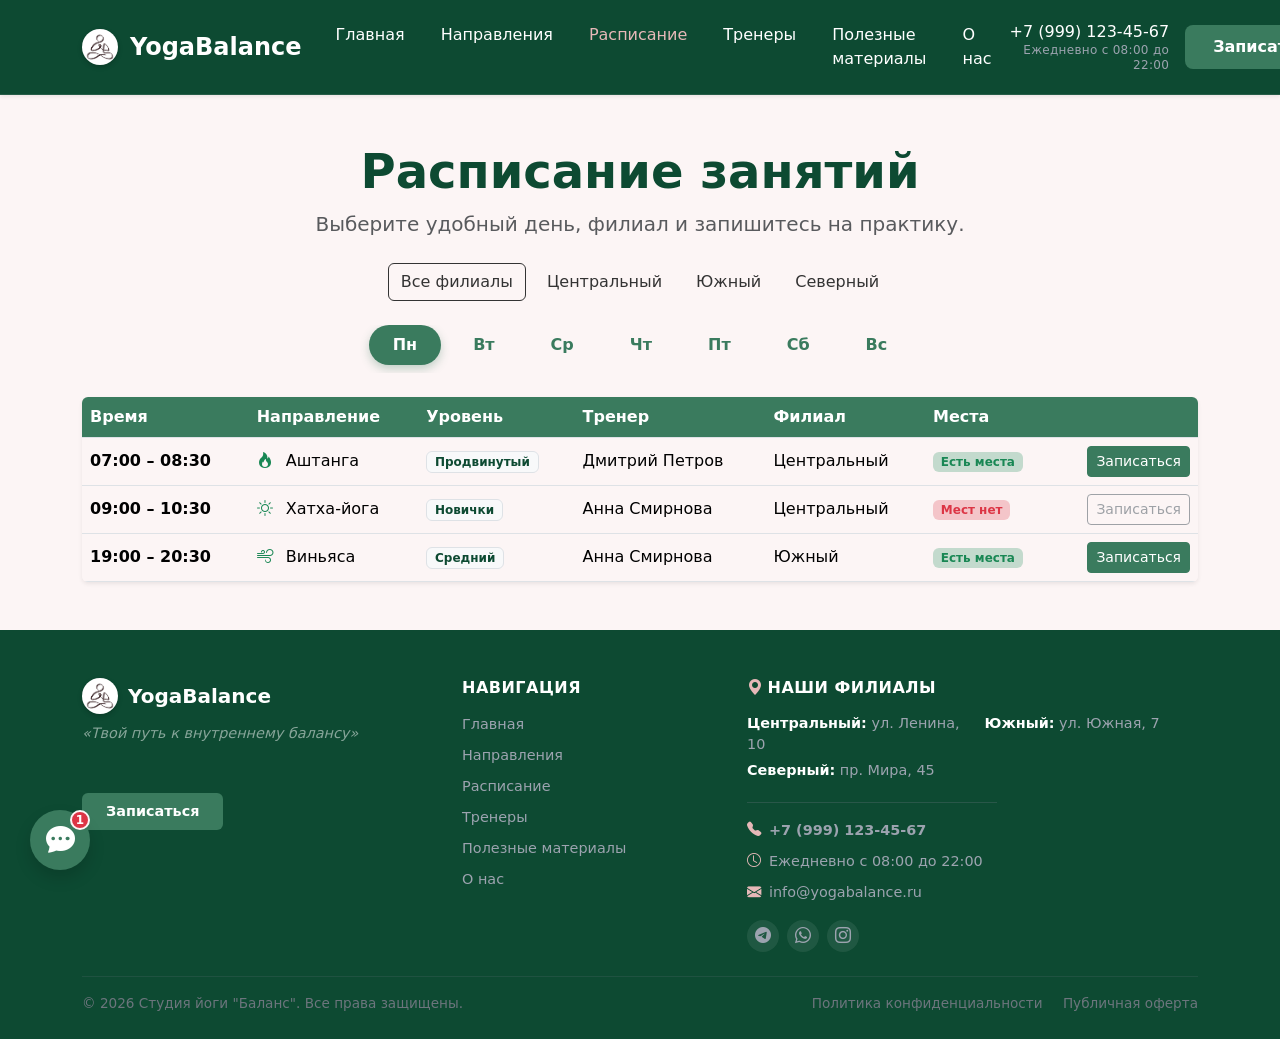
<file: schedule.html>
<!DOCTYPE html>
<html lang="ru">
<head>
    <meta charset="UTF-8">
    <meta name="viewport" content="width=device-width, initial-scale=1.0">
    <title>Расписание – Студия йоги "Баланс"</title>
    <link href="https://cdn.jsdelivr.net/npm/bootstrap@5.3.3/dist/css/bootstrap.min.css" rel="stylesheet">
    <link rel="stylesheet" href="https://cdn.jsdelivr.net/npm/bootstrap-icons@1.11.1/font/bootstrap-icons.css">
    <link rel="stylesheet" href="css/custom.css">
</head>
<body>

    <nav class="navbar navbar-expand-lg navbar-custom sticky-top shadow-sm">
        <div class="container">
            <a class="navbar-brand navbar-brand-custom" href="index.html">
                <div class="logo-wrapper"><img src="images/yoga-up.png" alt="Логотип"></div>
                YogaBalance
            </a>
            <button class="navbar-toggler border-0" type="button" data-bs-toggle="collapse" data-bs-target="#mainNavbar">
                <span class="navbar-toggler-icon" style="filter: invert(1);"></span>
            </button>
            <div class="collapse navbar-collapse" id="mainNavbar">
                <ul class="navbar-nav mx-auto mb-2 mb-lg-0">
                    <li class="nav-item"><a class="nav-link nav-link-custom" href="index.html">Главная</a></li>
                    <li class="nav-item"><a class="nav-link nav-link-custom" href="catalog.html">Направления</a></li>
                    <li class="nav-item"><a class="nav-link nav-link-custom active" href="schedule.html">Расписание</a></li>
                    <li class="nav-item"><a class="nav-link nav-link-custom" href="trainers.html">Тренеры</a></li>
                    <li class="nav-item"><a class="nav-link nav-link-custom" href="materials.html">Полезные материалы</a></li>
                    <li class="nav-item"><a class="nav-link nav-link-custom" href="about.html">О нас</a></li>
                </ul>
                <div class="d-flex flex-column flex-lg-row align-items-center gap-3 mt-3 mt-lg-0">
                    <div class="d-flex flex-column text-center text-lg-end justify-content-center">
                        <a href="tel:+79991234567" class="nav-phone">+7 (999) 123-45-67</a>
                        <span class="nav-work-time">Ежедневно с 08:00 до 22:00</span>
                    </div>
                    <a href="order.html" class="btn btn-nav-order">Записаться</a>
                </div>
            </div>
        </div>
    </nav>

    <main class="container my-5">
        <div class="text-center mb-4">
            <h2 class="display-5 fw-bold text-dark">Расписание занятий</h2>
            <p class="lead text-muted">Выберите удобный день, филиал и запишитесь на практику.</p>
        </div>

        <!-- Фильтр по филиалам (Кнопки) -->
        <div class="d-flex flex-wrap justify-content-center gap-2 mb-4">
            <button class="btn branch-filter-btn active" data-branch="all">Все филиалы</button>
            <button class="btn branch-filter-btn" data-branch="center">Центральный</button>
            <button class="btn branch-filter-btn" data-branch="south">Южный</button>
            <button class="btn branch-filter-btn" data-branch="north">Северный</button>
        </div>

        <!-- Вкладки с днями недели -->
        <ul class="nav nav-pills mb-4 justify-content-center flex-nowrap overflow-auto pb-2" id="scheduleTabs" role="tablist" style="scrollbar-width: none;">
            <li class="nav-item" role="presentation"><button class="nav-link active" id="mon-tab" data-bs-toggle="pill" data-bs-target="#mon" type="button" role="tab">Пн</button></li>
            <li class="nav-item" role="presentation"><button class="nav-link" id="tue-tab" data-bs-toggle="pill" data-bs-target="#tue" type="button" role="tab">Вт</button></li>
            <li class="nav-item" role="presentation"><button class="nav-link" id="wed-tab" data-bs-toggle="pill" data-bs-target="#wed" type="button" role="tab">Ср</button></li>
            <li class="nav-item" role="presentation"><button class="nav-link" id="thu-tab" data-bs-toggle="pill" data-bs-target="#thu" type="button" role="tab">Чт</button></li>
            <li class="nav-item" role="presentation"><button class="nav-link" id="fri-tab" data-bs-toggle="pill" data-bs-target="#fri" type="button" role="tab">Пт</button></li>
            <li class="nav-item" role="presentation"><button class="nav-link" id="sat-tab" data-bs-toggle="pill" data-bs-target="#sat" type="button" role="tab">Сб</button></li>
            <li class="nav-item" role="presentation"><button class="nav-link" id="sun-tab" data-bs-toggle="pill" data-bs-target="#sun" type="button" role="tab">Вс</button></li>
        </ul>

        <!-- Контент вкладок -->
        <div class="tab-content" id="scheduleTabsContent">
            
            <!-- Понедельник -->
            <div class="tab-pane fade show active" id="mon" role="tabpanel">
                <div class="card shadow-sm border-0 overflow-hidden">
                    <div class="table-responsive">
                        <table class="table table-hover align-middle custom-table schedule-table mb-0">
                            <thead>
                                <tr><th>Время</th><th>Направление</th><th>Уровень</th><th>Тренер</th><th>Филиал</th><th>Места</th><th></th></tr>
                            </thead>
                            <tbody>
                                <tr data-branch="center">
                                    <td class="fw-bold">07:00 – 08:30</td>
                                    <td><i class="bi bi-fire text-success me-2"></i> Аштанга</td>
                                    <td><span class="badge bg-light text-dark border">Продвинутый</span></td>
                                    <td>Дмитрий Петров</td>
                                    <td>Центральный</td>
                                    <td><span class="badge bg-success bg-opacity-25 text-success">Есть места</span></td>
                                    <td class="text-end"><a href="order.html?direction=ashtanga&trainer=dmitry&branch=center" class="btn btn-sm btn-primary">Записаться</a></td>
                                </tr>
                                <tr data-branch="center">
                                    <td class="fw-bold">09:00 – 10:30</td>
                                    <td><i class="bi bi-sun text-success me-2"></i> Хатха-йога</td>
                                    <td><span class="badge bg-light text-dark border">Новички</span></td>
                                    <td>Анна Смирнова</td>
                                    <td>Центральный</td>
                                    <td><span class="badge bg-danger bg-opacity-25 text-danger">Мест нет</span></td>
                                    <td class="text-end"><button class="btn btn-sm btn-outline-secondary" disabled>Записаться</button></td>
                                </tr>
                                <tr data-branch="south">
                                    <td class="fw-bold">19:00 – 20:30</td>
                                    <td><i class="bi bi-wind text-success me-2"></i> Виньяса</td>
                                    <td><span class="badge bg-light text-dark border">Средний</span></td>
                                    <td>Анна Смирнова</td>
                                    <td>Южный</td>
                                    <td><span class="badge bg-success bg-opacity-25 text-success">Есть места</span></td>
                                    <td class="text-end"><a href="order.html?direction=vinyasa&trainer=anna&branch=south" class="btn btn-sm btn-primary">Записаться</a></td>
                                </tr>
                            </tbody>
                        </table>
                    </div>
                </div>
            </div>

            <!-- Вторник -->
            <div class="tab-pane fade" id="tue" role="tabpanel">
                <div class="card shadow-sm border-0 overflow-hidden">
                    <div class="table-responsive">
                        <table class="table table-hover align-middle custom-table schedule-table mb-0">
                            <thead>
                                <tr><th>Время</th><th>Направление</th><th>Уровень</th><th>Тренер</th><th>Филиал</th><th>Места</th><th></th></tr>
                            </thead>
                            <tbody>
                                <tr data-branch="north">
                                    <td class="fw-bold">08:00 – 09:30</td>
                                    <td><i class="bi bi-wind text-success me-2"></i> Виньяса</td>
                                    <td><span class="badge bg-light text-dark border">Средний</span></td>
                                    <td>Дмитрий Петров</td>
                                    <td>Северный</td>
                                    <td><span class="badge bg-success bg-opacity-25 text-success">Есть места</span></td>
                                    <td class="text-end"><a href="order.html?direction=vinyasa&trainer=dmitry&branch=north" class="btn btn-sm btn-primary">Записаться</a></td>
                                </tr>
                                <tr data-branch="center">
                                    <td class="fw-bold">18:00 – 19:30</td>
                                    <td><i class="bi bi-flower1 text-success me-2"></i> Йога для спины</td>
                                    <td><span class="badge bg-light text-dark border">Все уровни</span></td>
                                    <td>Алексей Новиков</td>
                                    <td>Центральный</td>
                                    <td><span class="badge bg-success bg-opacity-25 text-success">Есть места</span></td>
                                    <td class="text-end"><a href="order.html?trainer=alexey&branch=center" class="btn btn-sm btn-primary">Записаться</a></td>
                                </tr>
                            </tbody>
                        </table>
                    </div>
                </div>
            </div>

            <!-- Среда -->
            <div class="tab-pane fade" id="wed" role="tabpanel">
                <div class="card shadow-sm border-0 overflow-hidden">
                    <div class="table-responsive">
                        <table class="table table-hover align-middle custom-table schedule-table mb-0">
                            <thead>
                                <tr><th>Время</th><th>Направление</th><th>Уровень</th><th>Тренер</th><th>Филиал</th><th>Места</th><th></th></tr>
                            </thead>
                            <tbody>
                                <tr data-branch="center">
                                    <td class="fw-bold">08:00 – 09:30</td>
                                    <td><i class="bi bi-lightning-charge text-success me-2"></i> Кундалини</td>
                                    <td><span class="badge bg-light text-dark border">Все уровни</span></td>
                                    <td>Мария Ким</td>
                                    <td>Центральный</td>
                                    <td><span class="badge bg-success bg-opacity-25 text-success">Есть места</span></td>
                                    <td class="text-end"><a href="order.html?direction=kundalini&trainer=maria&branch=center" class="btn btn-sm btn-primary">Записаться</a></td>
                                </tr>
                                <tr data-branch="south">
                                    <td class="fw-bold">19:00 – 20:30</td>
                                    <td><i class="bi bi-sun text-success me-2"></i> Хатха-йога</td>
                                    <td><span class="badge bg-light text-dark border">Новички</span></td>
                                    <td>Анна Смирнова</td>
                                    <td>Южный</td>
                                    <td><span class="badge bg-success bg-opacity-25 text-success">Есть места</span></td>
                                    <td class="text-end"><a href="order.html?direction=hatha&trainer=anna&branch=south" class="btn btn-sm btn-primary">Записаться</a></td>
                                </tr>
                            </tbody>
                        </table>
                    </div>
                </div>
            </div>

            <!-- Четверг -->
            <div class="tab-pane fade" id="thu" role="tabpanel">
                <div class="card shadow-sm border-0 overflow-hidden">
                    <div class="table-responsive">
                        <table class="table table-hover align-middle custom-table schedule-table mb-0">
                            <thead>
                                <tr><th>Время</th><th>Направление</th><th>Уровень</th><th>Тренер</th><th>Филиал</th><th>Места</th><th></th></tr>
                            </thead>
                            <tbody>
                                <tr data-branch="north">
                                    <td class="fw-bold">07:00 – 08:30</td>
                                    <td><i class="bi bi-fire text-success me-2"></i> Аштанга</td>
                                    <td><span class="badge bg-light text-dark border">Продвинутый</span></td>
                                    <td>Иван Волков</td>
                                    <td>Северный</td>
                                    <td><span class="badge bg-success bg-opacity-25 text-success">Есть места</span></td>
                                    <td class="text-end"><a href="order.html?direction=ashtanga&trainer=ivan&branch=north" class="btn btn-sm btn-primary">Записаться</a></td>
                                </tr>
                                <tr data-branch="center">
                                    <td class="fw-bold">19:00 – 20:30</td>
                                    <td><i class="bi bi-wind text-success me-2"></i> Виньяса</td>
                                    <td><span class="badge bg-light text-dark border">Средний</span></td>
                                    <td>Иван Волков</td>
                                    <td>Центральный</td>
                                    <td><span class="badge bg-danger bg-opacity-25 text-danger">Мест нет</span></td>
                                    <td class="text-end"><button class="btn btn-sm btn-outline-secondary" disabled>Записаться</button></td>
                                </tr>
                            </tbody>
                        </table>
                    </div>
                </div>
            </div>

            <!-- Пятница -->
            <div class="tab-pane fade" id="fri" role="tabpanel">
                <div class="card shadow-sm border-0 overflow-hidden">
                    <div class="table-responsive">
                        <table class="table table-hover align-middle custom-table schedule-table mb-0">
                            <thead>
                                <tr><th>Время</th><th>Направление</th><th>Уровень</th><th>Тренер</th><th>Филиал</th><th>Места</th><th></th></tr>
                            </thead>
                            <tbody>
                                <tr data-branch="south">
                                    <td class="fw-bold">20:00 – 21:30</td>
                                    <td><i class="bi bi-moon-stars text-success me-2"></i> Инь-йога</td>
                                    <td><span class="badge bg-light text-dark border">Все уровни</span></td>
                                    <td>Елена Иванова</td>
                                    <td>Южный</td>
                                    <td><span class="badge bg-success bg-opacity-25 text-success">Есть места</span></td>
                                    <td class="text-end"><a href="order.html?direction=yin&trainer=elena&branch=south" class="btn btn-sm btn-primary">Записаться</a></td>
                                </tr>
                            </tbody>
                        </table>
                    </div>
                </div>
            </div>

            <!-- Суббота -->
            <div class="tab-pane fade" id="sat" role="tabpanel">
                <div class="card shadow-sm border-0 overflow-hidden">
                    <div class="table-responsive">
                        <table class="table table-hover align-middle custom-table schedule-table mb-0">
                            <thead>
                                <tr><th>Время</th><th>Направление</th><th>Уровень</th><th>Тренер</th><th>Филиал</th><th>Места</th><th></th></tr>
                            </thead>
                            <tbody>
                                <tr data-branch="center">
                                    <td class="fw-bold">09:00 – 10:30</td>
                                    <td><i class="bi bi-lightning-charge text-success me-2"></i> Кундалини</td>
                                    <td><span class="badge bg-light text-dark border">Все уровни</span></td>
                                    <td>Ольга Соколова</td>
                                    <td>Центральный</td>
                                    <td><span class="badge bg-success bg-opacity-25 text-success">Есть места</span></td>
                                    <td class="text-end"><a href="order.html?direction=kundalini&trainer=olga&branch=center" class="btn btn-sm btn-primary">Записаться</a></td>
                                </tr>
                                <tr data-branch="north">
                                    <td class="fw-bold">11:00 – 12:30</td>
                                    <td><i class="bi bi-sun text-success me-2"></i> Хатха-йога</td>
                                    <td><span class="badge bg-light text-dark border">Новички</span></td>
                                    <td>Елена Иванова</td>
                                    <td>Северный</td>
                                    <td><span class="badge bg-success bg-opacity-25 text-success">Есть места</span></td>
                                    <td class="text-end"><a href="order.html?direction=hatha&trainer=elena&branch=north" class="btn btn-sm btn-primary">Записаться</a></td>
                                </tr>
                                <tr data-branch="south">
                                    <td class="fw-bold">18:00 – 19:30</td>
                                    <td><i class="bi bi-moon-stars text-success me-2"></i> Инь-йога</td>
                                    <td><span class="badge bg-light text-dark border">Все уровни</span></td>
                                    <td>Мария Ким</td>
                                    <td>Южный</td>
                                    <td><span class="badge bg-success bg-opacity-25 text-success">Есть места</span></td>
                                    <td class="text-end"><a href="order.html?direction=yin&trainer=maria&branch=south" class="btn btn-sm btn-primary">Записаться</a></td>
                                </tr>
                            </tbody>
                        </table>
                    </div>
                </div>
            </div>

            <!-- Воскресенье -->
            <div class="tab-pane fade" id="sun" role="tabpanel">
                <div class="card shadow-sm border-0 overflow-hidden">
                    <div class="table-responsive">
                        <table class="table table-hover align-middle custom-table schedule-table mb-0">
                            <thead>
                                <tr><th>Время</th><th>Направление</th><th>Уровень</th><th>Тренер</th><th>Филиал</th><th>Места</th><th></th></tr>
                            </thead>
                            <tbody>
                                <tr data-branch="center">
                                    <td class="fw-bold">10:00 – 11:30</td>
                                    <td><i class="bi bi-wind text-success me-2"></i> Виньяса</td>
                                    <td><span class="badge bg-light text-dark border">Средний</span></td>
                                    <td>Дмитрий Петров</td>
                                    <td>Центральный</td>
                                    <td><span class="badge bg-success bg-opacity-25 text-success">Есть места</span></td>
                                    <td class="text-end"><a href="order.html?direction=vinyasa&trainer=dmitry&branch=center" class="btn btn-sm btn-primary">Записаться</a></td>
                                </tr>
                            </tbody>
                        </table>
                    </div>
                </div>
            </div>

        </div>
    </main>

    <footer class="pt-5 pb-4 mt-auto">
        <div class="container">
            <div class="row g-4 mb-4">
                <div class="col-12 col-lg-4">
                    <a href="index.html" class="d-flex align-items-center text-decoration-none mb-2">
                        <div class="logo-wrapper" style="width: 36px; height: 36px; margin-right: 10px;">
                            <img src="images/yoga-up.png" alt="Логотип">
                        </div>
                        <h5 class="fw-bold mb-0 text-white">YogaBalance</h5>
                    </a>
                    <p class="fst-italic text-white-50 mb-5">«Твой путь к внутреннему балансу»</p>
                    <a href="order.html" class="btn btn-footer-order">Записаться</a>
                </div>
                <div class="col-12 col-md-6 col-lg-3">
                    <h6 class="fw-bold mb-3 text-white text-uppercase">Навигация</h6>
                    <ul class="list-unstyled mb-0">
                        <li class="mb-2"><a href="index.html">Главная</a></li>
                        <li class="mb-2"><a href="catalog.html">Направления</a></li>
                        <li class="mb-2"><a href="schedule.html">Расписание</a></li>
                        <li class="mb-2"><a href="trainers.html">Тренеры</a></li>
                        <li class="mb-2"><a href="materials.html">Полезные материалы</a></li>
                        <li><a href="about.html">О нас</a></li>
                    </ul>
                </div>
                <div class="col-12 col-md-6 col-lg-5">
                    <h6 class="fw-bold mb-3 text-white text-uppercase">
                        <i class="bi bi-geo-alt-fill me-1" style="color: #e6b8b8;"></i>Наши филиалы
                    </h6>
                    <div class="row mb-3">
                        <div class="col-sm-6 mb-1"><span class="text-white fw-bold">Центральный:</span> ул. Ленина, 10</div>
                        <div class="col-sm-6 mb-1"><span class="text-white fw-bold">Южный:</span> ул. Южная, 7</div>
                        <div class="col-sm-6 mb-1"><span class="text-white fw-bold">Северный:</span> пр. Мира, 45</div>
                    </div>
                    <hr class="border-secondary my-3" style="max-width: 250px; opacity: 0.3;">
                    <div class="mb-0">
                        <p class="mb-2"><i class="bi bi-telephone-fill me-2"></i><a href="tel:+79991234567" class="footer-contact-link fw-bold">+7 (999) 123-45-67</a></p>
                        <p class="mb-2"><i class="bi bi-clock me-2"></i>Ежедневно с 08:00 до 22:00</p>
                        <p class="mb-3"><i class="bi bi-envelope-fill me-2"></i><a href="mailto:info@yogabalance.ru" class="footer-contact-link">info@yogabalance.ru</a></p>
                        <div class="d-flex gap-2">
                            <a href="#" class="social-icon"><i class="bi bi-telegram"></i></a>
                            <a href="#" class="social-icon"><i class="bi bi-whatsapp"></i></a>
                            <a href="#" class="social-icon"><i class="bi bi-instagram"></i></a>
                        </div>
                    </div>
                </div>
            </div>
            <hr class="border-secondary mb-3" style="opacity: 0.2;">
            <div class="row align-items-center">
                <div class="col-md-6 text-center text-md-start footer-copy">
                    &copy; 2026 Студия йоги "Баланс". Все права защищены.
                </div>
                <div class="col-md-6 text-center text-md-end mt-2 mt-md-0 footer-copy">
                    <a href="#" class="me-3">Политика конфиденциальности</a>
                    <a href="#">Публичная оферта</a>
                </div>
            </div>
        </div>
    </footer>

    <button id="scrollTopBtn" class="btn" aria-label="Наверх">
        <img src="images/yoga-up.png" alt="Наверх">
    </button>

    <!-- ВИДЖЕТ КОНСУЛЬТАНТА -->
    <div class="consultant-widget">
        <div class="consultant-popup" id="consultantPopup">
            <button type="button" class="btn-close consultant-close" aria-label="Закрыть" onclick="toggleConsultant()"></button>
            <div class="d-flex align-items-center mb-3">
                <div class="consultant-avatar me-3"><i class="bi bi-person-badge"></i></div>
                <div>
                    <h6 class="fw-bold mb-0 text-dark">Анна, менеджер</h6>
                    <small class="text-success"><i class="bi bi-circle-fill" style="font-size: 0.5rem; vertical-align: middle;"></i> Онлайн</small>
                </div>
            </div>
            <p class="text-muted small mb-3">Здравствуйте! Помочь вам выбрать направление или ответить на вопросы?</p>
            <div class="d-grid gap-2">
                <a href="https://wa.me/79991234567" target="_blank" class="btn btn-success btn-sm rounded-pill text-start"><i class="bi bi-whatsapp me-2"></i> Написать в WhatsApp</a>
                <a href="https://t.me/yogabalance" target="_blank" class="btn btn-primary btn-sm rounded-pill text-start" style="background-color: #0088cc; border-color: #0088cc;"><i class="bi bi-telegram me-2"></i> Написать в Telegram</a>
                <a href="tel:+79991234567" class="btn btn-outline-secondary btn-sm rounded-pill text-start"><i class="bi bi-telephone me-2"></i> Позвонить</a>
            </div>
        </div>
        <button class="consultant-btn shadow" onclick="toggleConsultant()" aria-label="Связаться с консультантом">
            <i class="bi bi-chat-dots-fill"></i>
            <span class="consultant-badge">1</span>
        </button>
    </div>

    <script src="https://cdn.jsdelivr.net/npm/bootstrap@5.3.3/dist/js/bootstrap.bundle.min.js"></script>
    <script>
        function toggleConsultant() {
            const popup = document.getElementById('consultantPopup');
            const badge = document.querySelector('.consultant-badge');
            if (popup.classList.contains('show-popup')) {
                popup.classList.remove('show-popup');
            } else {
                popup.classList.add('show-popup');
                if (badge) badge.style.display = 'none'; 
            }
        }

        const scrollTopBtn = document.getElementById('scrollTopBtn');
        window.onscroll = function() {
            if (document.body.scrollTop > 300 || document.documentElement.scrollTop > 300) {
                scrollTopBtn.style.display = 'block';
            } else {
                scrollTopBtn.style.display = 'none';
            }
        };
        scrollTopBtn.addEventListener('click', () => {
            window.scrollTo({ top: 0, behavior: 'smooth' });
        });

        // Логика фильтрации по филиалам (Кнопки)
        const filterBtns = document.querySelectorAll('.branch-filter-btn');
        const scheduleRows = document.querySelectorAll('.schedule-table tbody tr');

        filterBtns.forEach(btn => {
            btn.addEventListener('click', function() {
                filterBtns.forEach(b => b.classList.remove('active'));
                this.classList.add('active');
                const selectedBranch = this.getAttribute('data-branch');

                scheduleRows.forEach(row => {
                    const rowBranch = row.getAttribute('data-branch');
                    if (selectedBranch === 'all' || selectedBranch === rowBranch) {
                        row.style.display = '';
                    } else {
                        row.style.display = 'none';
                    }
                });
            });
        });
    </script>
</body>
</html>
</file>
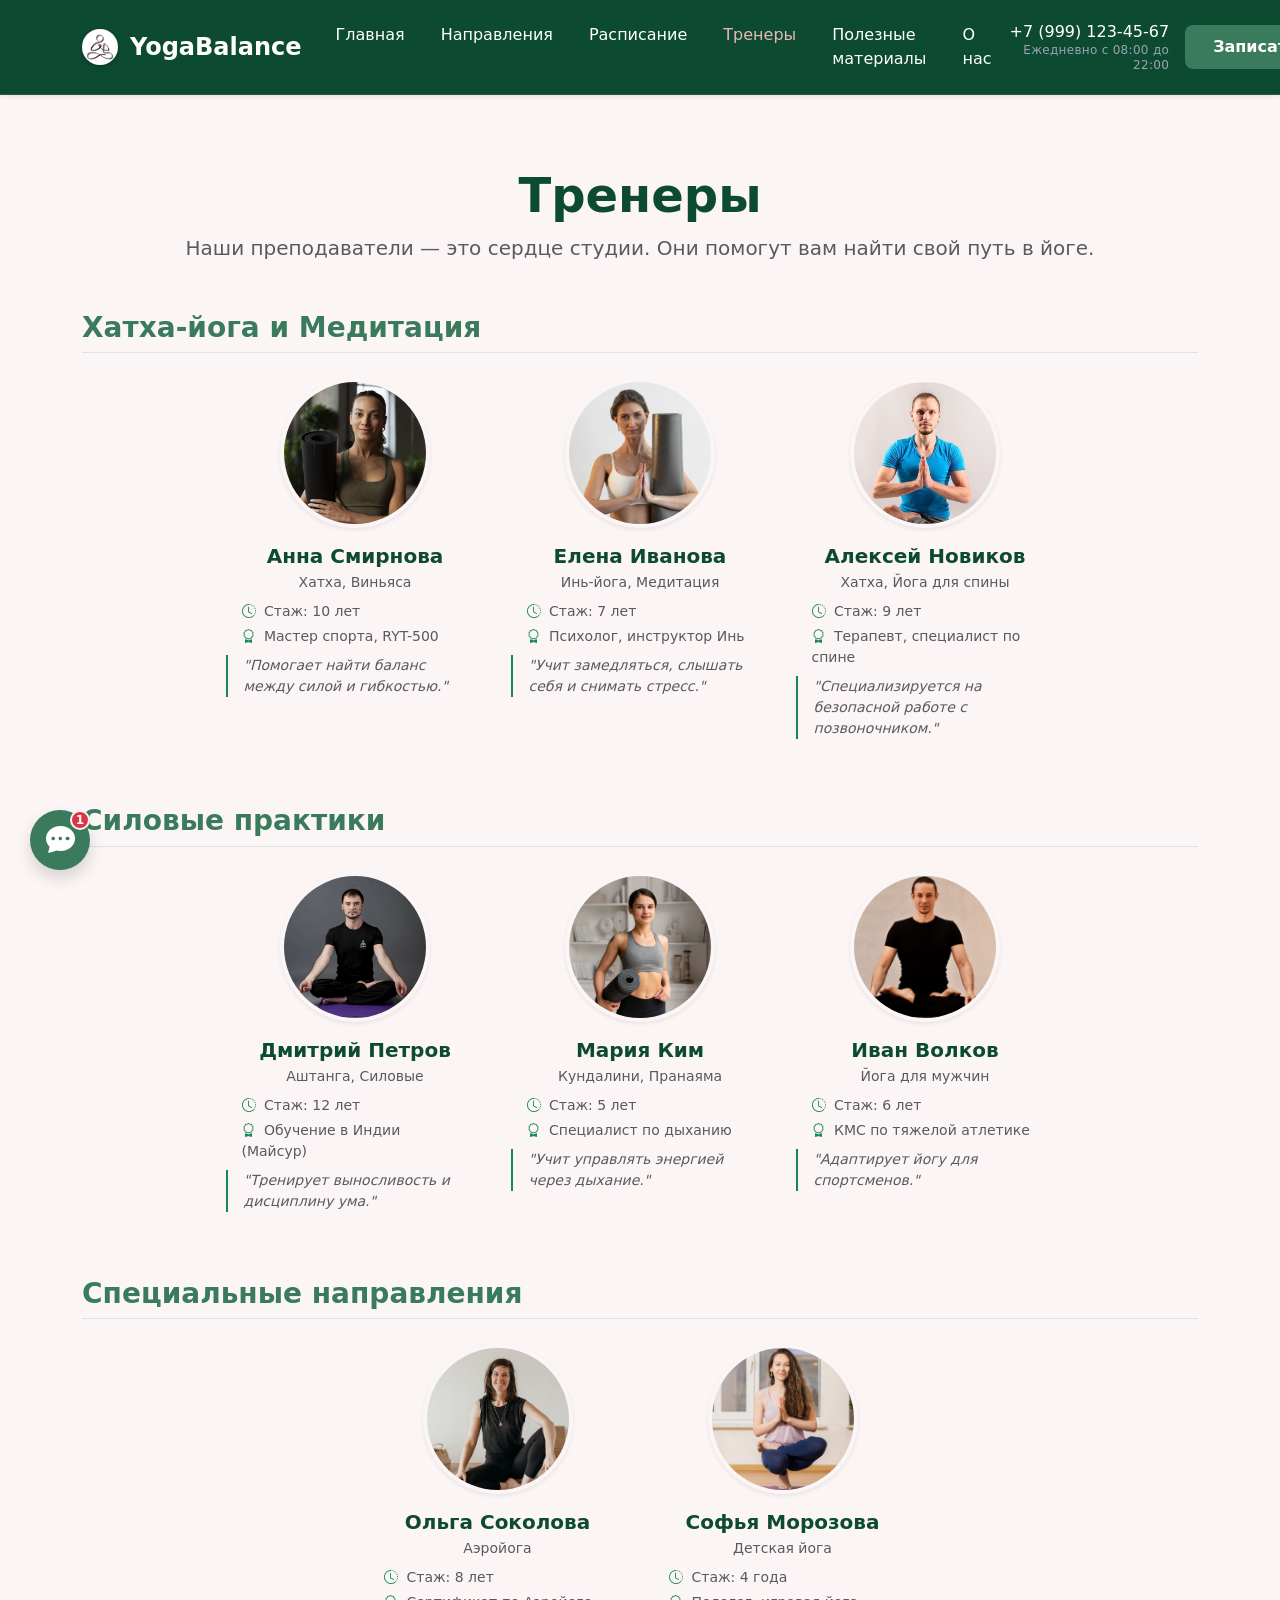
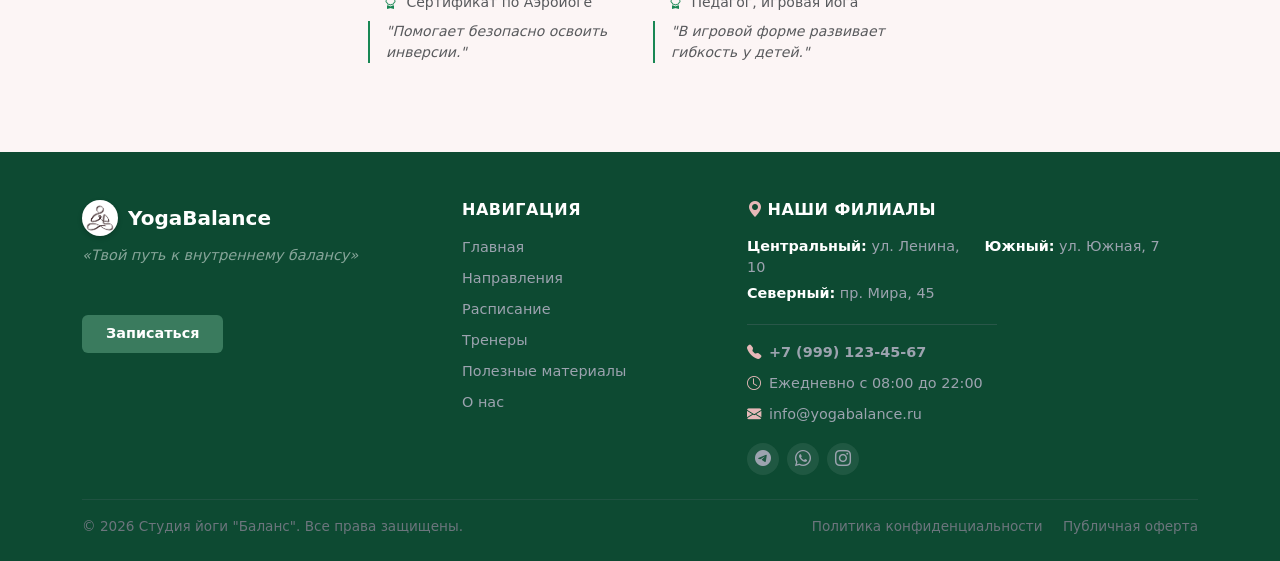
<file: trainers.html>
<!DOCTYPE html>
<html lang="ru">
<head>
    <meta charset="UTF-8">
    <meta name="viewport" content="width=device-width, initial-scale=1.0">
    <title>Тренеры – Студия йоги "Баланс"</title>
    <link href="https://cdn.jsdelivr.net/npm/bootstrap@5.3.3/dist/css/bootstrap.min.css" rel="stylesheet">
    <link rel="stylesheet" href="https://cdn.jsdelivr.net/npm/bootstrap-icons@1.11.1/font/bootstrap-icons.css">
    <link rel="stylesheet" href="css/custom.css">
</head>
<body>

    <nav class="navbar navbar-expand-lg navbar-custom sticky-top shadow-sm">
        <div class="container">
            <a class="navbar-brand navbar-brand-custom" href="index.html">
                <div class="logo-wrapper"><img src="images/yoga-up.png" alt="Логотип"></div>
                YogaBalance
            </a>
            <button class="navbar-toggler border-0" type="button" data-bs-toggle="collapse" data-bs-target="#mainNavbar">
                <span class="navbar-toggler-icon" style="filter: invert(1);"></span>
            </button>
            <div class="collapse navbar-collapse" id="mainNavbar">
                <ul class="navbar-nav mx-auto mb-2 mb-lg-0">
                    <li class="nav-item"><a class="nav-link nav-link-custom" href="index.html">Главная</a></li>
                    <li class="nav-item"><a class="nav-link nav-link-custom" href="catalog.html">Направления</a></li>
                    <li class="nav-item"><a class="nav-link nav-link-custom" href="schedule.html">Расписание</a></li>
                    <li class="nav-item"><a class="nav-link nav-link-custom active" href="trainers.html">Тренеры</a></li>
                    <li class="nav-item"><a class="nav-link nav-link-custom" href="materials.html">Полезные материалы</a></li>
                    <li class="nav-item"><a class="nav-link nav-link-custom" href="about.html">О нас</a></li>
                </ul>
                <div class="d-flex flex-column flex-lg-row align-items-center gap-3 mt-3 mt-lg-0">
                    <div class="d-flex flex-column text-center text-lg-end justify-content-center">
                        <!-- Убрали lh-1 и mb-1 -->
                        <a href="tel:+79991234567" class="nav-phone">+7 (999) 123-45-67</a>
                        <span class="nav-work-time">Ежедневно с 08:00 до 22:00</span>
                    </div>
                    <a href="order.html" class="btn btn-nav-order">Записаться</a>
                </div>
            </div>
        </div>
    </nav>

    <main class="container my-5 py-4">
        <div class="text-center mb-5">
            <h2 class="display-5 fw-bold text-dark">Тренеры</h2>
            <p class="lead text-muted">Наши преподаватели — это сердце студии. Они помогут вам найти свой путь в йоге.</p>
        </div>

        <section class="mb-5">
            <h3 class="mb-4 text-primary fw-bold border-bottom pb-2">Хатха-йога и Медитация</h3>
            <div class="row g-4 justify-content-center text-center">
                <div class="col-12 col-md-4 col-lg-3">
                    <button class="btn btn-link text-decoration-none p-0 w-100" data-bs-toggle="offcanvas" data-bs-target="#trainer1">
                        <img src="images/trainer-anna.jpg" onerror="this.src='https://placehold.co/300x300/e0eafc/333333?text=Анна'" class="rounded-circle mb-3 shadow-sm trainer-avatar" alt="Анна">
                        <h5 class="fw-bold text-dark mb-1">Анна Смирнова</h5>
                        <p class="text-muted small mb-2">Хатха, Виньяса</p>
                        <div class="text-start px-3 mb-2">
                            <span class="d-block text-muted small mb-1"><i class="bi bi-clock-history me-1 text-success"></i> Стаж: 10 лет</span>
                            <span class="d-block text-muted small mb-1"><i class="bi bi-award me-1 text-success"></i> Мастер спорта, RYT-500</span>
                        </div>
                        <p class="text-muted small px-3 fst-italic border-start border-2 border-success text-start">"Помогает найти баланс между силой и гибкостью."</p>
                    </button>
                </div>
                <div class="col-12 col-md-4 col-lg-3">
                    <button class="btn btn-link text-decoration-none p-0 w-100" data-bs-toggle="offcanvas" data-bs-target="#trainer2">
                        <img src="images/trainer-elena.jpg" onerror="this.src='https://placehold.co/300x300/ffd6d6/333333?text=Елена'" class="rounded-circle mb-3 shadow-sm trainer-avatar" alt="Елена">
                        <h5 class="fw-bold text-dark mb-1">Елена Иванова</h5>
                        <p class="text-muted small mb-2">Инь-йога, Медитация</p>
                        <div class="text-start px-3 mb-2">
                            <span class="d-block text-muted small mb-1"><i class="bi bi-clock-history me-1 text-success"></i> Стаж: 7 лет</span>
                            <span class="d-block text-muted small mb-1"><i class="bi bi-award me-1 text-success"></i> Психолог, инструктор Инь</span>
                        </div>
                        <p class="text-muted small px-3 fst-italic border-start border-2 border-success text-start">"Учит замедляться, слышать себя и снимать стресс."</p>
                    </button>
                </div>
                <div class="col-12 col-md-4 col-lg-3">
                    <button class="btn btn-link text-decoration-none p-0 w-100" data-bs-toggle="offcanvas" data-bs-target="#trainer5">
                        <img src="images/trainer-alexey.jpg" onerror="this.src='https://placehold.co/300x300/d4edda/333333?text=Алексей'" class="rounded-circle mb-3 shadow-sm trainer-avatar" alt="Алексей">
                        <h5 class="fw-bold text-dark mb-1">Алексей Новиков</h5>
                        <p class="text-muted small mb-2">Хатха, Йога для спины</p>
                        <div class="text-start px-3 mb-2">
                            <span class="d-block text-muted small mb-1"><i class="bi bi-clock-history me-1 text-success"></i> Стаж: 9 лет</span>
                            <span class="d-block text-muted small mb-1"><i class="bi bi-award me-1 text-success"></i> Терапевт, специалист по спине</span>
                        </div>
                        <p class="text-muted small px-3 fst-italic border-start border-2 border-success text-start">"Специализируется на безопасной работе с позвоночником."</p>
                    </button>
                </div>
            </div>
        </section>

        <section class="mb-5">
            <h3 class="mb-4 text-primary fw-bold border-bottom pb-2">Силовые практики</h3>
            <div class="row g-4 justify-content-center text-center">
                <div class="col-12 col-md-4 col-lg-3">
                    <button class="btn btn-link text-decoration-none p-0 w-100" data-bs-toggle="offcanvas" data-bs-target="#trainer3">
                        <img src="images/trainer-dmitry.jpg" onerror="this.src='https://placehold.co/300x300/d6b9b9/333333?text=Дмитрий'" class="rounded-circle mb-3 shadow-sm trainer-avatar" alt="Дмитрий">
                        <h5 class="fw-bold text-dark mb-1">Дмитрий Петров</h5>
                        <p class="text-muted small mb-2">Аштанга, Силовые</p>
                        <div class="text-start px-3 mb-2">
                            <span class="d-block text-muted small mb-1"><i class="bi bi-clock-history me-1 text-success"></i> Стаж: 12 лет</span>
                            <span class="d-block text-muted small mb-1"><i class="bi bi-award me-1 text-success"></i> Обучение в Индии (Майсур)</span>
                        </div>
                        <p class="text-muted small px-3 fst-italic border-start border-2 border-success text-start">"Тренирует выносливость и дисциплину ума."</p>
                    </button>
                </div>
                <div class="col-12 col-md-4 col-lg-3">
                    <button class="btn btn-link text-decoration-none p-0 w-100" data-bs-toggle="offcanvas" data-bs-target="#trainer4">
                        <img src="images/trainer-maria.jpg" onerror="this.src='https://placehold.co/300x300/3a7b5e/ffffff?text=Мария'" class="rounded-circle mb-3 shadow-sm trainer-avatar" alt="Мария">
                        <h5 class="fw-bold text-dark mb-1">Мария Ким</h5>
                        <p class="text-muted small mb-2">Кундалини, Пранаяма</p>
                        <div class="text-start px-3 mb-2">
                            <span class="d-block text-muted small mb-1"><i class="bi bi-clock-history me-1 text-success"></i> Стаж: 5 лет</span>
                            <span class="d-block text-muted small mb-1"><i class="bi bi-award me-1 text-success"></i> Специалист по дыханию</span>
                        </div>
                        <p class="text-muted small px-3 fst-italic border-start border-2 border-success text-start">"Учит управлять энергией через дыхание."</p>
                    </button>
                </div>
                <div class="col-12 col-md-4 col-lg-3">
                    <button class="btn btn-link text-decoration-none p-0 w-100" data-bs-toggle="offcanvas" data-bs-target="#trainer6">
                        <img src="images/trainer-ivan.jpg" onerror="this.src='https://placehold.co/300x300/f8d7d7/333333?text=Иван'" class="rounded-circle mb-3 shadow-sm trainer-avatar" alt="Иван">
                        <h5 class="fw-bold text-dark mb-1">Иван Волков</h5>
                        <p class="text-muted small mb-2">Йога для мужчин</p>
                        <div class="text-start px-3 mb-2">
                            <span class="d-block text-muted small mb-1"><i class="bi bi-clock-history me-1 text-success"></i> Стаж: 6 лет</span>
                            <span class="d-block text-muted small mb-1"><i class="bi bi-award me-1 text-success"></i> КМС по тяжелой атлетике</span>
                        </div>
                        <p class="text-muted small px-3 fst-italic border-start border-2 border-success text-start">"Адаптирует йогу для спортсменов."</p>
                    </button>
                </div>
            </div>
        </section>

        <section>
            <h3 class="mb-4 text-primary fw-bold border-bottom pb-2">Специальные направления</h3>
            <div class="row g-4 justify-content-center text-center">
                <div class="col-12 col-md-4 col-lg-3">
                    <button class="btn btn-link text-decoration-none p-0 w-100" data-bs-toggle="offcanvas" data-bs-target="#trainer7">
                        <img src="images/trainer-olga.jpg" onerror="this.src='https://placehold.co/300x300/e6e6fa/333333?text=Ольга'" class="rounded-circle mb-3 shadow-sm trainer-avatar" alt="Ольга">
                        <h5 class="fw-bold text-dark mb-1">Ольга Соколова</h5>
                        <p class="text-muted small mb-2">Аэройога</p>
                        <div class="text-start px-3 mb-2">
                            <span class="d-block text-muted small mb-1"><i class="bi bi-clock-history me-1 text-success"></i> Стаж: 8 лет</span>
                            <span class="d-block text-muted small mb-1"><i class="bi bi-award me-1 text-success"></i> Сертификат по Аэройоге</span>
                        </div>
                        <p class="text-muted small px-3 fst-italic border-start border-2 border-success text-start">"Помогает безопасно освоить инверсии."</p>
                    </button>
                </div>
                <div class="col-12 col-md-4 col-lg-3">
                    <button class="btn btn-link text-decoration-none p-0 w-100" data-bs-toggle="offcanvas" data-bs-target="#trainer8">
                        <img src="images/trainer-sofya.jpg" onerror="this.src='https://placehold.co/300x300/fffacd/333333?text=Софья'" class="rounded-circle mb-3 shadow-sm trainer-avatar" alt="Софья">
                        <h5 class="fw-bold text-dark mb-1">Софья Морозова</h5>
                        <p class="text-muted small mb-2">Детская йога</p>
                        <div class="text-start px-3 mb-2">
                            <span class="d-block text-muted small mb-1"><i class="bi bi-clock-history me-1 text-success"></i> Стаж: 4 года</span>
                            <span class="d-block text-muted small mb-1"><i class="bi bi-award me-1 text-success"></i> Педагог, игровая йога</span>
                        </div>
                        <p class="text-muted small px-3 fst-italic border-start border-2 border-success text-start">"В игровой форме развивает гибкость у детей."</p>
                    </button>
                </div>
            </div>
        </section>
    </main>

    <!-- OFFCANVAS ОКНА -->
    <div class="offcanvas offcanvas-end text-bg-dark" tabindex="-1" id="trainer1" style="width: 500px; max-width: 100%;">
        <div class="offcanvas-header"><button type="button" class="btn-close btn-close-white" data-bs-dismiss="offcanvas"></button></div>
        <div class="offcanvas-body text-center d-flex flex-column align-items-center">
            <img src="images/trainer-anna.jpg" onerror="this.src='https://placehold.co/300x300/e0eafc/333333?text=Анна'" class="rounded-circle mb-4 shadow" style="width: 200px; height: 200px; object-fit: cover;">
            <h2 class="fw-bold mb-1">Анна Смирнова</h2>
            <p class="mb-4" style="color: #e6b8b8;">Старший преподаватель</p>
            <p class="text-start">Мастер спорта по художественной гимнастике. Сертифицированный преподаватель Yoga Alliance (RYT-500).</p>
            <p class="text-start">Проводит занятия по Хатха-йоге и Виньяса-флоу. Акцентирует внимание на правильном дыхании, выравнивании тела и безопасности. Её классы подходят как для новичков, так и для продвинутых учеников.</p>
            <p class="text-start text-white-50 mb-4">Опыт преподавания: с 2014 года.</p>
            <a href="order.html?trainer=anna" class="btn btn-primary btn-lg w-100 mt-auto">Записаться к Анне</a>
        </div>
    </div>
    <div class="offcanvas offcanvas-end text-bg-dark" tabindex="-1" id="trainer2" style="width: 500px; max-width: 100%;">
        <div class="offcanvas-header"><button type="button" class="btn-close btn-close-white" data-bs-dismiss="offcanvas"></button></div>
        <div class="offcanvas-body text-center d-flex flex-column align-items-center">
            <img src="images/trainer-elena.jpg" onerror="this.src='https://placehold.co/300x300/ffd6d6/333333?text=Елена'" class="rounded-circle mb-4 shadow" style="width: 200px; height: 200px; object-fit: cover;">
            <h2 class="fw-bold mb-1">Елена Иванова</h2>
            <p class="mb-4" style="color: #e6b8b8;">Инструктор по медитации</p>
            <p class="text-start">Психолог, сертифицированный инструктор по Инь-йоге.</p>
            <p class="text-start">Помогает ученикам снять стресс и восстановить ресурс через долгие удержания поз и дыхательные практики. Создает на занятиях атмосферу полного покоя и безопасности.</p>
            <p class="text-start text-white-50 mb-4">Опыт преподавания: с 2017 года.</p>
            <a href="order.html?trainer=elena" class="btn btn-primary btn-lg w-100 mt-auto">Записаться к Елене</a>
        </div>
    </div>
    <div class="offcanvas offcanvas-end text-bg-dark" tabindex="-1" id="trainer3" style="width: 500px; max-width: 100%;">
        <div class="offcanvas-header"><button type="button" class="btn-close btn-close-white" data-bs-dismiss="offcanvas"></button></div>
        <div class="offcanvas-body text-center d-flex flex-column align-items-center">
            <img src="images/trainer-dmitry.jpg" onerror="this.src='https://placehold.co/300x300/d6b9b9/333333?text=Дмитрий'" class="rounded-circle mb-4 shadow" style="width: 200px; height: 200px; object-fit: cover;">
            <h2 class="fw-bold mb-1">Дмитрий Петров</h2>
            <p class="mb-4" style="color: #e6b8b8;">Преподаватель Аштанги</p>
            <p class="text-start">Более 12 лет личной практики. Изучал йогу в Индии (Майсур).</p>
            <p class="text-start">Проводит интенсивные силовые тренировки для тех, кто хочет развить выносливость и дисциплину. Внимательно следит за техникой выполнения асан.</p>
            <p class="text-start text-white-50 mb-4">Опыт преподавания: с 2012 года.</p>
            <a href="order.html?trainer=dmitry" class="btn btn-primary btn-lg w-100 mt-auto">Записаться к Дмитрию</a>
        </div>
    </div>
    <div class="offcanvas offcanvas-end text-bg-dark" tabindex="-1" id="trainer4" style="width: 500px; max-width: 100%;">
        <div class="offcanvas-header"><button type="button" class="btn-close btn-close-white" data-bs-dismiss="offcanvas"></button></div>
        <div class="offcanvas-body text-center d-flex flex-column align-items-center">
            <img src="images/trainer-maria.jpg" onerror="this.src='https://placehold.co/300x300/3a7b5e/ffffff?text=Мария'" class="rounded-circle mb-4 shadow" style="width: 200px; height: 200px; object-fit: cover;">
            <h2 class="fw-bold mb-1">Мария Ким</h2>
            <p class="mb-4" style="color: #e6b8b8;">Инструктор Кундалини</p>
            <p class="text-start">Специалист по энергетическим практикам и дыханию (Пранаяма).</p>
            <p class="text-start">На её занятиях вы научитесь управлять своей энергией, избавитесь от внутренних блоков и почувствуете прилив сил.</p>
            <p class="text-start text-white-50 mb-4">Опыт преподавания: с 2019 года.</p>
            <a href="order.html?trainer=maria" class="btn btn-primary btn-lg w-100 mt-auto">Записаться к Марии</a>
        </div>
    </div>
    <div class="offcanvas offcanvas-end text-bg-dark" tabindex="-1" id="trainer5" style="width: 500px; max-width: 100%;">
        <div class="offcanvas-header"><button type="button" class="btn-close btn-close-white" data-bs-dismiss="offcanvas"></button></div>
        <div class="offcanvas-body text-center d-flex flex-column align-items-center">
            <img src="images/trainer-alexey.jpg" onerror="this.src='https://placehold.co/300x300/d4edda/333333?text=Алексей'" class="rounded-circle mb-4 shadow" style="width: 200px; height: 200px; object-fit: cover;">
            <h2 class="fw-bold mb-1">Алексей Новиков</h2>
            <p class="mb-4" style="color: #e6b8b8;">Инструктор Хатха-йоги</p>
            <p class="text-start">Специализируется на терапевтической йоге и здоровье спины.</p>
            <p class="text-start">Его занятия идеально подходят для людей с сидячей работой и проблемами с осанкой. Поможет мягко исправить зажимы и укрепить мышечный корсет.</p>
            <p class="text-start text-white-50 mb-4">Опыт преподавания: с 2015 года.</p>
            <a href="order.html?trainer=alexey" class="btn btn-primary btn-lg w-100 mt-auto">Записаться к Алексею</a>
        </div>
    </div>
    <div class="offcanvas offcanvas-end text-bg-dark" tabindex="-1" id="trainer6" style="width: 500px; max-width: 100%;">
        <div class="offcanvas-header"><button type="button" class="btn-close btn-close-white" data-bs-dismiss="offcanvas"></button></div>
        <div class="offcanvas-body text-center d-flex flex-column align-items-center">
            <img src="images/trainer-ivan.jpg" onerror="this.src='https://placehold.co/300x300/f8d7d7/333333?text=Иван'" class="rounded-circle mb-4 shadow" style="width: 200px; height: 200px; object-fit: cover;">
            <h2 class="fw-bold mb-1">Иван Волков</h2>
            <p class="mb-4" style="color: #e6b8b8;">Инструктор силовых практик</p>
            <p class="text-start">КМС по тяжелой атлетике. Адаптирует йогу для мужчин и профессиональных спортсменов.</p>
            <p class="text-start">Поможет развить силу, гибкость и предотвратить травмы. Его тренировки — это баланс между тяжелой работой и осознанностью.</p>
            <p class="text-start text-white-50 mb-4">Опыт преподавания: с 2018 года.</p>
            <a href="order.html?trainer=ivan" class="btn btn-primary btn-lg w-100 mt-auto">Записаться к Ивану</a>
        </div>
    </div>
    <div class="offcanvas offcanvas-end text-bg-dark" tabindex="-1" id="trainer7" style="width: 500px; max-width: 100%;">
        <div class="offcanvas-header"><button type="button" class="btn-close btn-close-white" data-bs-dismiss="offcanvas"></button></div>
        <div class="offcanvas-body text-center d-flex flex-column align-items-center">
            <img src="images/trainer-olga.jpg" onerror="this.src='https://placehold.co/300x300/e6e6fa/333333?text=Ольга'" class="rounded-circle mb-4 shadow" style="width: 200px; height: 200px; object-fit: cover;">
            <h2 class="fw-bold mb-1">Ольга Соколова</h2>
            <p class="mb-4" style="color: #e6b8b8;">Инструктор Аэройоги</p>
            <p class="text-start">Работа с гамаками. Помогает безопасно освоить инверсии и вытяжение позвоночника.</p>
            <p class="text-start">Аэройога — это отличный способ разгрузить спину и получить новые ощущения от практики. Уделяет особое внимание страховке и комфорту.</p>
            <p class="text-start text-white-50 mb-4">Опыт преподавания: с 2016 года.</p>
            <a href="order.html?trainer=olga" class="btn btn-primary btn-lg w-100 mt-auto">Записаться к Ольге</a>
        </div>
    </div>
    <div class="offcanvas offcanvas-end text-bg-dark" tabindex="-1" id="trainer8" style="width: 500px; max-width: 100%;">
        <div class="offcanvas-header"><button type="button" class="btn-close btn-close-white" data-bs-dismiss="offcanvas"></button></div>
        <div class="offcanvas-body text-center d-flex flex-column align-items-center">
            <img src="images/trainer-sofya.jpg" onerror="this.src='https://placehold.co/300x300/fffacd/333333?text=Софья'" class="rounded-circle mb-4 shadow" style="width: 200px; height: 200px; object-fit: cover;">
            <h2 class="fw-bold mb-1">Софья Морозова</h2>
            <p class="mb-4" style="color: #e6b8b8;">Детский инструктор</p>
            <p class="text-start">Педагог. Проводит игровую йогу для детей от 4 до 12 лет.</p>
            <p class="text-start">В легкой и игровой форме помогает детям развить гибкость, координацию и уверенность в себе. Находит подход к каждому ребенку.</p>
            <p class="text-start text-white-50 mb-4">Опыт преподавания: с 2020 года.</p>
            <a href="order.html?trainer=sofya" class="btn btn-primary btn-lg w-100 mt-auto">Записаться к Софье</a>
        </div>
    </div>

    <footer class="pt-5 pb-4 mt-auto">
        <div class="container">
            <div class="row g-4 mb-4">
                
                <!-- 1. Логотип, слоган и кнопка -->
                <div class="col-12 col-lg-4">
                    <a href="index.html" class="d-flex align-items-center text-decoration-none mb-2">
                        <div class="logo-wrapper" style="width: 36px; height: 36px; margin-right: 10px;">
                            <img src="images/yoga-up.png" alt="Логотип">
                        </div>
                        <h5 class="fw-bold mb-0 text-white">YogaBalance</h5>
                    </a>
                    <p class="fst-italic text-white-50 mb-5">«Твой путь к внутреннему балансу»</p>
                    <a href="order.html" class="btn btn-footer-order">Записаться</a>
                </div>

                <!-- 2. Навигация -->
                <div class="col-12 col-md-6 col-lg-3">
                    <h6 class="fw-bold mb-3 text-white text-uppercase">Навигация</h6>
                    <ul class="list-unstyled mb-0">
                        <li class="mb-2"><a href="index.html">Главная</a></li>
                        <li class="mb-2"><a href="catalog.html">Направления</a></li>
                        <li class="mb-2"><a href="schedule.html">Расписание</a></li>
                        <li class="mb-2"><a href="trainers.html">Тренеры</a></li>
                        <li class="mb-2"><a href="materials.html">Полезные материалы</a></li>
                        <li><a href="about.html">О нас</a></li>
                    </ul>
                </div>

                <!-- 3. Филиалы и контакты -->
                <div class="col-12 col-md-6 col-lg-5">
                    <h6 class="fw-bold mb-3 text-white text-uppercase">
                        <i class="bi bi-geo-alt-fill me-1" style="color: #e6b8b8;"></i>Наши филиалы
                    </h6>
                    
                    <div class="row mb-3">
                        <div class="col-sm-6 mb-1"><span class="text-white fw-bold">Центральный:</span> ул. Ленина, 10</div>
                        <div class="col-sm-6 mb-1"><span class="text-white fw-bold">Южный:</span> ул. Южная, 7</div>
                        <div class="col-sm-6 mb-1"><span class="text-white fw-bold">Северный:</span> пр. Мира, 45</div>
                    </div>
                    
                    <hr class="border-secondary my-3" style="max-width: 250px; opacity: 0.3;">

                    <div class="mb-0">
                        <p class="mb-2"><i class="bi bi-telephone-fill me-2"></i><a href="tel:+79991234567" class="footer-contact-link fw-bold">+7 (999) 123-45-67</a></p>
                        <p class="mb-2"><i class="bi bi-clock me-2"></i>Ежедневно с 08:00 до 22:00</p>
                        <p class="mb-3"><i class="bi bi-envelope-fill me-2"></i><a href="mailto:info@yogabalance.ru" class="footer-contact-link">info@yogabalance.ru</a></p>
                        
                        <div class="d-flex gap-2">
                            <a href="#" class="social-icon"><i class="bi bi-telegram"></i></a>
                            <a href="#" class="social-icon"><i class="bi bi-whatsapp"></i></a>
                            <a href="#" class="social-icon"><i class="bi bi-instagram"></i></a>
                        </div>
                    </div>
                </div>

            </div>
            
            <hr class="border-secondary mb-3" style="opacity: 0.2;">
            
            <div class="row align-items-center">
                <div class="col-md-6 text-center text-md-start footer-copy">
                    &copy; 2026 Студия йоги "Баланс". Все права защищены.
                </div>
                <div class="col-md-6 text-center text-md-end mt-2 mt-md-0 footer-copy">
                    <a href="#" class="me-3">Политика конфиденциальности</a>
                    <a href="#">Публичная оферта</a>
                </div>
            </div>
        </div>
    </footer>

    <button id="scrollTopBtn" class="btn" aria-label="Наверх">
        <img src="images/yoga-up.png" alt="Наверх">
    </button>

    <!-- ВИДЖЕТ КОНСУЛЬТАНТА (ЧАТ) -->
    <div class="consultant-widget">
        <!-- Само всплывающее окно -->
        <div class="consultant-popup" id="consultantPopup">
            <button type="button" class="btn-close consultant-close" aria-label="Закрыть" onclick="toggleConsultant()"></button>
            <div class="d-flex align-items-center mb-3">
                <div class="consultant-avatar me-3">
                    <i class="bi bi-person-badge"></i>
                </div>
                <div>
                    <h6 class="fw-bold mb-0 text-dark">Анна, менеджер</h6>
                    <small class="text-success"><i class="bi bi-circle-fill" style="font-size: 0.5rem; vertical-align: middle;"></i> Онлайн</small>
                </div>
            </div>
            <p class="text-muted small mb-3">Здравствуйте! Помочь вам выбрать направление или ответить на вопросы?</p>
            <div class="d-grid gap-2">
                <a href="https://wa.me/79991234567" target="_blank" class="btn btn-success btn-sm rounded-pill text-start">
                    <i class="bi bi-whatsapp me-2"></i> Написать в WhatsApp
                </a>
                <a href="https://t.me/yogabalance" target="_blank" class="btn btn-primary btn-sm rounded-pill text-start" style="background-color: #0088cc; border-color: #0088cc;">
                    <i class="bi bi-telegram me-2"></i> Написать в Telegram
                </a>
                <a href="tel:+79991234567" class="btn btn-outline-secondary btn-sm rounded-pill text-start">
                    <i class="bi bi-telephone me-2"></i> Позвонить
                </a>
            </div>
        </div>

        <!-- Кнопка вызова консультанта -->
        <button class="consultant-btn shadow" onclick="toggleConsultant()" aria-label="Связаться с консультантом">
            <i class="bi bi-chat-dots-fill"></i>
            <span class="consultant-badge">1</span>
        </button>
    </div>

    <script src="https://cdn.jsdelivr.net/npm/bootstrap@5.3.3/dist/js/bootstrap.bundle.min.js"></script>
    <script>
            // Скрипт для виджета консультанта
        function toggleConsultant() {
            const popup = document.getElementById('consultantPopup');
            const badge = document.querySelector('.consultant-badge');
            
            if (popup.classList.contains('show-popup')) {
                popup.classList.remove('show-popup');
            } else {
                popup.classList.add('show-popup');
                // Скрываем красный бейджик, когда пользователь открыл чат
                if (badge) badge.style.display = 'none'; 
            }
        }
        const scrollTopBtn = document.getElementById('scrollTopBtn');
        window.onscroll = function() {
            if (document.body.scrollTop > 300 || document.documentElement.scrollTop > 300) {
                scrollTopBtn.style.display = 'block';
            } else {
                scrollTopBtn.style.display = 'none';
            }
        };
        scrollTopBtn.addEventListener('click', () => {
            window.scrollTo({ top: 0, behavior: 'smooth' });
        });
    </script>
</body>
</html>
</file>
<file: css/custom.css>
/* =========================================
   ПЕРЕМЕННЫЕ И БАЗОВЫЕ НАСТРОЙКИ
   ========================================= */
:root {
    --bs-primary: #3a7b5e;
    --bs-primary-rgb: 58, 123, 94;
    --bs-dark: #0d4a32;
    --bs-dark-rgb: 13, 74, 50;
    --bs-light: #fcf5f5;
    --bs-body-bg: #fcf5f5;
    --bs-body-color: #333333;
}

body {
    display: flex;
    flex-direction: column;
    min-height: 100vh;
    background-color: var(--bs-body-bg);
}
main {
    flex: 1 0 auto;
}
footer {
    flex-shrink: 0;
}

/* =========================================
   КНОПКИ И ГЛОБАЛЬНЫЕ СТИЛИ
   ========================================= */
.btn-primary {
    --bs-btn-bg: var(--bs-primary);
    --bs-btn-border-color: var(--bs-primary);
    --bs-btn-hover-bg: var(--bs-dark);
    --bs-btn-hover-border-color: var(--bs-dark);
    --bs-btn-active-bg: var(--bs-dark);
    --bs-btn-active-border-color: var(--bs-dark);
}
.btn-outline-primary {
    --bs-btn-color: var(--bs-primary);
    --bs-btn-border-color: var(--bs-primary);
    --bs-btn-hover-bg: var(--bs-primary);
    --bs-btn-hover-border-color: var(--bs-primary);
    --bs-btn-active-bg: var(--bs-primary);
    --bs-btn-active-border-color: var(--bs-primary);
}

.btn:focus, .btn:active:focus, .btn-check:focus + .btn, 
.form-control:focus, .form-select:focus, .form-check-input:focus,
.navbar-toggler:focus {
    border-color: #3a7b5e !important;
    box-shadow: 0 0 0 0.25rem rgba(58, 123, 94, 0.25) !important;
    outline: none !important;
}
.btn-outline-primary:active, .btn-outline-primary.active {
    background-color: #3a7b5e !important;
    border-color: #3a7b5e !important;
    color: #fff !important;
}
.form-check-input:checked {
    background-color: #3a7b5e !important;
    border-color: #3a7b5e !important;
}
::selection {
    background-color: #e6b8b8;
    color: #0d4a32;
}

/* =========================================
   ШАПКА (NAVBAR)
   ========================================= */
.navbar-custom {
    background-color: #0d4a32 !important;
    border-bottom: 1px solid rgba(255,255,255,0.1);
    padding: 15px 0;
    z-index: 1040 !important;
}

.navbar-brand-custom {
    font-size: 1.5rem;
    font-weight: 700;
    color: #ffffff !important;
    display: flex;
    align-items: center;
}

.logo-wrapper {
    width: 36px;
    height: 36px;
    background-color: #ffffff;
    border-radius: 50%;
    overflow: hidden;
    display: flex;
    align-items: center;
    justify-content: center;
    margin-right: 12px;
    box-shadow: 0 2px 5px rgba(0,0,0,0.2);
}
.logo-wrapper img {
    width: 100%;
    height: 100%;
    object-fit: cover;
    transform: scale(1.7);
}

.nav-link-custom {
    color: #ffffff !important; 
    font-weight: 500;
    margin: 0 10px;
    transition: color 0.2s ease;
}
.nav-link-custom:hover, .nav-link-custom.active {
    color: #e6b8b8 !important;
}

.nav-phone {
    color: #ffffff !important;
    font-weight: 500;
    text-decoration: none;
    font-size: 1rem;
    line-height: 1.2;
    margin-bottom: 2px;
    white-space: nowrap;
}
.nav-phone:hover {
    color: #e6b8b8 !important;
}

.nav-work-time {
    font-size: 0.75rem;
    color: #9ca3af !important;
    letter-spacing: 0.3px;
    line-height: 1.2;
}

.btn-nav-order {
    background-color: #3a7b5e;
    color: white !important;
    border: none;
    padding: 10px 28px; 
    border-radius: 8px;
    font-weight: 600;
    transition: background-color 0.2s ease;
    text-align: center;
    text-decoration: none;
    display: inline-block;
}
.btn-nav-order:hover {
    background-color: #2b5c46;
    color: white !important;
}

/* =========================================
   HERO-БЛОК (ГЛАВНАЯ)
   ========================================= */
.hero-img-custom {
    border-radius: 2rem 8rem 2rem 8rem;
    box-shadow: 0 25px 50px -12px rgba(13, 74, 50, 0.25);
    position: relative;
    z-index: 2;
    width: 100%;
    max-height: 550px;
    object-fit: cover;
    transition: transform 0.4s ease;
}
.hero-img-custom:hover {
    transform: scale(1.02);
}
.hero-image-wrapper {
    padding: 10px;
}
.hero-blob {
    position: absolute;
    top: -20px;
    right: -20px;
    width: 80%;
    height: 90%;
    background: linear-gradient(135deg, #e6b8b8 0%, #3a7b5e 100%);
    border-radius: 50%;
    filter: blur(60px);
    opacity: 0.3;
    z-index: 1;
}

/* =========================================
   КОМПОНЕНТЫ (Карточки, иконки, таблицы)
   ========================================= */
.card {
    transition: transform 0.3s ease, box-shadow 0.3s ease;
}
.card:hover {
    transform: translateY(-5px);
    box-shadow: 0 10px 20px rgba(13, 74, 50, 0.15);
}

.feature-box {
    transition: transform 0.3s ease, box-shadow 0.3s ease;
}
.feature-box:hover {
    transform: translateY(-8px);
    box-shadow: 0 15px 30px rgba(13, 74, 50, 0.1) !important;
}
.feature-icon {
    width: 70px;
    height: 70px;
    background-color: #fdf2f2;
    color: #3a7b5e;
    border-radius: 50%;
    display: flex;
    align-items: center;
    justify-content: center;
    font-size: 2rem;
    transition: all 0.3s ease;
}
.feature-box:hover .feature-icon {
    background-color: #3a7b5e;
    color: #ffffff;
}

.trainer-avatar {
    width: 150px;
    height: 150px;
    object-fit: cover;
    border: 4px solid transparent;
    transition: transform 0.3s ease, border-color 0.3s ease;
}
.btn-link:hover .trainer-avatar {
    transform: scale(1.05);
    border-color: var(--bs-primary);
}

.custom-table th {
    background-color: var(--bs-primary);
    color: white;
    font-weight: 600;
}

.accordion-button:not(.collapsed) {
    background-color: #fdf2f2 !important;
    color: #0d4a32 !important;
    box-shadow: inset 0 calc(-1 * var(--bs-accordion-border-width)) 0 var(--bs-accordion-border-color);
}

.alert-custom {
    background-color: #fdf2f2;
    color: #0d4a32;
    border: 1px solid #e6b8b8;
    border-radius: 8px;
}

/* Хлебные крошки */
.breadcrumb {
    --bs-breadcrumb-divider: '/';
    --bs-breadcrumb-divider-color: #9ca3af;
    background-color: transparent;
    padding: 0;
    margin-bottom: 1.5rem;
}
.breadcrumb-item a {
    color: #3a7b5e !important;
    text-decoration: none !important;
    font-weight: 500;
}
.breadcrumb-item a:hover {
    color: #0d4a32 !important;
    text-decoration: underline !important;
}
.breadcrumb-item.active {
    color: #6c757d !important;
}

/* =========================================
   ИДЕАЛЬНЫЙ ФУТЕР
   ========================================= */
footer {
    background-color: #0d4a32 !important;
    font-size: 0.9rem;
    color: #9ca3af;
}
footer h5 { font-size: 1.25rem; }
footer h6 { font-size: 1rem; letter-spacing: 0.5px; margin-bottom: 1rem; }

footer a, footer p, footer li {
    color: #9ca3af !important;
    text-decoration: none;
    line-height: 1.6;
    transition: color 0.2s ease;
}
footer a:hover { color: #e6b8b8 !important; }
footer p i { color: #e6b8b8 !important; }

.btn-footer-order {
    background-color: #3a7b5e;
    color: white !important;
    border: none;
    padding: 8px 24px;
    border-radius: 6px;
    font-weight: 600;
    font-size: 0.9rem;
    transition: background-color 0.2s ease;
    text-decoration: none;
    display: inline-block;
}
.btn-footer-order:hover {
    background-color: #2b5c46;
    color: white !important;
}

.social-icon {
    display: inline-flex;
    align-items: center;
    justify-content: center;
    width: 32px;
    height: 32px;
    font-size: 1rem;
    border-radius: 50%;
    background-color: rgba(255, 255, 255, 0.08);
    color: #9ca3af !important;
    transition: all 0.3s ease;
}
.social-icon:hover {
    background-color: #e6b8b8 !important;
    color: #0d4a32 !important;
    transform: translateY(-2px);
}

.footer-copy { font-size: 0.85rem; color: #6c757d !important; }
.footer-copy a { font-size: 0.85rem; color: #6c757d !important; }
.footer-copy a:hover { color: #e6b8b8 !important; }

/* =========================================
   КНОПКА "НАВЕРХ" И ЧАТ-ВИДЖЕТ
   ========================================= */
#scrollTopBtn {
    position: fixed;
    bottom: 30px;
    right: 30px;
    width: 60px;
    height: 60px;
    display: none;
    z-index: 1050;
    border-radius: 50%;
    background-color: #ffffff;
    border: 2px solid var(--bs-primary);
    box-shadow: 0 4px 15px rgba(0,0,0,0.2);
    transition: all 0.3s ease;
    padding: 0;
    overflow: hidden;
}
#scrollTopBtn:hover {
    transform: translateY(-5px);
    background-color: var(--bs-light);
}
#scrollTopBtn img {
    width: 100%;
    height: 100%;
    object-fit: cover;
    transform: scale(1.6);
    transition: transform 0.3s ease;
}

/* Виджет консультанта */
.consultant-widget {
    position: fixed;
    bottom: 30px;
    left: 30px;
    z-index: 1060;
    display: flex;
    flex-direction: column;
    align-items: flex-start;
}
.consultant-btn {
    width: 60px;
    height: 60px;
    border-radius: 50%;
    background-color: #3a7b5e;
    color: white;
    border: none;
    font-size: 1.8rem;
    display: flex;
    align-items: center;
    justify-content: center;
    cursor: pointer;
    position: relative;
    transition: all 0.3s ease;
}
.consultant-btn:hover {
    background-color: #0d4a32;
    transform: scale(1.05);
}
.consultant-badge {
    position: absolute;
    top: 0;
    right: 0;
    background-color: #dc3545;
    color: white;
    font-size: 0.75rem;
    font-weight: bold;
    width: 20px;
    height: 20px;
    border-radius: 50%;
    display: flex;
    align-items: center;
    justify-content: center;
    border: 2px solid #fcf5f5;
}
.consultant-popup {
    background-color: #ffffff;
    width: 300px;
    padding: 20px;
    border-radius: 15px;
    box-shadow: 0 10px 30px rgba(0,0,0,0.15);
    margin-bottom: 15px;
    position: relative;
    display: none;
    border: 1px solid rgba(58, 123, 94, 0.1);
}
.consultant-popup.show-popup {
    display: block;
    animation: slideUp 0.3s ease forwards;
}
@keyframes slideUp {
    from { opacity: 0; transform: translateY(20px); }
    to { opacity: 1; transform: translateY(0); }
}
.consultant-close {
    position: absolute;
    top: 15px;
    right: 15px;
    font-size: 0.7rem;
}
.consultant-avatar {
    width: 45px;
    height: 45px;
    background-color: #fdf2f2;
    color: #3a7b5e;
    border-radius: 50%;
    display: flex;
    align-items: center;
    justify-content: center;
    font-size: 1.5rem;
}

/* =========================================
   ВСПЛЫВАЮЩИЕ УВЕДОМЛЕНИЯ (ТОСТЫ)
   ========================================= */
.toast-container {
    margin-top: 80px;
}
.toast {
    min-width: 300px;
    border-left: 5px solid #3a7b5e !important;
    backdrop-filter: blur(10px);
}
.toast-body {
    padding: 5px;
}

/* Адаптив */
@media (max-width: 991px) {
    .hero-img-custom {
        border-radius: 2rem;
        max-height: 400px;
    }
}
@media (max-width: 576px) {
    .consultant-widget { bottom: 20px; left: 20px; }
    .consultant-popup { width: 260px; }
    .consultant-btn { width: 50px; height: 50px; font-size: 1.5rem; }
}
/* =========================================
   СТИЛИ ДЛЯ ВКЛАДОК ДНЕЙ НЕДЕЛИ (НАВ-ПИЛЛС)
   ========================================= */

/* Цвет текста для неактивных вкладок */
.nav-pills .nav-link {
    color: var(--bs-primary) !important; /* Делаем текст зеленым */
    font-weight: 600;
    border-radius: 50px;
    padding: 8px 24px;
    margin: 0 4px;
    transition: all 0.2s ease;
}

/* Фон для активной вкладки */
.nav-pills .nav-link.active {
    background-color: var(--bs-primary) !important; /* Фон фирменный зеленый */
    color: white !important; /* Текст белый */
    box-shadow: 0 4px 10px rgba(58, 123, 94, 0.3);
}

/* Красивый эффект при наведении на неактивные вкладки */
.nav-pills .nav-link:hover {
    background-color: #fdf2f2; /* Нежно-розовый фон */
    color: var(--bs-dark) !important; /* Темно-зеленый текст */
}

/* Убираем стандартную синюю обводку при клике */
.nav-pills .nav-link:focus {
    outline: none;
    box-shadow: none;
}
</file>
